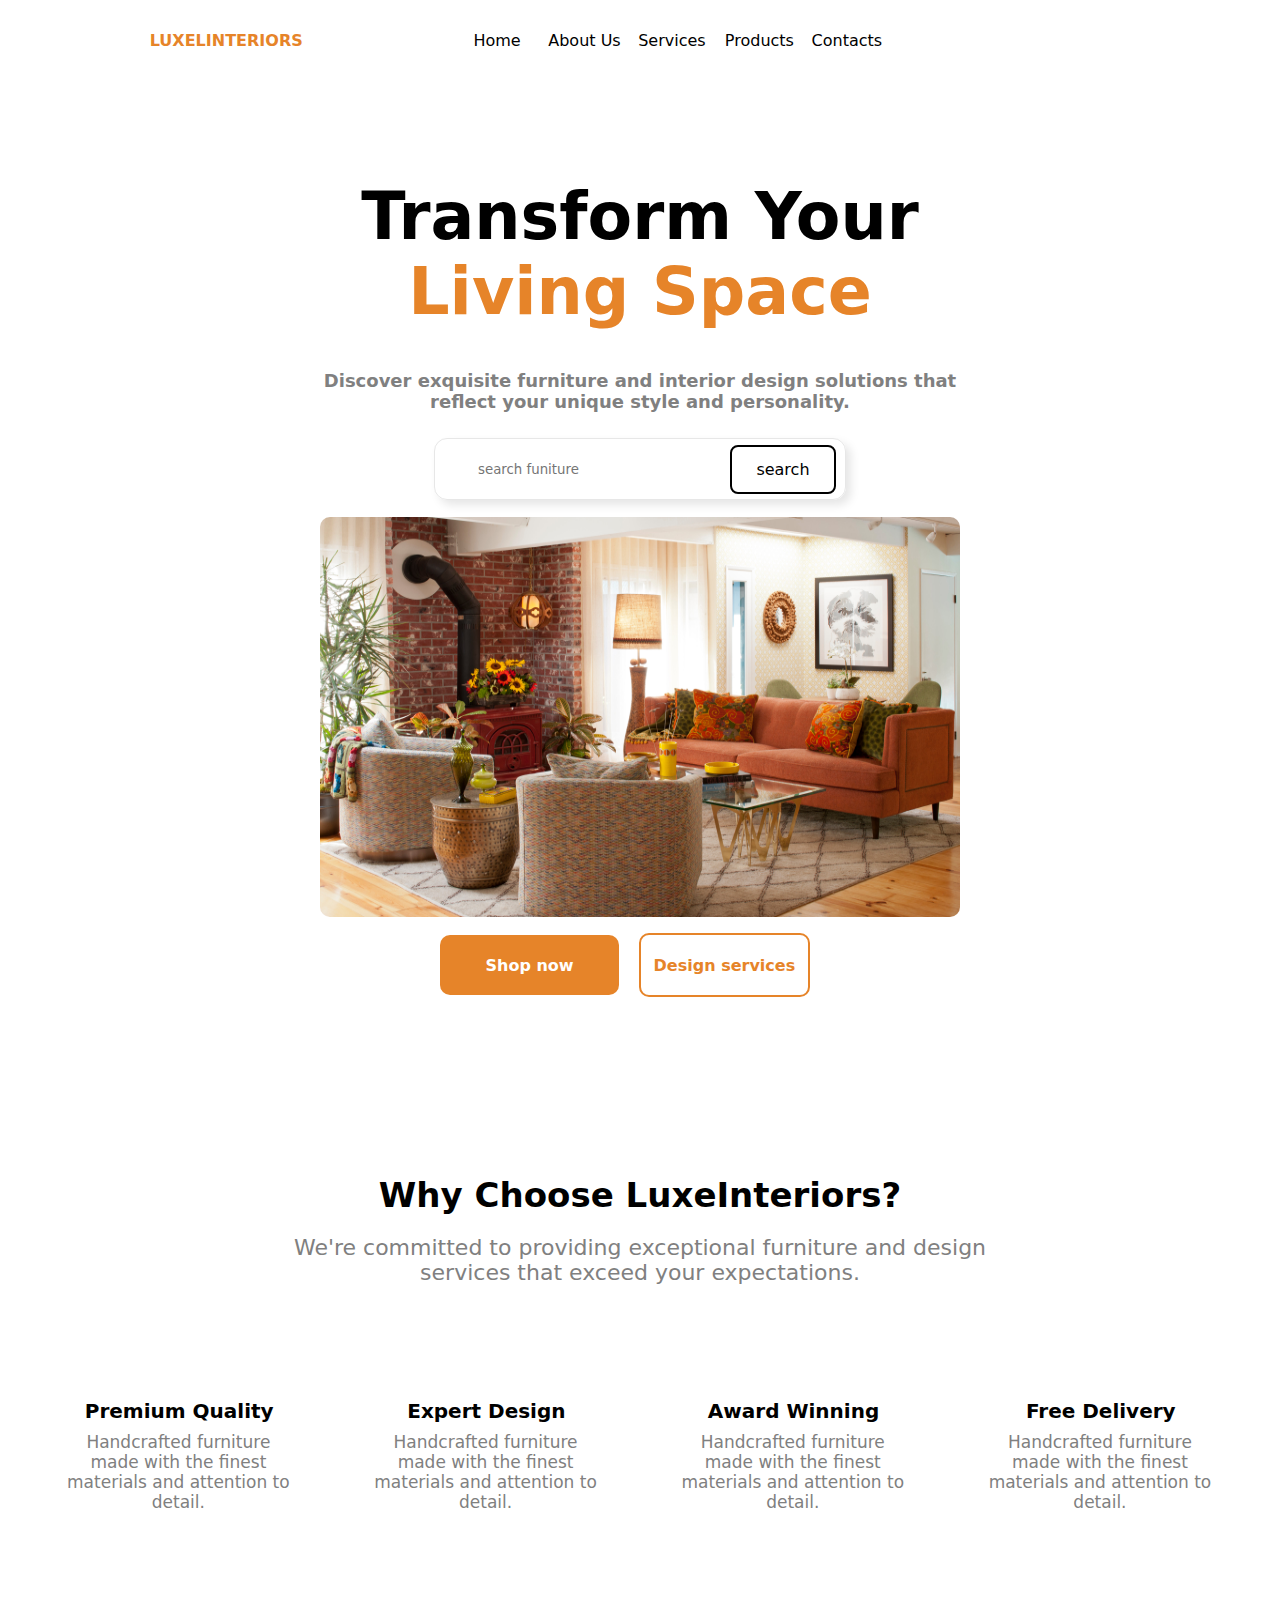
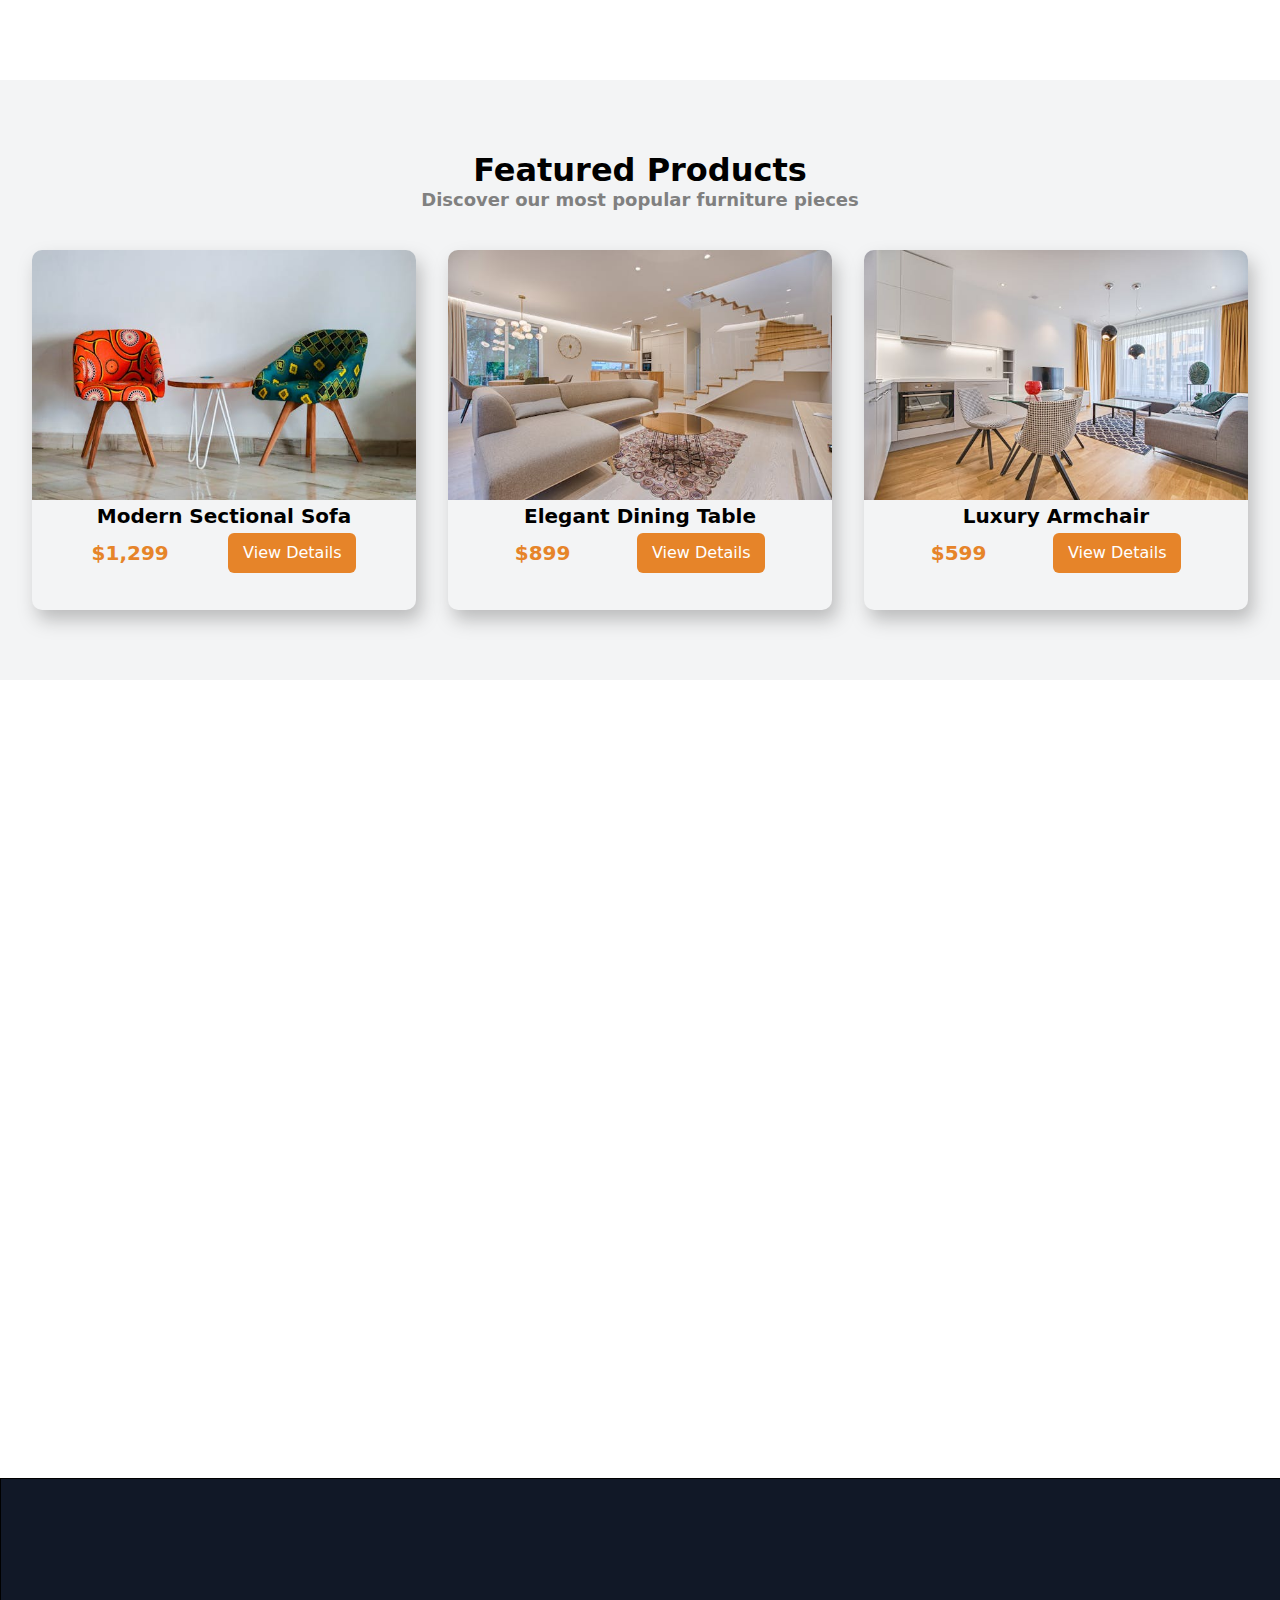
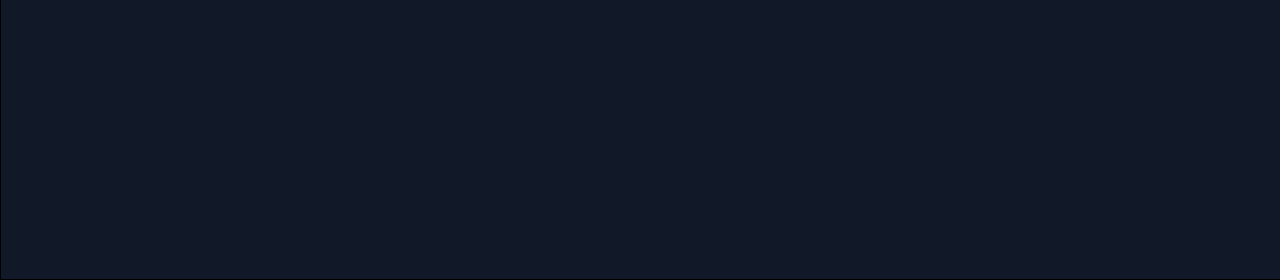
<file: index.html>
<!DOCTYPE html>
<html lang="en">
<head>
    <meta charset="UTF-8">
    <meta name="viewport" content="width=device-width, initial-scale=1.0">
    <title>LUXELINTERIORS</title>
    <link rel='stylesheet' href='https://cdn-uicons.flaticon.com/3.0.0/uicons-bold-rounded/css/uicons-bold-rounded.css'>
    <link rel='stylesheet' href='https://cdn-uicons.flaticon.com/3.0.0/uicons-solid-straight/css/uicons-solid-straight.css'>
    <link rel="stylesheet" href="index.css">
    <link rel='stylesheet' href='https://cdn-uicons.flaticon.com/3.0.0/uicons-regular-straight/css/uicons-regular-straight.css'>
    <link rel='stylesheet' href='https://cdn-uicons.flaticon.com/3.0.0/uicons-regular-rounded/css/uicons-regular-rounded.css'>
    <link rel='stylesheet' href='https://cdn-uicons.flaticon.com/3.0.0/uicons-thin-chubby/css/uicons-thin-chubby.css'>
</head>
<body>
    <!-- This is the header of the webpage, it contains the nav bar and the logo-->
    <header>
        <!-- This contains the navigation menu (the logo, the homepage link and the cart link)-->
        <nav>
            <!-- The logo-->
            <div class="logo">
                <i class="fi fi-ss-home"></i>
                <p>LUXELINTERIORS</p>
            </div>
            <!-- This contains the homepage, aboutus, services, products and contacts links-->
            <div class="nav_link1">
                <a href="index.html">Home</a>
                <a href="">About Us</a>
                <a href="">Services</a>
                <a href="">Products</a>
                <a href="">Contacts</a>
            </div>
            <div class="nav_link2">
                <a href="#" title="Cart"><i class="fi fi-br-shopping-cart"></i></a>
                <a href="" title="Sign up"><i class="fi fi-br-user"></i></a>
            </div>
        </nav>
    </header>
    <section>
        <div class="main_div">
            <div class="main_title">
                <p class="title_1">Transform Your</p>
                <p class="title_2">Living Space</p>
            </div>
            <p class="subtitle">Discover exquisite furniture and interior design solutions that reflect your unique style and personality.</p>
            <div class="main_search_bar">
                <div>
                    <div class="search_icon">
                        <i class="fi fi-tc-search"></i>
                    </div>
                    <input type="search" class="search_bar" placeholder="search funiture">
                    <a href="" class="search_btn">search</a>
                </div>
            </div>
            <img src="Images/home page main image.jpg" alt="" class="main_img">
            <div class="main_links">
                <a href="" class="shop_now">
                    Shop now
                    <span><i class="fi fi-rr-arrow-right"></i></span>
                </a>
                <a href="" class="design_services">Design services</a>
            </div>
        </div>
        <!-- Ths conains the why choose us reasons, and their respective information-->
        <div class="why_choose_us">
            <div class="why_choose_heading">
                <p class="choose_title1">Why Choose LuxeInteriors?</p>
                <p class="choose_title2">We're committed to providing exceptional furniture and design services that exceed your expectations.</p>
            </div>
            <div class="reasons_container">
                <div class="reasons_div">
                    <i class="fi fi-br-star"></i>
                    <div class="reasons_heading">Premium Quality</div>
                    <p class="reasons_info">Handcrafted furniture made with the finest materials and attention to detail.</p>
                </div>
                <div class="reasons_div">
                    <i class="fi fi-rr-users"></i>
                    <div class="reasons_heading">Expert Design</div>
                    <p class="reasons_info">Handcrafted furniture made with the finest materials and attention to detail.</p>
                </div>
                <div class="reasons_div">
                    <i class="fi fi-rr-badge"></i>
                    <div class="reasons_heading">Award Winning</div>
                    <p class="reasons_info">Handcrafted furniture made with the finest materials and attention to detail.</p>
                </div>
                <div class="reasons_div">
                    <i class="fi fi-rs-truck-side"></i>
                    <div class="reasons_heading">Free Delivery</div>
                    <p class="reasons_info">Handcrafted furniture made with the finest materials and attention to detail.</p>
                </div>
            </div>
        </div>
        <!-- This contains the featured products and the headings-->
        <div class="Featured_products">
            <div class="features_heading">
                <p class="features_title1">Featured Products</p>
                <p class="features_title2">Discover our most popular furniture pieces</p>
            </div>
            <div class="products_div">
                <div class="products">
                    <img src="Images/modern sectional sofa for home page.jpeg" alt="" class="product_img">
                    <p class="product_name">Modern Sectional Sofa</p>
                    <div>
                        <p class="price_tag">$1,299</p>
                        <a href="" class="view_details">View Details</a>
                    </div>
                </div>
                <div class="products">
                    <img src="Images/elegant palor table and chair for homepage.jpeg" alt="" class="product_img">
                    <p class="product_name">Elegant Dining Table</p>
                    <div>
                        <p class="price_tag">$899</p>
                        <a href="" class="view_details">View Details</a>
                    </div>
                </div>
                <div class="products">
                    <img src="Images/luxury arm page for homepage.jpeg" alt="" class="product_img">
                    <p class="product_name">Luxury Armchair</p>
                    <div>
                        <p class="price_tag">$599</p>
                        <a href="" class="view_details">View Details</a>
                    </div>
                </div>
            </div>
        </div>
    </section>
    <footer></footer>
</body>
</html>
</file>
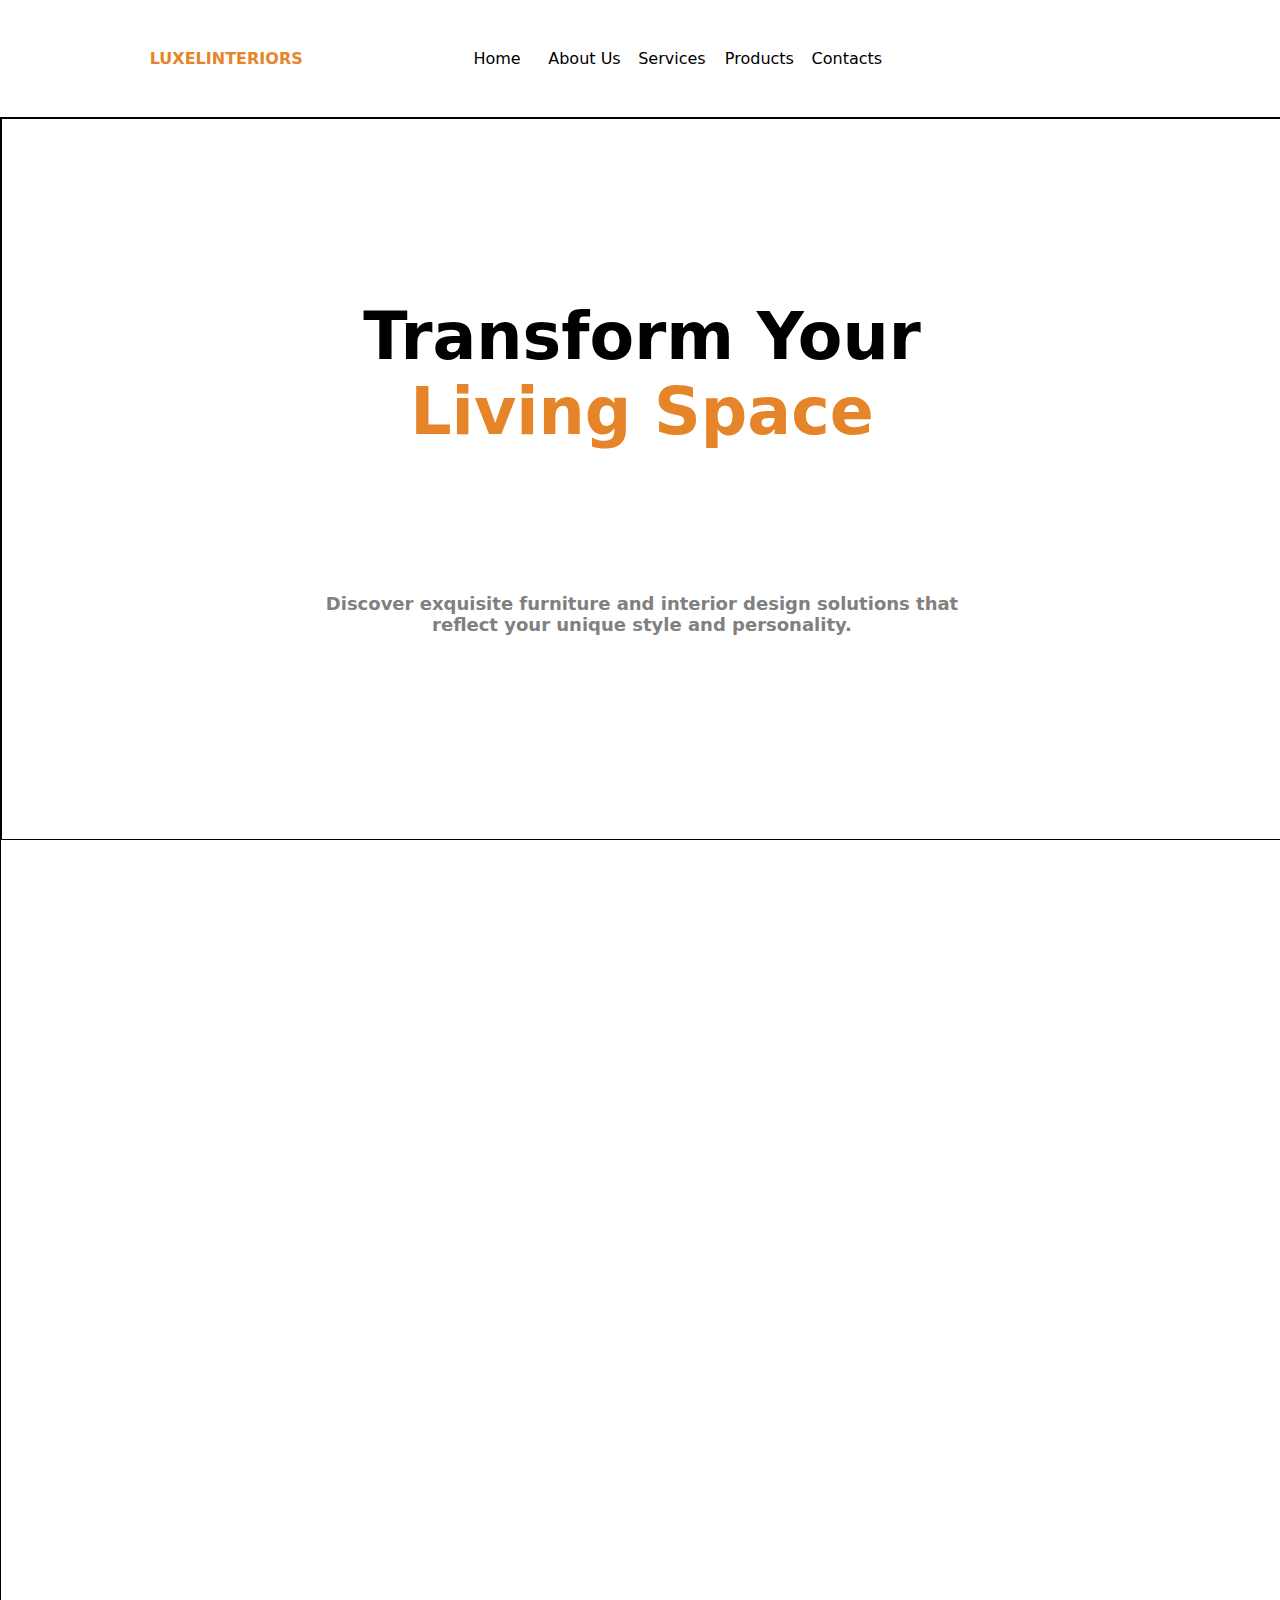
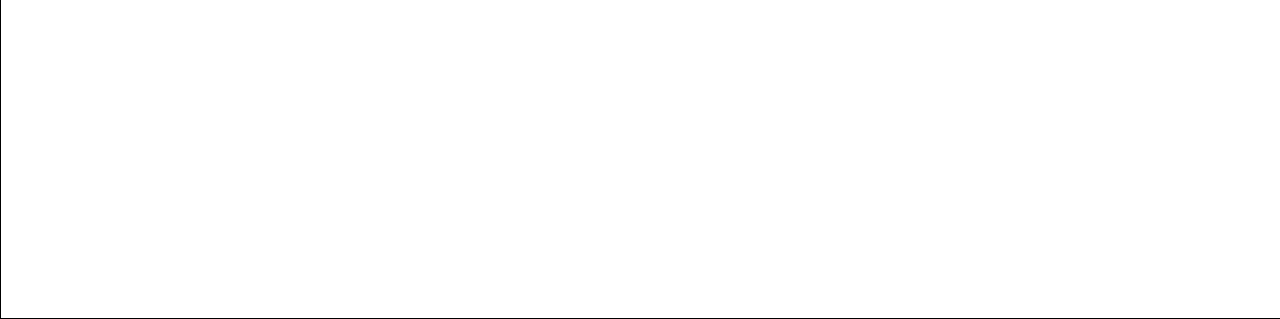
<file: Stylesheets/index.html>
<!DOCTYPE html>
<html lang="en">
<head>
    <meta charset="UTF-8">
    <meta name="viewport" content="width=device-width, initial-scale=1.0">
    <title>LUXELINTERIORS</title>
    <link rel='stylesheet' href='https://cdn-uicons.flaticon.com/3.0.0/uicons-bold-rounded/css/uicons-bold-rounded.css'>
    <link rel='stylesheet' href='https://cdn-uicons.flaticon.com/3.0.0/uicons-solid-straight/css/uicons-solid-straight.css'>
    <link rel="stylesheet" href="index.css">
</head>
<body>
    <!-- This is the header of the webpage, it contains the nav bar and the logo-->
    <header>
        <!-- This contains the navigation menu (the logo, the homepage link and the cart link)-->
        <nav>
            <!-- The logo-->
            <div class="logo">
                <i class="fi fi-ss-home"></i>
                <p>LUXELINTERIORS</p>
            </div>
            <!-- This contains the homepage, aboutus, services, products and contacts links-->
            <div class="nav_link1">
                <a href="index.html">Home</a>
                <a href="">About Us</a>
                <a href="">Services</a>
                <a href="">Products</a>
                <a href="">Contacts</a>
            </div>
            <div class="nav_link2">
                <a href="#" title="Cart"><i class="fi fi-br-shopping-cart"></i></a>
                <a href="" title="Sign up"><i class="fi fi-br-user"></i></a>
            </div>
        </nav>
    </header>
    <section>
        <div class="main_div">
            <div class="main_title">
                <p class="title_1">Transform Your</p>
                <p class="title_2">Living Space</p>
            </div>
            <p class="subtitle">Discover exquisite furniture and interior design solutions that reflect your unique style and personality.</p>
        </div>
    </section>
    <footer></footer>
</body>
</html>
</file>
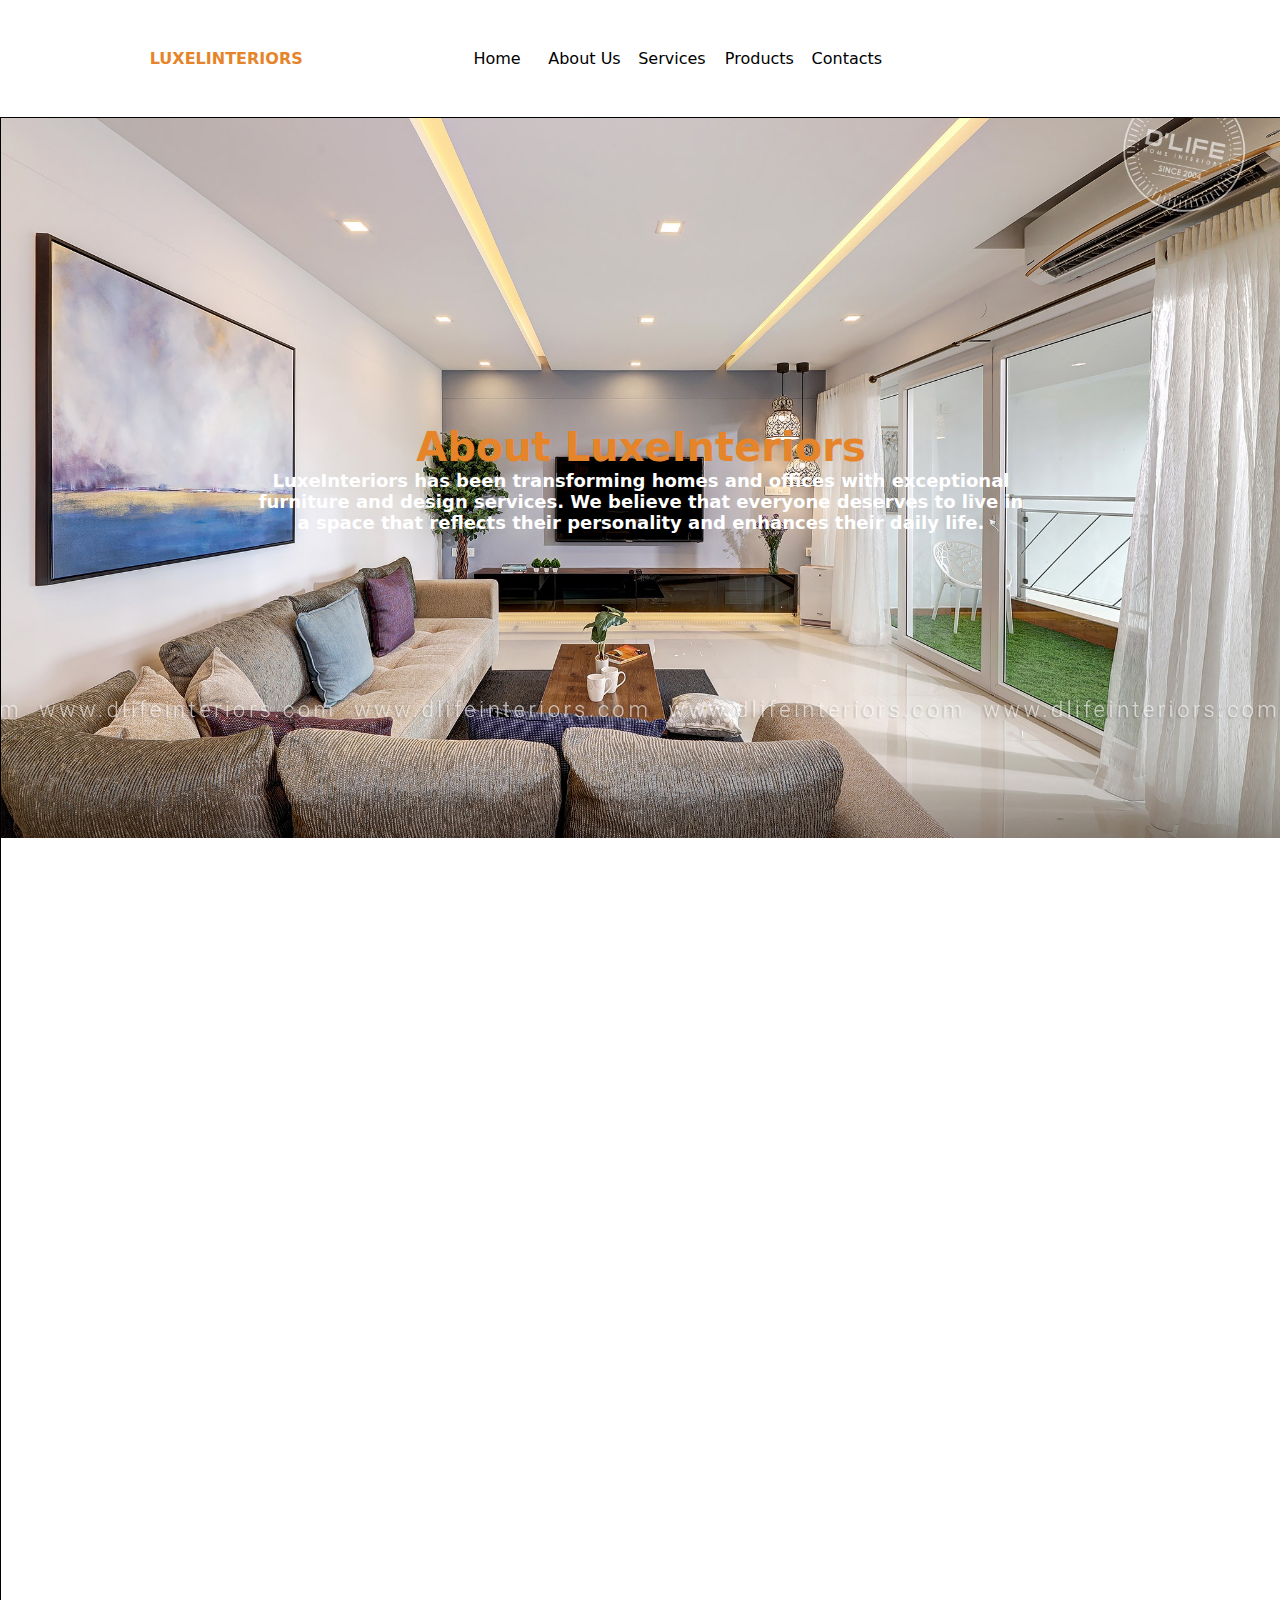
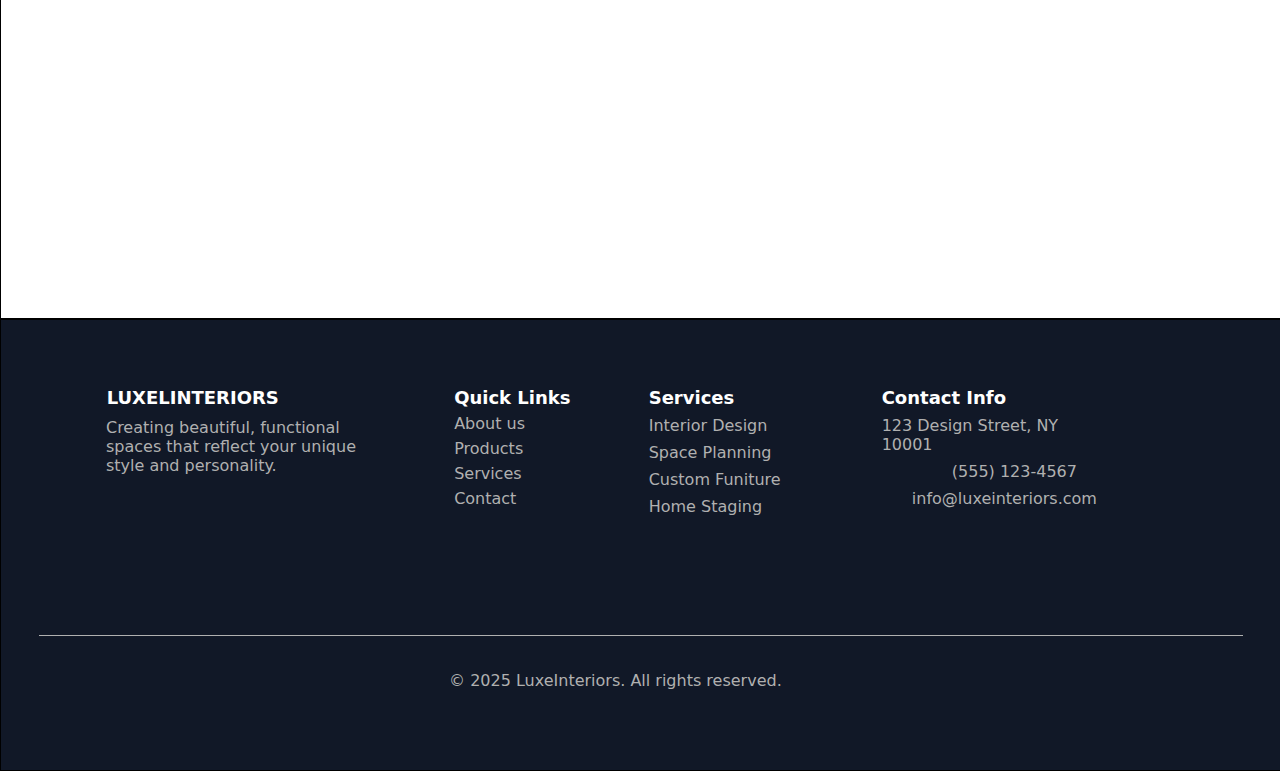
<file: About-us.html>
<!DOCTYPE html>
<html lang="en">
<head>
    <meta charset="UTF-8">
    <meta name="viewport" content="width=device-width, initial-scale=1.0">
    <title>LUXELINTERIORS</title>
    <link rel="stylesheet" href="About-us.css">
    <link rel='stylesheet' href='https://cdn-uicons.flaticon.com/3.0.0/uicons-bold-straight/css/uicons-bold-straight.css'>
    <link rel='stylesheet' href='https://cdn-uicons.flaticon.com/3.0.0/uicons-brands/css/uicons-brands.css'>
    <link rel='stylesheet' href='https://cdn-uicons.flaticon.com/3.0.0/uicons-bold-rounded/css/uicons-bold-rounded.css'>
    <link rel='stylesheet' href='https://cdn-uicons.flaticon.com/3.0.0/uicons-solid-straight/css/uicons-solid-straight.css'>
    <link rel='stylesheet' href='https://cdn-uicons.flaticon.com/3.0.0/uicons-regular-straight/css/uicons-regular-straight.css'>
    <link rel='stylesheet' href='https://cdn-uicons.flaticon.com/3.0.0/uicons-regular-rounded/css/uicons-regular-rounded.css'>
    <link rel='stylesheet' href='https://cdn-uicons.flaticon.com/3.0.0/uicons-thin-chubby/css/uicons-thin-chubby.css'>
</head>
<body>
    <!-- This is the header of the webpage, it contains the nav bar and the logo-->
    <header>
        <!-- This contains the navigation menu (the logo, the homepage link and the cart link)-->
        <nav>
            <!-- The logo-->
            <div class="logo">
                <i class="fi fi-ss-home"></i>
                <p>LUXELINTERIORS</p>
            </div>
            <!-- This contains the homepage, aboutus, services, products and contacts links-->
            <div class="nav_link1">
                <a href="index.html">Home</a>
                <a href="About-us.html">About Us</a>
                <a href="">Services</a>
                <a href="">Products</a>
                <a href="">Contacts</a>
            </div>
            <div class="nav_link2">
                <a href="#" title="Cart"><i class="fi fi-br-shopping-cart"></i></a>
                <a href="" title="Sign up"><i class="fi fi-br-user"></i></a>
            </div>
        </nav>
    </header>
    <section>
        <div class="main_div">
            <div class="main_title">About LuxeInteriors</div>
            <div class="main_summary"> LuxeInteriors has been transforming homes and offices with exceptional furniture and design services. We believe that everyone deserves to live in a space that reflects their personality and enhances their daily life.</div>
        </div>
    </section>
    <footer>
        <div class="footer_1">
            <div class="footer_logo_div">
                <div class="footer_logo">
                    <i class="fi fi-ss-home"></i>
                    <p>LUXELINTERIORS</p>
                </div>
                <div class="footer_info">Creating beautiful, functional spaces that reflect your unique style and personality.</div>
                <div class="footer_socials">
                    <a href="https://www.facebook.com"><i class="fi fi-brands-facebook"></i></a>
                    <a href="https://www.instagram.com/"><i class="fi fi-brands-instagram"></i></a>
                    <a href="https://www.x.com/"><i class="fi fi-brands-twitter-alt"></i></a>
                </div>
            </div>
            <div class="quick_links">
                <p>Quick Links</p>
                <div>
                    <a href="">About us</a>
                    <a href="">Products</a>
                    <a href="">Services</a>
                    <a href="">Contact</a>
                </div>
            </div>
            <div class="footer_services">
                <p>Services</p>
                <div>
                    <p>Interior Design</p>
                    <p>Space Planning</p>
                    <p>Custom Funiture</p>
                    <p>Home Staging</p>
                </div>
            </div>
            <div class="contact_info">
                <p>Contact Info</p>
                <div>
                    <p><i class="fi fi-bs-marker"></i>123 Design Street, NY 10001</p>
                    <p><i class="fi fi-rr-phone-flip"></i>(555) 123-4567</p>
                    <p><i class="fi fi-br-envelope"></i>info@luxeinteriors.com</p>
                </div>
            </div>
        </div>
        <div class="footer_2">
            <p>© 2025 LuxeInteriors. All rights reserved.</p>
        </div>
    </footer>
</body>
</html>
</file>
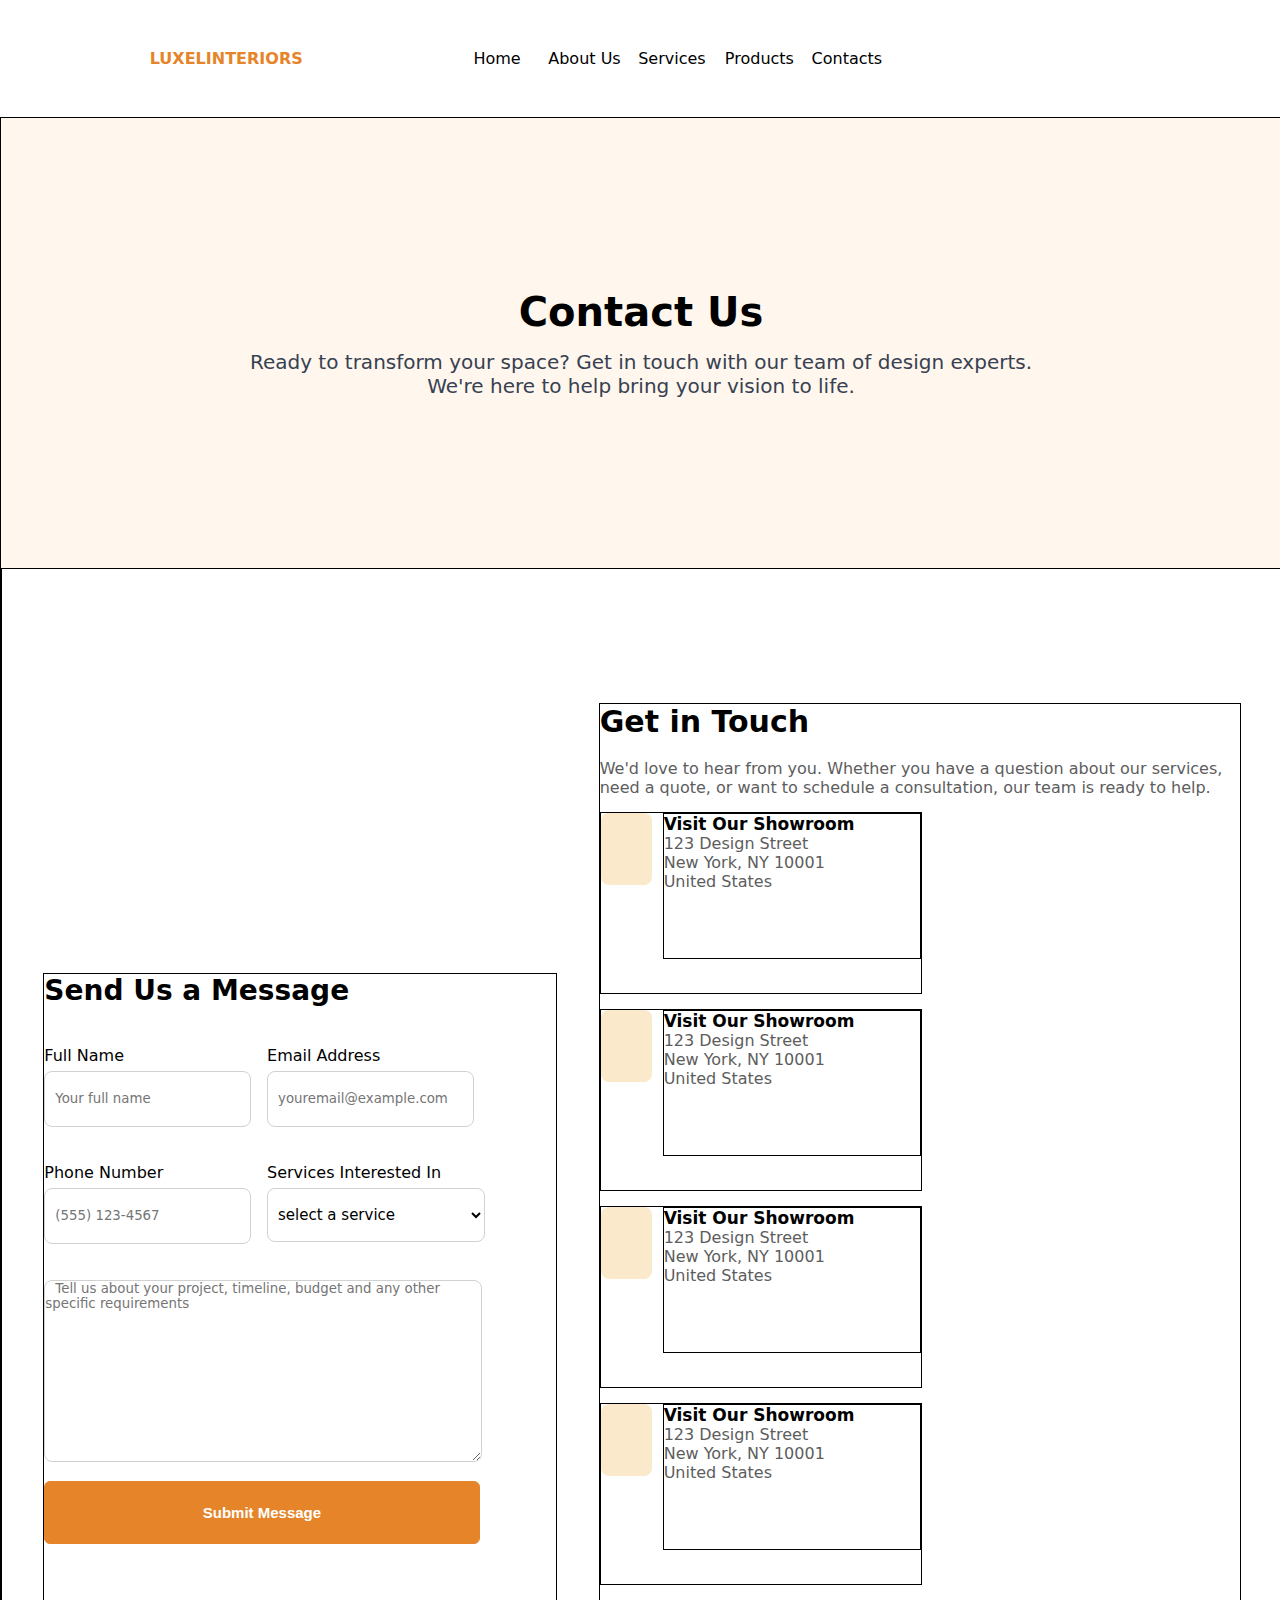
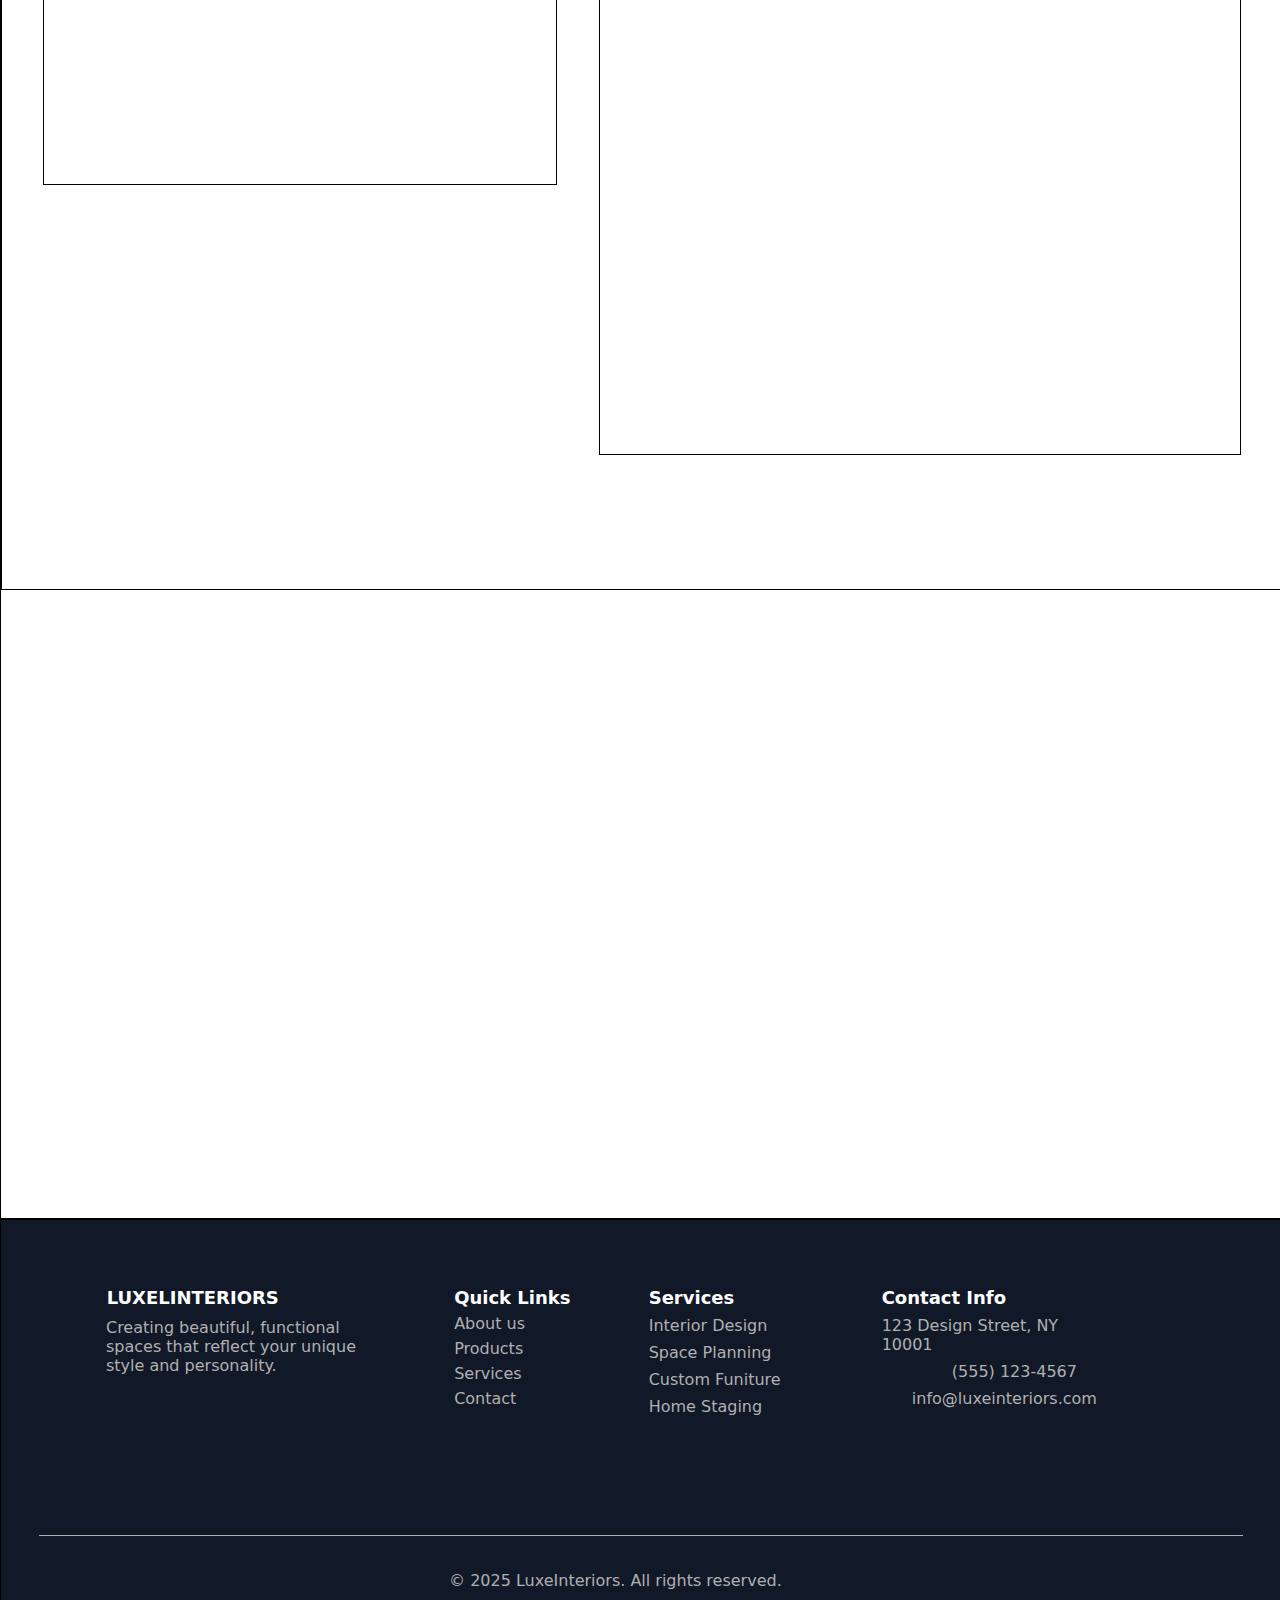
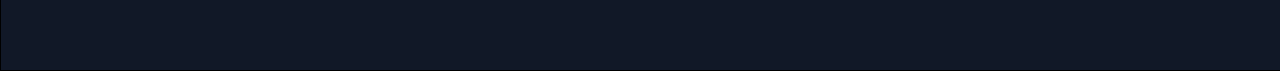
<file: contact.html>
<!DOCTYPE html>
<html lang="en">
<head>
    <meta charset="UTF-8">
    <meta name="viewport" content="width=device-width, initial-scale=1.0">
    <title>LUXELINTERIORS</title>
    <link rel="stylesheet" href="contact.css">
    <link rel='stylesheet' href='https://cdn-uicons.flaticon.com/3.0.0/uicons-bold-straight/css/uicons-bold-straight.css'>
    <link rel='stylesheet' href='https://cdn-uicons.flaticon.com/3.0.0/uicons-brands/css/uicons-brands.css'>
    <link rel='stylesheet' href='https://cdn-uicons.flaticon.com/3.0.0/uicons-bold-rounded/css/uicons-bold-rounded.css'>
    <link rel='stylesheet' href='https://cdn-uicons.flaticon.com/3.0.0/uicons-solid-straight/css/uicons-solid-straight.css'>
     <link rel='stylesheet' href='https://cdn-uicons.flaticon.com/3.0.0/uicons-regular-straight/css/uicons-regular-straight.css'>
    <link rel='stylesheet' href='https://cdn-uicons.flaticon.com/3.0.0/uicons-regular-rounded/css/uicons-regular-rounded.css'>
    <link rel='stylesheet' href='https://cdn-uicons.flaticon.com/3.0.0/uicons-thin-chubby/css/uicons-thin-chubby.css'>
</head>
<body>
    <!-- This is the header of the webpage, it contains the nav bar and the logo-->
    <header>
        <!-- This contains the navigation menu (the logo, the homepage link and the cart link)-->
        <nav>
            <!-- The logo-->
            <div class="logo">
                <i class="fi fi-ss-home"></i>
                <p>LUXELINTERIORS</p>
            </div>
            <!-- This contains the homepage, aboutus, services, products and contacts links-->
            <div class="nav_link1">
                <a href="index.html">Home</a>
                <a href="About-us.html">About Us</a>
                <a href="services.html">Services</a>
                <a href="products.html">Products</a>
                <a href="contact.html">Contacts</a>
            </div>
            <div class="nav_link2">
                <a href="#" title="Cart"><i class="fi fi-br-shopping-cart"></i></a>
                <a href="" title="Sign up"><i class="fi fi-br-user"></i></a>
            </div>
        </nav>
    </header>
    <section>
        <div class="main_div">
            <div>Contact Us</div>
            <p>Ready to transform your space? Get in touch with our team of design experts. We're here to help bring your vision to life.</p>
        </div>
        <div class="contact_div">
            <div class="send_us_message">
                <div class="send_message_heading">Send Us a Message</div>
                <form action="">
                    <label for="" class="fullname">
                        Full Name <br>
                        <input type="text" placeholder="Your full name" requiredd>
                    </label>
                    <label for="" class="email">
                        Email Address<br>
                        <input type="email" placeholder="youremail@example.com" required>
                    </label><br>
                    <label for="" class="phonenumber">
                        Phone Number<br>
                        <input type="tel" placeholder="(555) 123-4567" required>
                    </label>
                    <label for="" class="services_interested">
                        Services Interested In 
                        <select name="" id="" required>
                            <option value="">select a service</option>
                            <option value="">Design Consultation</option>
                            <option value="">Full Room Design</option>
                            <option value="">Space Planning</option>
                            <option value="">Custom Funiture</option>
                            <option value="">Other</option>
                        </select>
                    </label><br>
                    <textarea name="" id="" placeholder="Tell us about your project, timeline, budget and any other specific requirements" required></textarea><br>
                    <input type="submit" value="Submit Message" class="submit">
                </form>
            </div>
            <div class="get_in_touch">
                <div class="get_in_touch_heading">Get in Touch</div>
                <div class="get_in_touch_summary">We'd love to hear from you. Whether you have a question about our services, need a quote, or want to schedule a consultation, our team is ready to help.</div>
                <div class="showroom">
                    <div class="showroom_icon"><i class="fi fi-rs-marker"></i></div>
                    <div class="showroom_info">
                        <p class="showroom_heading">Visit Our Showroom</p>
                        <div class="showroom_address">
                            <p>123 Design Street</p>
                            <p>New York, NY 10001</p>
                            <p>United States</p>
                        </div>
                    </div>
                </div>
                <div class="showroom">
                    <div class="showroom_icon"><i class="fi fi-rs-marker"></i></div>
                    <div class="showroom_info">
                        <p class="showroom_heading">Visit Our Showroom</p>
                        <div class="showroom_address">
                            <p>123 Design Street</p>
                            <p>New York, NY 10001</p>
                            <p>United States</p>
                        </div>
                    </div>
                </div>
                <div class="showroom">
                    <div class="showroom_icon"><i class="fi fi-rs-marker"></i></div>
                    <div class="showroom_info">
                        <p class="showroom_heading">Visit Our Showroom</p>
                        <div class="showroom_address">
                            <p>123 Design Street</p>
                            <p>New York, NY 10001</p>
                            <p>United States</p>
                        </div>
                    </div>
                </div>
                <div class="showroom">
                    <div class="showroom_icon"><i class="fi fi-rs-marker"></i></div>
                    <div class="showroom_info">
                        <p class="showroom_heading">Visit Our Showroom</p>
                        <div class="showroom_address">
                            <p>123 Design Street</p>
                            <p>New York, NY 10001</p>
                            <p>United States</p>
                        </div>
                    </div>
                </div>
                <div class="show"></div>
            </div>
        </div>
    </section>
     <footer>
        <div class="footer_1">
            <div class="footer_logo_div">
                <div class="footer_logo">
                    <i class="fi fi-ss-home"></i>
                    <p>LUXELINTERIORS</p>
                </div>
                <div class="footer_info">Creating beautiful, functional spaces that reflect your unique style and personality.</div>
                <div class="footer_socials">
                    <a href="https://www.facebook.com" target="_blank"><i class="fi fi-brands-facebook"></i></a>
                    <a href="https://www.instagram.com/" target="_blank"><i class="fi fi-brands-instagram"></i></a>
                    <a href="https://www.x.com/" target="_blank"><i class="fi fi-brands-twitter-alt"></i></a>
                </div>
            </div>
            <div class="quick_links">
                <p>Quick Links</p>
                <div>
                    <a href="About-us.html">About us</a>
                    <a href="products.html">Products</a>
                    <a href="services.html">Services</a>
                    <a href="contact.html">Contact</a>
                </div>
            </div>
            <div class="footer_services">
                <p>Services</p>
                <div>
                    <p>Interior Design</p>
                    <p>Space Planning</p>
                    <p>Custom Funiture</p>
                    <p>Home Staging</p>
                </div>
            </div>
            <div class="contact_info">
                <p>Contact Info</p>
                <div>
                    <p><i class="fi fi-bs-marker"></i>123 Design Street, NY 10001</p>
                    <p><i class="fi fi-rr-phone-flip"></i>(555) 123-4567</p>
                    <p><i class="fi fi-br-envelope"></i>info@luxeinteriors.com</p>
                </div>
            </div>
        </div>
        <div class="footer_2">
            <p>© 2025 LuxeInteriors. All rights reserved.</p>
        </div>
    </footer>
</body>
</html>
</file>
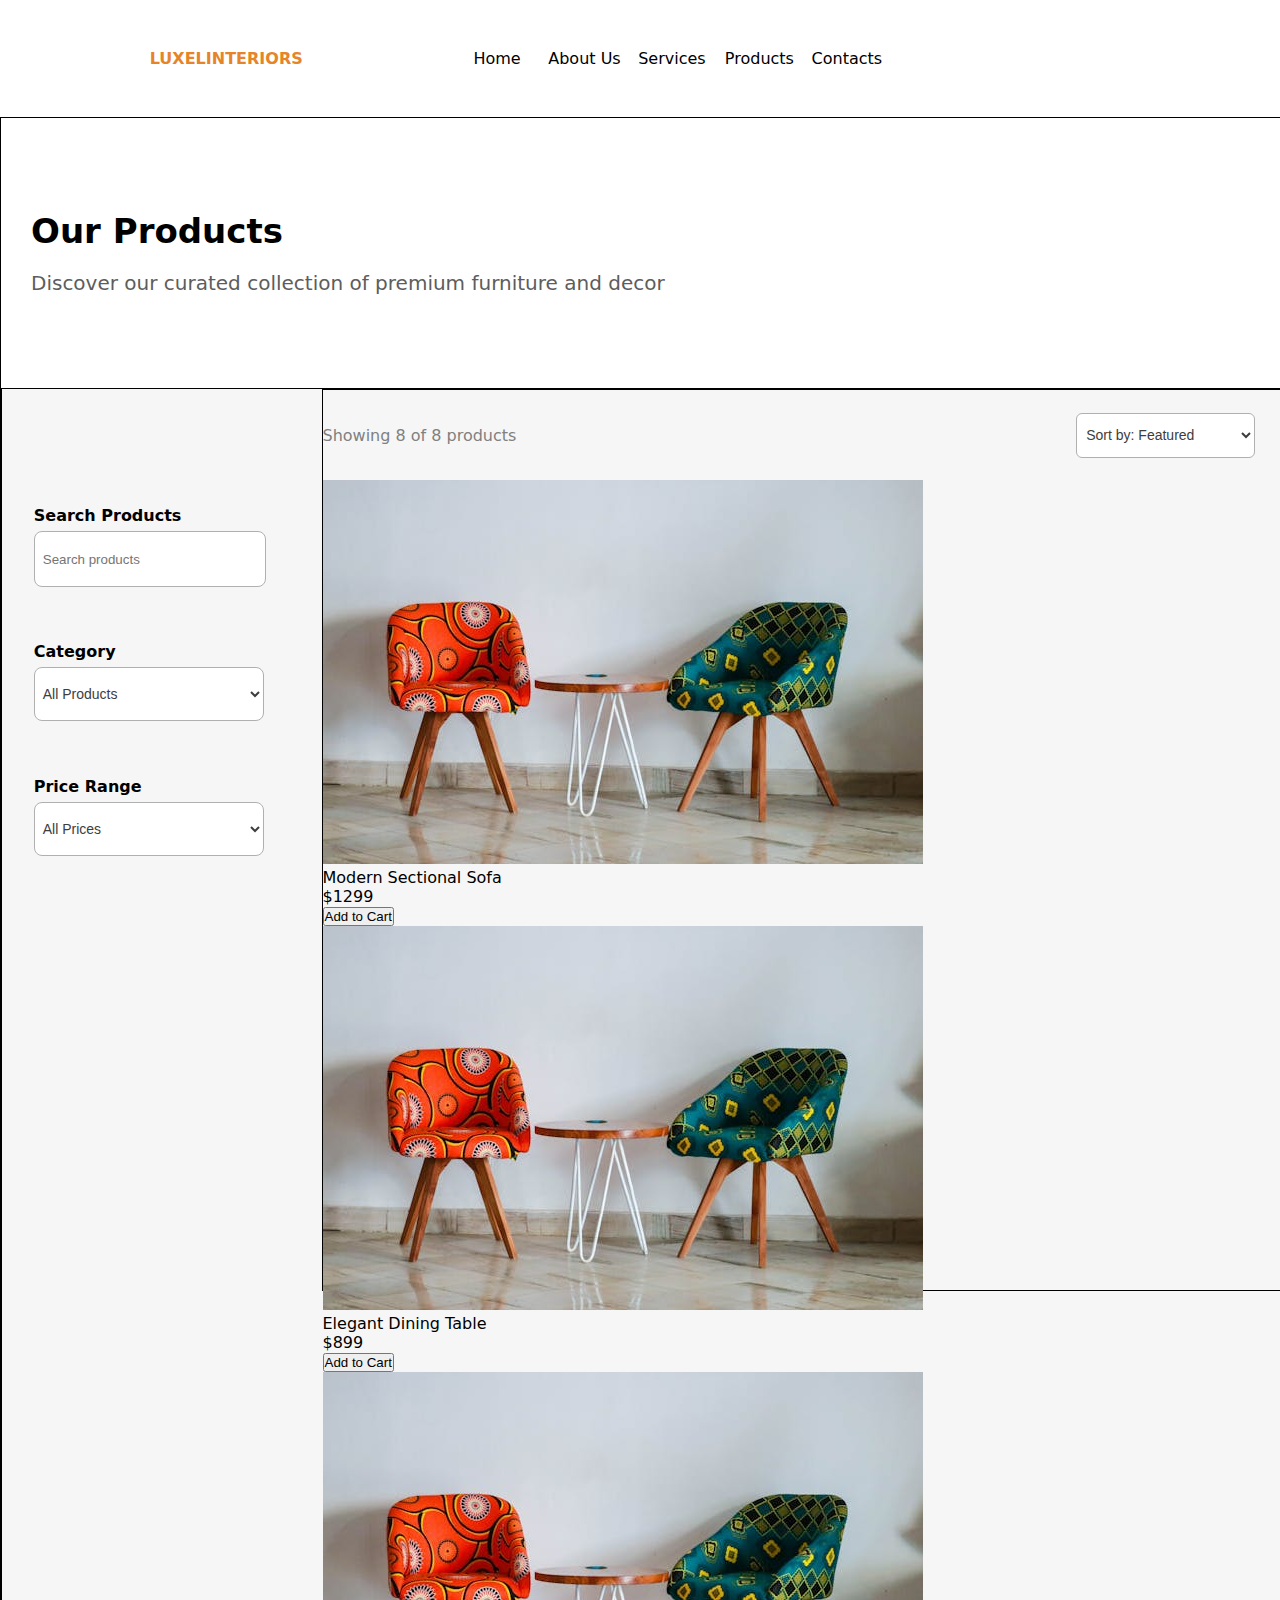
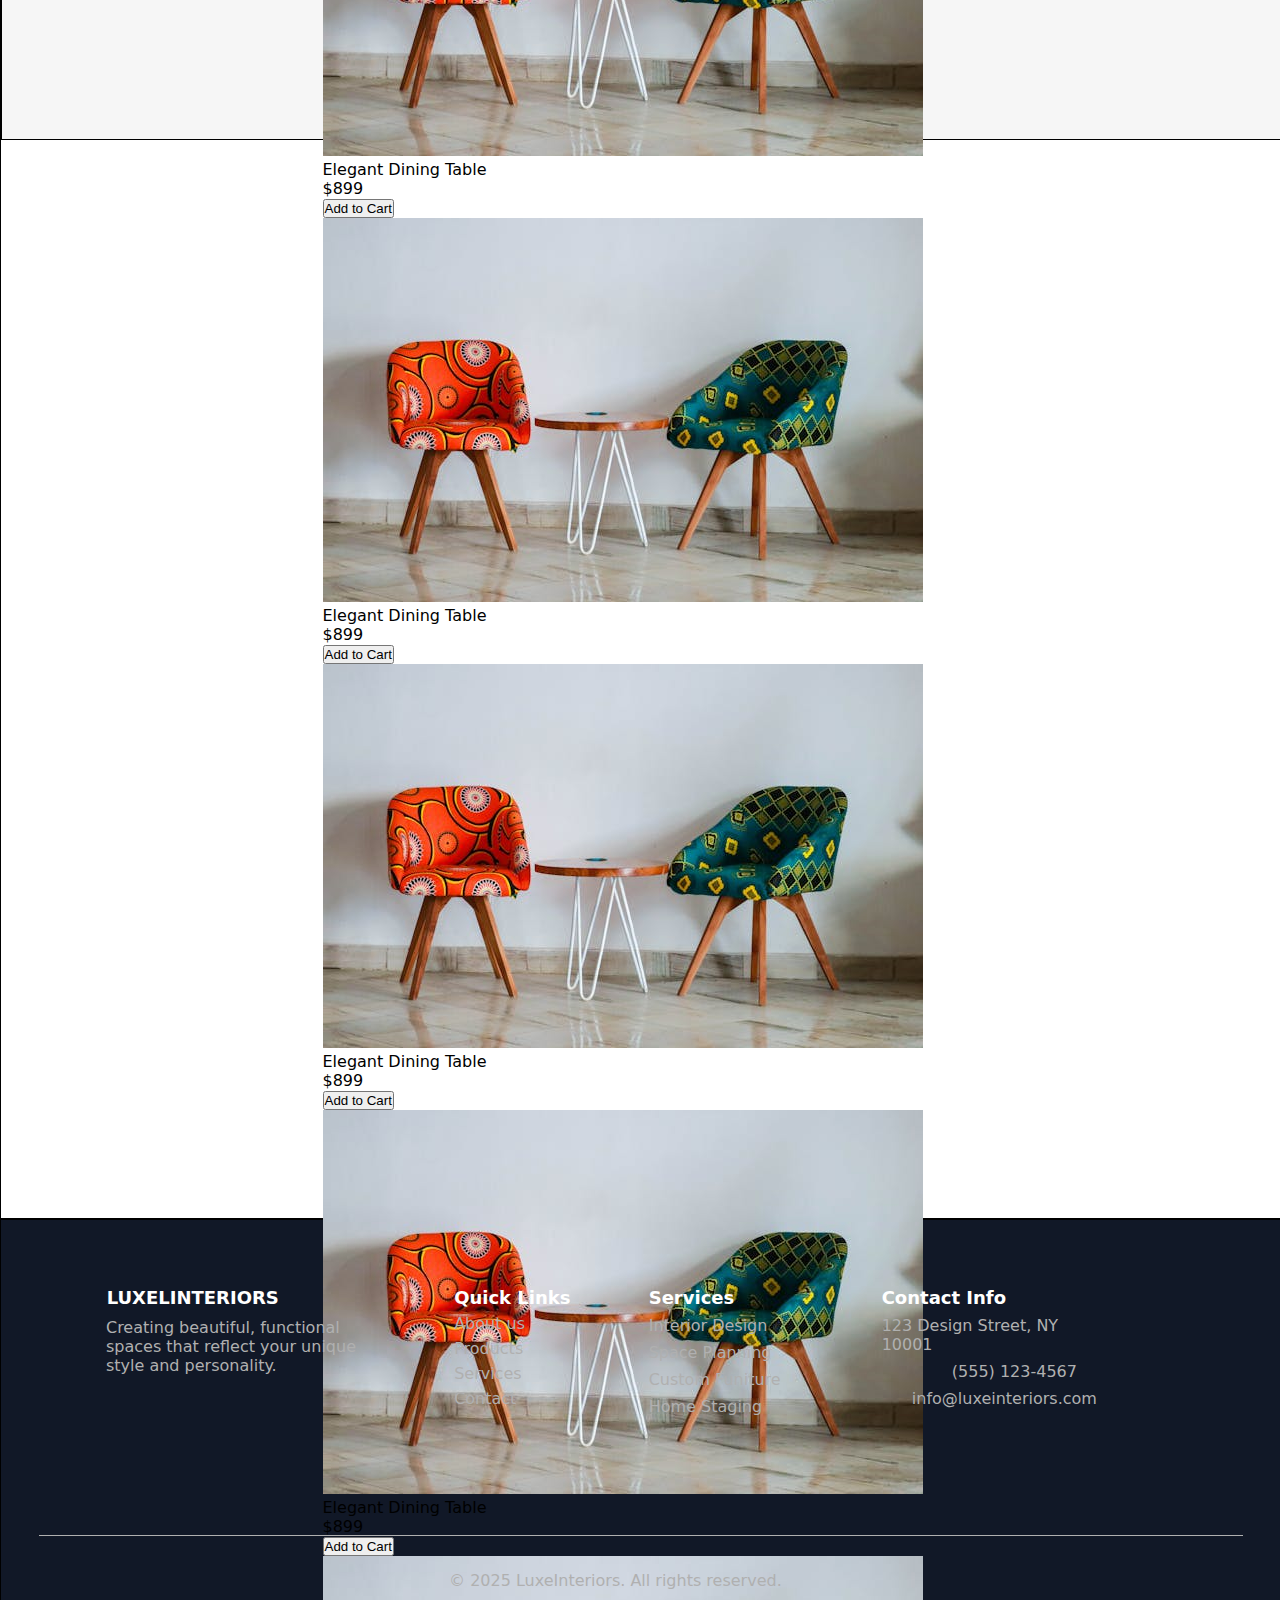
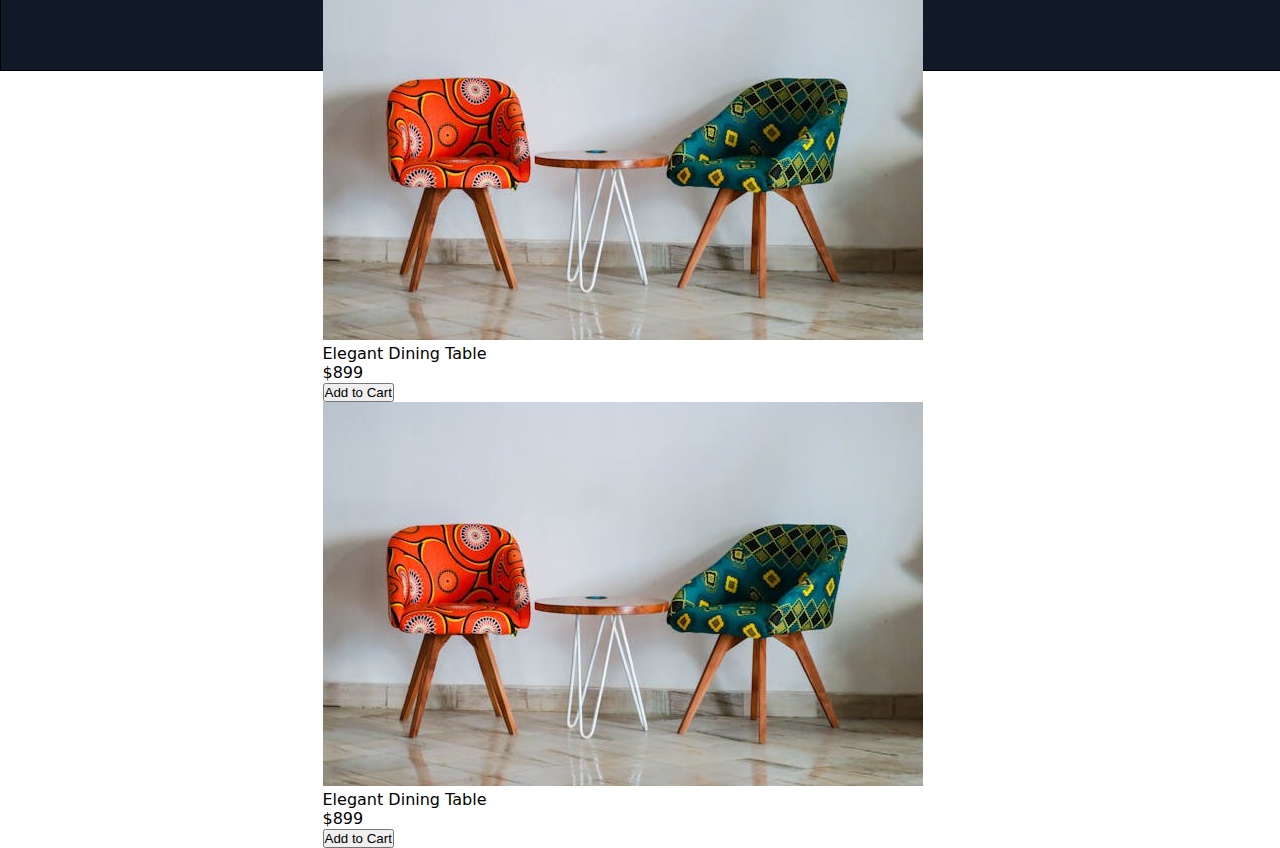
<file: products.html>
<!DOCTYPE html>
<html lang="en">
<head>
    <meta charset="UTF-8">
    <meta name="viewport" content="width=device-width, initial-scale=1.0">
    <title>LUXELINTERIORS</title>
    <link rel="stylesheet" href="products.css">
    <link rel='stylesheet' href='https://cdn-uicons.flaticon.com/3.0.0/uicons-thin-rounded/css/uicons-thin-rounded.css'>
    <link rel='stylesheet' href='https://cdn-uicons.flaticon.com/3.0.0/uicons-solid-rounded/css/uicons-solid-rounded.css'>
    <link rel='stylesheet' href='https://cdn-uicons.flaticon.com/3.0.0/uicons-bold-straight/css/uicons-bold-straight.css'>
    <link rel='stylesheet' href='https://cdn-uicons.flaticon.com/3.0.0/uicons-brands/css/uicons-brands.css'>
    <link rel='stylesheet' href='https://cdn-uicons.flaticon.com/3.0.0/uicons-bold-rounded/css/uicons-bold-rounded.css'>
    <link rel='stylesheet' href='https://cdn-uicons.flaticon.com/3.0.0/uicons-solid-straight/css/uicons-solid-straight.css'>
    <link rel='stylesheet' href='https://cdn-uicons.flaticon.com/3.0.0/uicons-regular-straight/css/uicons-regular-straight.css'>
    <link rel='stylesheet' href='https://cdn-uicons.flaticon.com/3.0.0/uicons-regular-rounded/css/uicons-regular-rounded.css'>
    <link rel='stylesheet' href='https://cdn-uicons.flaticon.com/3.0.0/uicons-thin-chubby/css/uicons-thin-chubby.css'>
</head>
<body>
    <!-- This is the header of the webpage, it contains the nav bar and the logo-->
    <header>
        <!-- This contains the navigation menu (the logo, the homepage link and the cart link)-->
        <nav>
            <!-- The logo-->
            <div class="logo">
                <i class="fi fi-ss-home"></i>
                <p>LUXELINTERIORS</p>
            </div>
            <!-- This contains the homepage, aboutus, services, products and contacts links-->
            <div class="nav_link1">
                <a href="index.html">Home</a>
                <a href="About-us.html">About Us</a>
                <a href="services.html">Services</a>
                <a href="products.html">Products</a>
                <a href="">Contacts</a>
            </div>
            <div class="nav_link2">
                <a href="#" title="Cart"><i class="fi fi-br-shopping-cart"></i></a>
                <a href="" title="Sign up"><i class="fi fi-br-user"></i></a>
            </div>
        </nav>
    </header>
    <section>
        <div class="products_heading">
            <div>Our Products</div>
            <p>Discover our curated collection of premium furniture and decor</p>
        </div>
        <div class="main_products">
            <div class="search_products_container">
                <label for="">
                    <p>Search Products</p>
                    <input type="text" class="search_products_bar" placeholder="Search products">
                </label>
                <label for="">
                    <p>Category</p>
                    <select name="" id="" class="products_category">
                        <option value="">All Products</option>
                        <option value="">Sofas and Sectionals</option>
                        <option value="">Chairs and Recliners</option>
                        <option value="">Tables</option>
                        <option value="">Storage</option>
                        <option value="">Decor</option>
                    </select>
                </label>
                <!-- This label contains the paragragh tag with text "Price range" and a select tag with different price options-->
                <label for="">
                    <p>Price Range</p>
                    <select name="" id="" class="price_range">
                        <option value="">All Prices</option>
                        <option value="">Under #500</option>
                        <option value="">#500 - #1,000</option>
                        <option value="">Over #1,000</option>
                    </select>
                </label>
            </div>
            <div class="showing_products_container">
                <div class="showing_products_heading">
                    <p>Showing 8 of 8 products</p>
                    <label for="">
                        <select name="" id="" class="sort_by_features">
                            <option value="">Sort by: Featured</option>
                            <option value="">Price: High to Low</option>
                            <option value="">Price: Low to High</option>
                            <option value="">Customer Ratings/Likes</option>
                        </select>
                    </label>
                </div>
                <div class="products_container">
                    <div id="ModernSectionalSofa">
                        <img src="Images/modern sectional sofa for home page.jpeg" alt="" class="products_img">
                        <p class="product_name">Modern Sectional Sofa</p>
                        <div class="price_tag">
                            <p>$1299</p>
                            <button>Add to Cart</button>
                        </div>
                    </div>
                    <div id="ElegantDiningTable">
                        <img src="Images/modern sectional sofa for home page.jpeg" alt="" class="products_img">
                        <p class="product_name">Elegant Dining Table</p>
                        <div class="price_tag">
                            <p>$899</p>
                            <button>Add to Cart</button>
                        </div>
                    </div>
                    <div id="">
                         <img src="Images/modern sectional sofa for home page.jpeg" alt="" class="products_img">
                        <p class="product_name">Elegant Dining Table</p>
                        <div class="price_tag">
                            <p>$899</p>
                            <button>Add to Cart</button>
                        </div>
                    </div>
                    <div id="">
                         <img src="Images/modern sectional sofa for home page.jpeg" alt="" class="products_img">
                        <p class="product_name">Elegant Dining Table</p>
                        <div class="price_tag">
                            <p>$899</p>
                            <button>Add to Cart</button>
                        </div>
                    </div>
                    <div id="">
                         <img src="Images/modern sectional sofa for home page.jpeg" alt="" class="products_img">
                        <p class="product_name">Elegant Dining Table</p>
                        <div class="price_tag">
                            <p>$899</p>
                            <button>Add to Cart</button>
                        </div>
                    </div>
                    <div>
                         <img src="Images/modern sectional sofa for home page.jpeg" alt="" class="products_img">
                        <p class="product_name">Elegant Dining Table</p>
                        <div class="price_tag">
                            <p>$899</p>
                            <button>Add to Cart</button>
                        </div>
                    </div>
                    <div>
                         <img src="Images/modern sectional sofa for home page.jpeg" alt="" class="products_img">
                        <p class="product_name">Elegant Dining Table</p>
                        <div class="price_tag">
                            <p>$899</p>
                            <button>Add to Cart</button>
                        </div>
                    </div>
                    <div>
                         <img src="Images/modern sectional sofa for home page.jpeg" alt="" class="products_img">
                        <p class="product_name">Elegant Dining Table</p>
                        <div class="price_tag">
                            <p>$899</p>
                            <button>Add to Cart</button>
                        </div>
                    </div>
                </div>
            </div>
        </div>
    </section>
    <footer>
        <div class="footer_1">
            <div class="footer_logo_div">
                <div class="footer_logo">
                    <i class="fi fi-ss-home"></i>
                    <p>LUXELINTERIORS</p>
                </div>
                <div class="footer_info">Creating beautiful, functional spaces that reflect your unique style and personality.</div>
                <div class="footer_socials">
                    <a href="https://www.facebook.com" target="_blank"><i class="fi fi-brands-facebook"></i></a>
                    <a href="https://www.instagram.com/" target="_blank"><i class="fi fi-brands-instagram"></i></a>
                    <a href="https://www.x.com/" target="_blank"><i class="fi fi-brands-twitter-alt"></i></a>
                </div>
            </div>
            <div class="quick_links">
                <p>Quick Links</p>
                <div>
                    <a href="About-us.html">About us</a>
                    <a href="products.html">Products</a>
                    <a href="services.html">Services</a>
                    <a href="">Contact</a>
                </div>
            </div>
            <div class="footer_services">
                <p>Services</p>
                <div>
                    <p>Interior Design</p>
                    <p>Space Planning</p>
                    <p>Custom Funiture</p>
                    <p>Home Staging</p>
                </div>
            </div>
            <div class="contact_info">
                <p>Contact Info</p>
                <div>
                    <p><i class="fi fi-bs-marker"></i>123 Design Street, NY 10001</p>
                    <p><i class="fi fi-rr-phone-flip"></i>(555) 123-4567</p>
                    <p><i class="fi fi-br-envelope"></i>info@luxeinteriors.com</p>
                </div>
            </div>
        </div>
        <div class="footer_2">
            <p>© 2025 LuxeInteriors. All rights reserved.</p>
        </div>
    </footer>
</body>
</html>
</file>
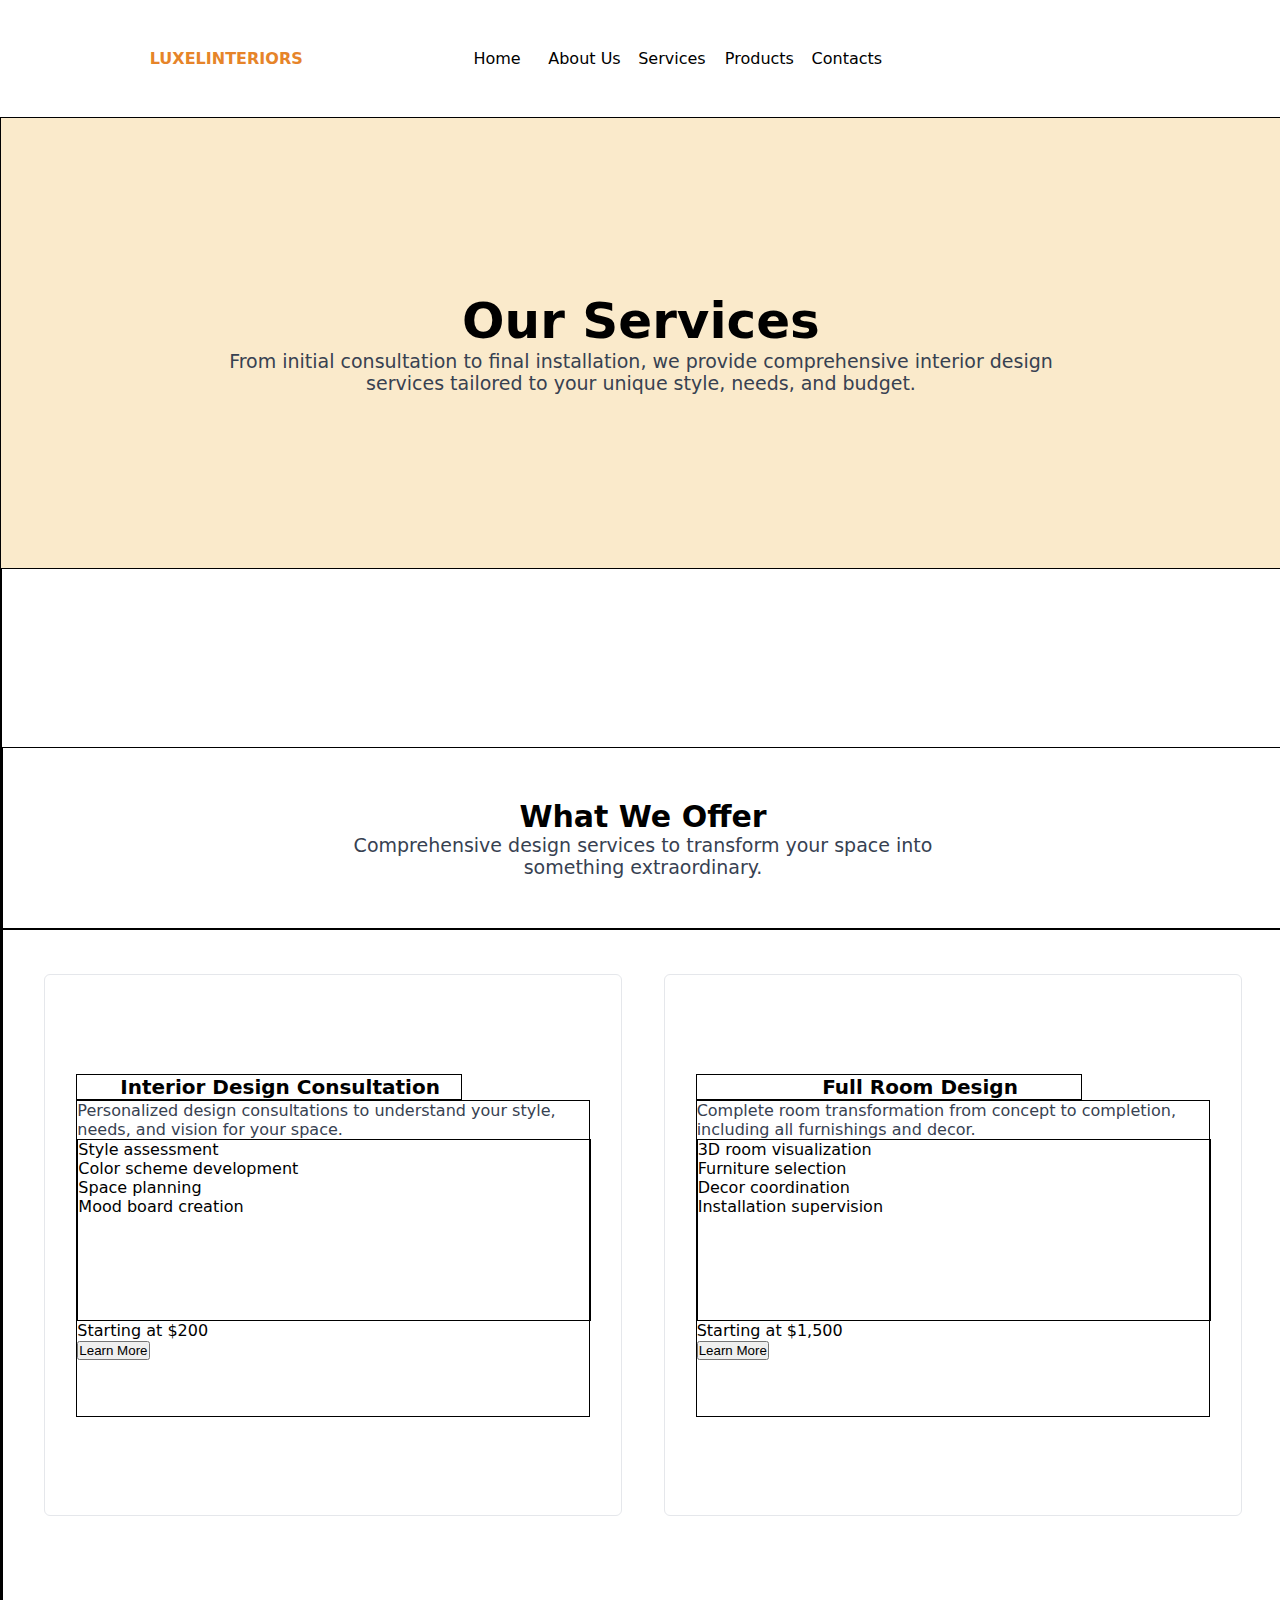
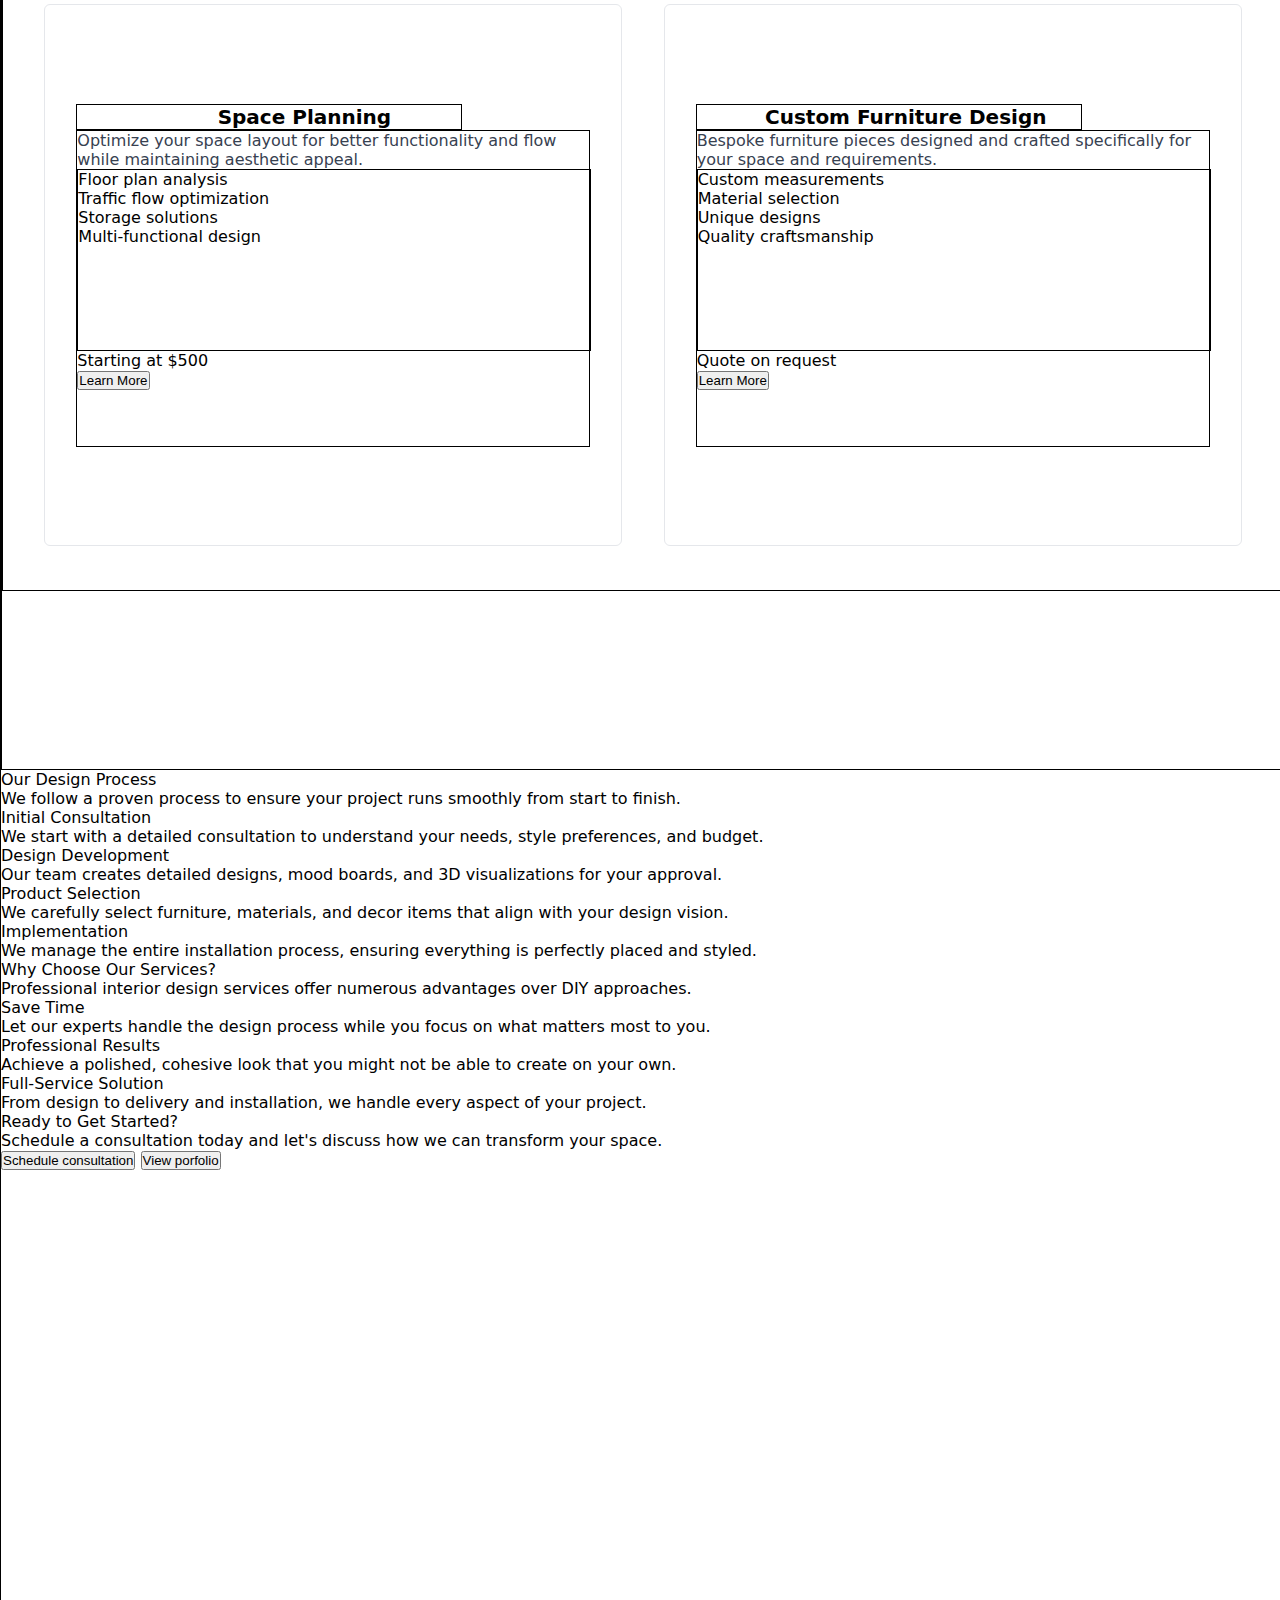
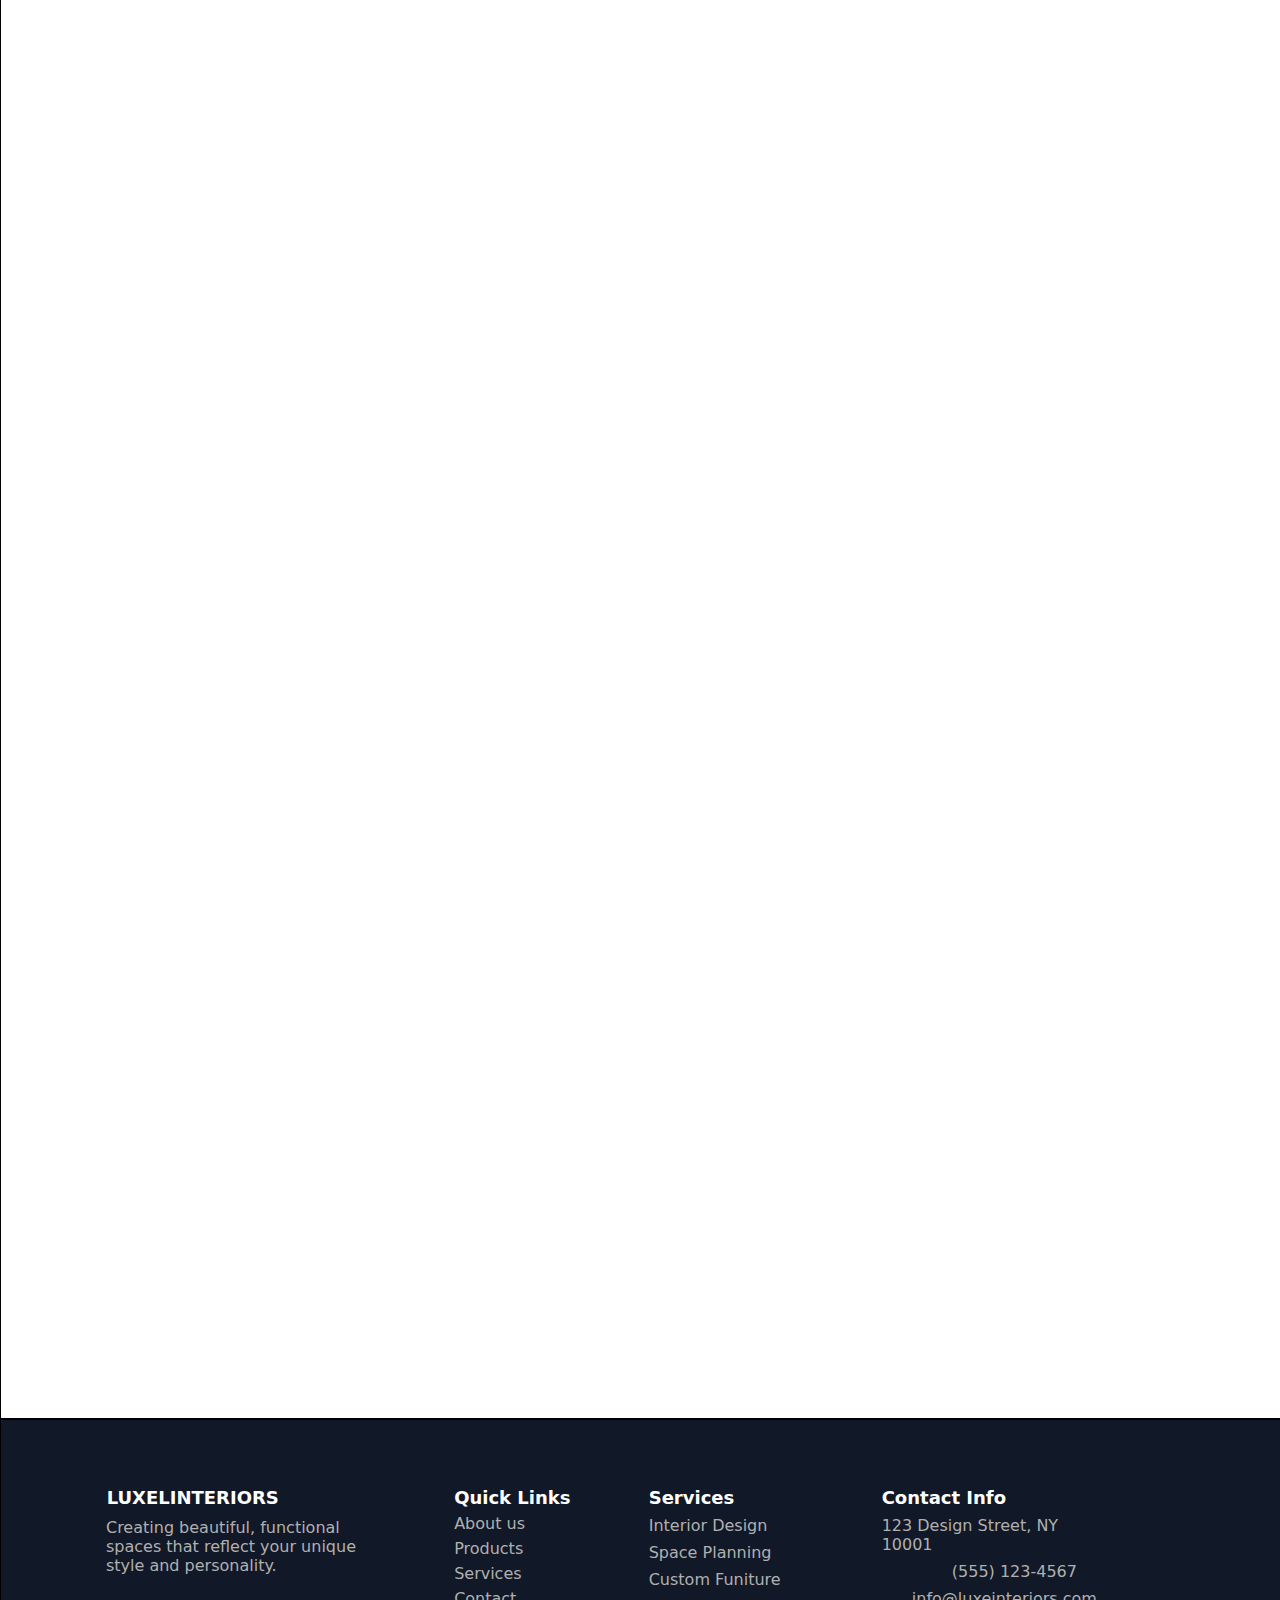
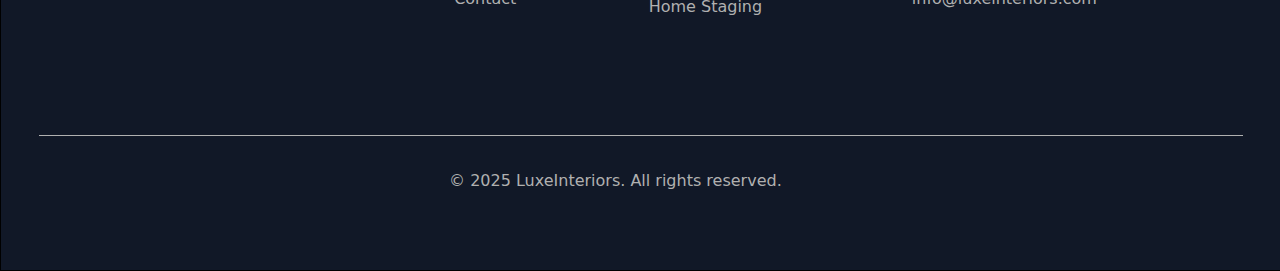
<file: services.html>
<!DOCTYPE html>
<html lang="en">
<head>
    <meta charset="UTF-8">
    <meta name="viewport" content="width=device-width, initial-scale=1.0">
    <title>LUXELINTERIORS</title>
    <link rel="stylesheet" href="services.css">
    <link rel='stylesheet' href='https://cdn-uicons.flaticon.com/3.0.0/uicons-thin-rounded/css/uicons-thin-rounded.css'>
    <link rel='stylesheet' href='https://cdn-uicons.flaticon.com/3.0.0/uicons-solid-rounded/css/uicons-solid-rounded.css'>
    <link rel='stylesheet' href='https://cdn-uicons.flaticon.com/3.0.0/uicons-bold-straight/css/uicons-bold-straight.css'>
    <link rel='stylesheet' href='https://cdn-uicons.flaticon.com/3.0.0/uicons-brands/css/uicons-brands.css'>
    <link rel='stylesheet' href='https://cdn-uicons.flaticon.com/3.0.0/uicons-bold-rounded/css/uicons-bold-rounded.css'>
    <link rel='stylesheet' href='https://cdn-uicons.flaticon.com/3.0.0/uicons-solid-straight/css/uicons-solid-straight.css'>
    <link rel='stylesheet' href='https://cdn-uicons.flaticon.com/3.0.0/uicons-regular-straight/css/uicons-regular-straight.css'>
    <link rel='stylesheet' href='https://cdn-uicons.flaticon.com/3.0.0/uicons-regular-rounded/css/uicons-regular-rounded.css'>
    <link rel='stylesheet' href='https://cdn-uicons.flaticon.com/3.0.0/uicons-thin-chubby/css/uicons-thin-chubby.css'>
</head>
<body>
    <!-- This is the header of the webpage, it contains the nav bar and the logo-->
    <header>
        <!-- This contains the navigation menu (the logo, the homepage link and the cart link)-->
        <nav>
            <!-- The logo-->
            <div class="logo">
                <i class="fi fi-ss-home"></i>
                <p>LUXELINTERIORS</p>
            </div>
            <!-- This contains the homepage, aboutus, services, products and contacts links-->
            <div class="nav_link1">
                <a href="index.html">Home</a>
                <a href="About-us.html">About Us</a>
                <a href="services.html">Services</a>
                <a href="">Products</a>
                <a href="">Contacts</a>
            </div>
            <div class="nav_link2">
                <a href="#" title="Cart"><i class="fi fi-br-shopping-cart"></i></a>
                <a href="" title="Sign up"><i class="fi fi-br-user"></i></a>
            </div>
        </nav>
    </header>
    <section>
        <div class="our_services">
            <div class="services_heading">Our Services</div>
            <div class="services_summary">From initial consultation to final installation, we provide comprehensive interior design services tailored to your unique style, needs, and budget.</div>
        </div>
        <div class="what_we_offer">
            <div class="offer_heading">
                <div>What We Offer</div>
                <p>Comprehensive design services to transform your space into something extraordinary.</p>
            </div>
            <div class="my_price_offers">
                <div>
                    <div class="offers_heading">
                        <i class="fi fi-sr-palette"></i>
                        <p>Interior Design Consultation</p>
                    </div>
                    <div class="offer_info">
                        <p class="offer_summary">Personalized design consultations to understand your style, needs, and vision for your space.</p>
                        <div class="offer_features">
                            <div>
                                <i class="fi fi-tr-thumbs-up-trust"></i>
                                <p>Style assessment</p>
                            </div>
                            <div>
                                <i class="fi fi-tr-thumbs-up-trust"></i>
                                <p>Color scheme development</p>
                            </div>
                            <div>
                                <i class="fi fi-tr-thumbs-up-trust"></i>
                                <p>Space planning</p>
                            </div>
                            <div>
                                <i class="fi fi-tr-thumbs-up-trust"></i>
                                <p>Mood board creation</p>
                            </div>
                        </div>
                        <div class="tag">
                            <p>Starting at $200</p>
                            <button>Learn More <i class="fi fi-rr-arrow-small-right"></i></button>
                        </div>
                    </div>
                </div>
                <div>
                     <div class="offers_heading">
                        <i class="fi fi-sr-house-chimney"></i>
                        <p>Full Room Design</p>
                    </div>
                    <div class="offer_info">
                        <p class="offer_summary">Complete room transformation from concept to completion, including all furnishings and decor.</p>
                        <div class="offer_features">
                            <div>
                                <i class="fi fi-tr-thumbs-up-trust"></i>
                                <p>3D room visualization</p>
                            </div>
                            <div>
                                <i class="fi fi-tr-thumbs-up-trust"></i>
                                <p>Furniture selection</p>
                            </div>
                            <div>
                                <i class="fi fi-tr-thumbs-up-trust"></i>
                                <p>Decor coordination</p>
                            </div>
                            <div>
                                <i class="fi fi-tr-thumbs-up-trust"></i>
                                <p>Installation supervision</p>
                            </div>
                        </div>
                        <div class="tag">
                            <p>Starting at $1,500</p>
                            <button>Learn More <i class="fi fi-rr-arrow-small-right"></i></button>
                        </div>
                    </div>
                </div>
                <div>
                     <div class="offers_heading">
                        <i class="fi fi-sr-ruler-vertical"></i>
                        <p>Space Planning</p>
                    </div>
                    <div class="offer_info">
                        <p class="offer_summary">Optimize your space layout for better functionality and flow while maintaining aesthetic appeal.</p>
                        <div class="offer_features">
                            <div>
                                <i class="fi fi-tr-thumbs-up-trust"></i>
                                <p>Floor plan analysis</p>
                            </div>
                            <div>
                                <i class="fi fi-tr-thumbs-up-trust"></i>
                                <p>Traffic flow optimization</p>
                            </div>
                            <div>
                                <i class="fi fi-tr-thumbs-up-trust"></i>
                                <p>Storage solutions</p>
                            </div>
                            <div>
                                <i class="fi fi-tr-thumbs-up-trust"></i>
                                <p>Multi-functional design</p>
                            </div>
                        </div>
                        <div class="tag">
                            <p>Starting at $500</p>
                            <button>Learn More <i class="fi fi-rr-arrow-small-right"></i></button>
                        </div>
                    </div>
                </div>
                <div>
                    <div class="offers_heading">
                        <i class="fi fi-sr-house-chimney"></i>
                        <p>Custom Furniture Design</p>
                    </div>
                    <div class="offer_info">
                        <p class="offer_summary">Bespoke furniture pieces designed and crafted specifically for your space and requirements.</p>
                        <div class="offer_features">
                            <div>
                                <i class="fi fi-tr-thumbs-up-trust"></i>
                                <p>Custom measurements</p>
                            </div>
                            <div>
                                <i class="fi fi-tr-thumbs-up-trust"></i>
                                <p>Material selection</p>
                            </div>
                            <div>
                                <i class="fi fi-tr-thumbs-up-trust"></i>
                                <p>Unique designs</p>
                            </div>
                            <div>
                                <i class="fi fi-tr-thumbs-up-trust"></i>
                                <p>Quality craftsmanship</p>
                            </div>
                        </div>
                        <div class="tag">
                            <p>Quote on request</p>
                            <button>Learn More <i class="fi fi-rr-arrow-small-right"></i></button>
                        </div>
                    </div>
                </div>
            </div>
        </div>
        <div class="design_process">
            <div class="design_heading">
                <div>Our Design Process</div>
                <p>We follow a proven process to ensure your project runs smoothly from start to finish.</p>
            </div>
            <div class="design_process_container">
                <div>
                    <div class="process_steps">
                        <i class="fi fi-ss-circle-1"></i>
                    </div>
                    <div class="process_heading">Initial Consultation</div>
                    <div class="process_info">We start with a detailed consultation to understand your needs, style preferences, and budget.</div>
                </div>
                <div>
                    <div class="process_steps">
                        <i class="fi fi-sr-circle-2"></i>
                    </div>
                    <div class="process_heading">Design Development</div>
                    <div class="process_info">Our team creates detailed designs, mood boards, and 3D visualizations for your approval.</div>
                </div><div>
                    <div class="process_steps">
                        <i class="fi fi-sr-circle-3"></i>
                    </div>
                    <div class="process_heading">Product Selection</div>
                    <div class="process_info">We carefully select furniture, materials, and decor items that align with your design vision.</div>
                </div><div>
                    <div class="process_steps">
                        <i class="fi fi-sr-circle-4"></i>
                    </div>
                    <div class="process_heading">Implementation</div>
                    <div class="process_info">We manage the entire installation process, ensuring everything is perfectly placed and styled.</div>
                </div>
            </div>
        </div>
        <div class="why_choose_services">
            <div class="why_choose_heading">
                <div>Why Choose Our Services?</div>
                <p>Professional interior design services offer numerous advantages over DIY approaches.</p>
            </div>
            <div class="choose_services">
                <div>
                    <div class="service_icon"><i class="fi fi-rr-clock-three"></i></div>
                    <div class="service_heading">Save Time</div>
                    <div class="service_info">Let our experts handle the design process while you focus on what matters most to you.</div>
                </div>
                <div>
                    <div class="service_icon"><i class="fi fi-rs-shield"></i></div>
                    <div class="service_heading">Professional Results</div>
                    <div class="service_info">Achieve a polished, cohesive look that you might not be able to create on your own.</div>
                </div>
                <div>
                    <div class="service_icon"><i class="fi fi-rs-truck-moving"></i></div>
                    <div class="service_heading">Full-Service Solution</div>
                    <div class="service_info">From design to delivery and installation, we handle every aspect of your project.</div>
                </div>
            </div>
        </div>
        <div class="Ready_to_get_started">
            <div class="started_heading">Ready to Get Started?</div>
            <p class="started_title">Schedule a consultation today and let's discuss how we can transform your space.</p>
            <div class="started_btn">
                <button class="consultation">Schedule consultation</button>
                <button class="view_porfolio">View porfolio</button>
            </div>
        </div>
    </section>
      <footer>
        <div class="footer_1">
            <div class="footer_logo_div">
                <div class="footer_logo">
                    <i class="fi fi-ss-home"></i>
                    <p>LUXELINTERIORS</p>
                </div>
                <div class="footer_info">Creating beautiful, functional spaces that reflect your unique style and personality.</div>
                <div class="footer_socials">
                    <a href="https://www.facebook.com" target="_blank"><i class="fi fi-brands-facebook"></i></a>
                    <a href="https://www.instagram.com/" target="_blank"><i class="fi fi-brands-instagram"></i></a>
                    <a href="https://www.x.com/" target="_blank"><i class="fi fi-brands-twitter-alt"></i></a>
                </div>
            </div>
            <div class="quick_links">
                <p>Quick Links</p>
                <div>
                    <a href="About-us.html">About us</a>
                    <a href="">Products</a>
                    <a href="services.html">Services</a>
                    <a href="">Contact</a>
                </div>
            </div>
            <div class="footer_services">
                <p>Services</p>
                <div>
                    <p>Interior Design</p>
                    <p>Space Planning</p>
                    <p>Custom Funiture</p>
                    <p>Home Staging</p>
                </div>
            </div>
            <div class="contact_info">
                <p>Contact Info</p>
                <div>
                    <p><i class="fi fi-bs-marker"></i>123 Design Street, NY 10001</p>
                    <p><i class="fi fi-rr-phone-flip"></i>(555) 123-4567</p>
                    <p><i class="fi fi-br-envelope"></i>info@luxeinteriors.com</p>
                </div>
            </div>
        </div>
        <div class="footer_2">
            <p>© 2025 LuxeInteriors. All rights reserved.</p>
        </div>
    </footer>
</body>
</html>
</file>
<file: index.css>
*{
    padding: 0;
    margin: 0;
}
body{
    background-color: white;
    overflow-x: hidden;
    font-family: system-ui, -apple-system, BlinkMacSystemFont, 'Segoe UI', Roboto, Oxygen, Ubuntu, Cantarell, 'Open Sans', 'Helvetica Neue', sans-serif;
}

@media screen and (min-width:310px) and (max-width:360px) and (orientation: portrait){
    header{
        height: 10vh;
        width: 100%;
    }
    nav{
        height: 10vh;
        width: 100%;
        border: none;
        display: flex;
        justify-content: space-evenly;
        align-items: center;
        position: fixed;
        z-index: 1;
        background-color: white;
    }
    /* The side navigation menu */
    .sidenav {
        height: 100%; /* 100% Full-height */
        width: 0; /* 0 width - change this with JavaScript */
        position: fixed; /* Stay in place */
        z-index: 1; /* Stay on top */
        top: 0; /* Stay at the top */
        left: 0;
        background-color: #111; /* Black*/
        overflow-x: hidden; /* Disable horizontal scroll */
        padding-top: 60px; /* Place content 60px from the top */
        transition: 0.5s; /* 0.5 second transition effect to slide in the sidenav */
    }

    /* The navigation menu links */
    .sidenav a {
        padding: 8px 8px 8px 32px;
        text-decoration: none;
        font-size: 25px;
        color: #818181;
        display: block;
        transition: 0.3s;
    }

    /* When you mouse over the navigation links, change their color */
    .sidenav a:hover {
        color: #e68429;
        transition-duration: 0.5s;
    }

    /* Position and style the close button (top right corner) */
    .sidenav .closebtn {
        position: absolute;
        top: 0;
        right: 25px;
        font-size: 36px;
        margin-left: 50px;
    }
    .sidemenu{
        cursor: pointer;
    }
    .sidemenu:hover{
        color: #e68429;
        transition-duration: 0.5s;
    }
    /* This styles the logo */
    .logo{
        height: 8vh;
        width: 30vw;
        display: flex;
        justify-content: space-evenly;
        align-items: center;
    }
    .logo>i,.logo>p{
        color: #e68429;
    }
    .logo>i{
        font-size: 14px;
    }
    .logo>p{
        font-weight: 700;
        font-size: 12px;
    }
    /* This styles the div that has the the index, about us, services, products and contact page links */ 
    .nav_link1{
        height: 8vh;
        width: 15vw;
        display: flex;
        justify-content: space-evenly;
        align-items: center;
    }
    .nav_link1>a{
        display: none;
    }
    .nav_link1>a:hover{
        color: #e68429;
    }
    /* This styles the div that has the cart and profile links */
    .nav_link2{
        height: 6vh;
        width: 8vw;
        display: flex;
        justify-content: space-evenly;
        align-items: center;
    }
    .nav_link2>a{
        text-decoration: none;
        color: black;
    }
    .nav_link2>:hover{
        color: #e68429;
    }
    .cart-content{
        height: 15vh;
        width: 38vw;
        display: none;
        background-color: #e7e7e7;
        border-radius: 10px 10px 10px 10px;
        position: fixed;
        z-index: 1;
        font-size: 14px;
        text-align: center;
        align-content: center;
        margin-left: 180px;
        margin-top: 170px;
        color: #818181;
        transition: 2s;
    }
    .show{
        display: block;
    }
    section{
        height: 531vh;
        width: 100%;
    }
    .main_div{
        height: 100vh;
        width: 100%;
        display: grid;
        place-content: center;
        gap: 10px;
    }
    .main_title{
        height: 20vh;
        width: 80vw;
        text-align: center;
        align-content: center;
        font-size: 35px;
        font-weight: 800;
    }
    .title_1{
        color: black;
    }
    .title_2{
        color: #e68429;
    }
    .subtitle{
        height: 10vh;
        width: 80vw;
        text-align: center;
        color: gray;
        font-weight: 600;
        font-size: 14px;
        align-content: center;
    }
    .main_search_bar{
        height: 10vh;
        display: flex;
        justify-content: center;
        align-items: center;
    }
    .main_search_bar>div{
        height: 6vh;
        width: 70vw;
        border: 1px solid #e7e7e7;
        border-radius: 13px 13px 13px 13px;
        display: flex;
        align-items: center;
        justify-content: space-evenly;
        box-shadow: 5px 5px 10px rgba(0, 0, 0, 0.103);
    }
    .search_icon{
        height: 100%;
        width: 2vw;
        align-content: center;
        text-align: center;
    }
    .search_icon>i{
        color: gray;
        font-size: 18px;
    }
    .search_bar{
        height: 100%;
        width: 35vw;
        border: none;
        font-family: system-ui, -apple-system, BlinkMacSystemFont, 'Segoe UI', Roboto, Oxygen, Ubuntu, Cantarell, 'Open Sans', 'Helvetica Neue', sans-serif;
    }
    .search_bar:focus{
        outline: none;
    }
    .search_bar::placeholder{
        font-family: system-ui, -apple-system, BlinkMacSystemFont, 'Segoe UI', Roboto, Oxygen, Ubuntu, Cantarell, 'Open Sans', 'Helvetica Neue', sans-serif;
    }
    .search_btn{
        height: 5vh;
        width: 16vw;
        color: black;
        text-decoration: none;
        display: inline-block;
        border: 2px solid black;
        text-align: center;
        align-content: center;
        border-radius: 8px 8px 8px 8px;
        background-color: white;
    }
    .search_btn:hover{
        background-color: black;
        color: white;
        transition-duration: 300ms;
    }
    .main_img{
        height: 30vh;
        width: 80vw;
        border-radius: 10px 10px 10px 10px;
    }
    .main_links{
        height: 12vh;
        width: 80vw;
        display: flex;
        justify-content: space-evenly;
        align-items: center;
    }
    .shop_now{
        text-decoration: none;
        color: white;
        background-color: #e68429;
        display: inline-block;
        width: 23vw;
        height: 6vh;
        text-align: center;
        align-content: center;
        font-weight: 600;
        border-radius: 10px 10px 10px 10px;
        font-size: 12px;
    }
    .shop_now:hover{
        background-color: #a83f15;
        transform: scale(1.1,1.1);
        transition-duration: 300ms;
        transition-property: all;
        transition-timing-function: cubic-bezier(0.4, 0, 0.2, 1);
    }
    .design_services{
        color: #e68429;
        text-decoration: none;
        font-weight: 600;
        width: 25vw;
        height: 6vh;
        border: 2px solid #e68429;
        text-align: center;
        align-content: center;
        border-radius: 10px 10px 10px 10px;
        font-size: 12px;
    }
    .design_services:hover{
        background-color: #e68429;
        color: white;
        transition-duration: 300ms;
    }
    .why_choose_us{
        height: 76vh;
        width: 100%;
    }
    .why_choose_heading{
        height: 20vh;
        width: 100%;
        display: grid;
        place-content: center;
        gap: 20px;
    }
    .choose_title1{
        width: 80vw;
        font-size: 23px;
        text-align: center;
        font-weight: 700;
    }
    .choose_title2{
        width: 80vw;
        text-align: center;
        font-weight: 500;
        color: gray;
        font-size: 14px;
    }
    .reasons_container{
        height: 50vh;
        width: 100%;
        display: flex;
        justify-content: space-evenly;
        align-items: center;
        flex-wrap: wrap;
    }
    .reasons_div{
        height: 20vh;
        width: 43vw;
        text-align: center;
        align-content: center;
        border-radius: 10px 10px 10px 10px;
    }
    .reasons_div:hover{
        box-shadow: 5px 10px 10px  rgba(0, 0, 0, 0.103);
        transition-duration: 300ms;
    }
    .reasons_div>i{
        color: #e68429;
        font-size: 20px;
    }
    .reasons_heading{
        text-align: center;
        font-weight: 700;
        font-size: 14px;
    }
    .reasons_info{
        height: 8vh;
        color: gray;
        font-weight: 400;
        font-size: 12px;
        align-content: center;
    }
    .Featured_products{
        height: 140vh;
        width: 100%;
        background-color: #e5e7eb7a;
        align-content: center;
    }
    .features_heading{
        height: 14vh;
        width: 100%;
        text-align: center;
        align-content: center;
    }
    .features_title1{
        font-size: 25px;
        font-weight: 700;
    }
    .features_title2{
        font-size: 16px;
        color: gray;
        font-weight: 600;
        align-content: center;
    }
    .products_div{
        height: 120vh;
        width: 100%;
        display: grid;
        place-content: center;
        gap: 20px;
    }
    .products{
        height: 33vh;
        width: 60vw;
        box-shadow: 5px 10px 18px #8080807a;
        border-radius: 10px 10px 10px 10px;
    }
    .product_img{
        height: 20vh;
        width: 100%;
        border-top-left-radius: 10px;
        border-top-right-radius: 10px;
    }
    .product_name{
        text-align: center;
        font-size: 14px;
        font-weight: 600;
    }
    .products>div{
        height: 7vh;
        width: 100%;
        display: flex;
        align-items: center;
        justify-content: space-evenly;
    }
    .price_tag{
        color: #e68429;
        font-weight: 700;
        font-size: 16px;
    }
    .view_details{
        text-decoration: none;
        color: white;
        background-color: #e68429;
        display: inline-block;
        width: 22vw;
        height: 4vh;
        text-align: center;
        align-content: center;
        border-radius: 6px 6px 6px 6px;
        font-size: 12px;
    }
    .view_details:hover{
        background-color: #a83f15;
        transition-duration: 300ms;
    }
    .feedback{
        height: 180vh;
        width: 100%;
        align-content: center;
    }
    .feedback_heading{
        height: 10vh;
        font-size: 26px;
        font-weight: 600;
        text-align: center;
        align-content: center;
    }
    .feedback_div{
        height: 160vh;
        width: 100%;
        display: grid;
        place-content: center;
        gap: 15px;
    }
    .feedback_div1,.feedback_div2,.feedback_div3{
        height: 50vh;
        width: 80vw;
        border-radius: 8px 8px 8px 8px;
        box-shadow: 0px 5px 5px grey;
        display: grid;
        place-content: center;
    }
    .feedback_div1{
        background-image: url("Images/feedback\ first\ image.jpg");
        background-position: center;
        background-repeat: no-repeat;
        background-size: cover;
    }
    .feedback_div2{
        background-position: center;
        background-repeat: no-repeat;
        background-size: cover;
        background-image: url("Images/second\ feedback\ background\ image.jpg");
    }
    .feedback_div3{
        background-position: center;
        background-repeat: no-repeat;
        background-size: cover;
        background-image: url("Images/third\ feedback\ background\ image.jpg");
    }
    .feedback_info{
        height: 30vh;
        width: 60vw;
        border: 1px solid grey;
        background-color: #8080805c;
        border-radius: 8px 8px 8px 8px;
        backdrop-filter: blur(5px);
        position: static;
        align-content: center;
    }
    .feedback_img{
        text-align: center;
    }
    .feedback_img>img{
        height: 4vh;
        width: 8vw;
        border-radius: 20px 20px 20px 20px;
    }
    .reviewer_name{
        font-weight: 600;
        font-size: 13px;
        text-align: center;
    }
    .review{
        text-align: center;
        font-size: 12px;
        display: grid;
        place-content: center;
    }
    .review>p{
        width: 30vw;
        color: #e68429;
        font-weight: 600;
    }
    .Transform{
        height: 35vh;
        width: 100%;
        background-color: #e68429;
        align-content: center;
    }
    .Transform_title{
        color: white;
        font-weight: 700;
        font-size: 24px;
        text-align: center;
    }
    .Transform_summary{
        color: #faeacb;
        font-weight: 600;
        text-align: center;
        font-size: 13px;
        margin-top: 10px;
    }
    .get_started_btn{
        text-align: center;
        margin-top: 20px;
    }
    .get_started_btn>a{
        height: 6vh;
        width: 38vw;
        display: inline-block;
        text-decoration: none;
        color: #e68429;
        background-color: white;
        align-content: center;
        text-align: center;
        font-weight: 600;
        border-radius: 10px 10px 10px 10px;
        font-size: 12px;
    }
    .get_started_btn>a:hover{
        transition-duration: 300ms;
        background-color: #e7e7e7;
    }
    .get_started_btn>a>i{
        margin-left: 15px;
    }
    footer{
        height: 65vh;
        width: 100%;
        border: 1px solid;
        background-color: rgb(17 24 39);
        display: grid;
        place-content: center;
    }
    .footer_1{
        height: 45vh;
        width: 94vw;
        border: 1px solid #b0b0b0;
        border-top: none;
        border-left: none;
        border-right: none;
        display: flex;
        justify-content: space-evenly;
        align-items: center;
        flex-wrap: wrap;
    }
    .footer_logo_div{
        height: 17vh;
        width: 30vw;
    }
    .footer_logo{
        display: flex;
        font-weight: 700;
        font-size: 14px;
        width: 13.5vw;
        justify-content: space-between;
    }
    .footer_logo>i{
        color: #e68429;
        font-size: 12px;
    }
    .footer_logo>p{
        color: white;
        font-size: 12px;
    }
    .footer_info{
        color: #b0b0b0;
        margin-top: 10px;
        font-size: 12px;
    }
    .footer_socials{
        width: 15vw;
        display: flex;
        justify-content: space-evenly;
        margin-top: 10px;
    }
    .footer_socials>a{
        color: #b0b0b0;
        text-decoration: none;
        font-size: 14px;
    }
    .footer_socials>a:hover{
        color: #e68429;
    }
    .quick_links{
        height: 17vh;
        width: 25vw;
    }
    .quick_links>p{
        font-size: 14px;
        font-weight: 600;
        color: white;
    }
    .quick_links>div{
        height: 20vh;
        width: 15vw;
    }
    .quick_links>div>a{
        display: inline-block;
        margin-top: 6px;
        color: #b0b0b0;
        text-decoration: none;
        font-size: 12px;
    }
    .quick_links>div>a:hover{
        color: #e68429;
    }
    .footer_services{
        height: 18vh;
        width: 25vw;
    }
    .footer_services>p{
        font-size: 14px;
        font-weight: 600;
        color: white;
    }
    .footer_services>div{
        color: #b0b0b0;
    }
    .footer_services>div>p{
        margin-top: 8px;
        font-size: 12px;
    }
    .contact_info{
        height: 18vh;
        width: 40vw;
    }
    .contact_info>p{
        font-size: 13px;
        font-weight: 600;
        color: white;
    }
    .contact_info>div>p>i{
        color: #e68429;
    }
    .contact_info>div>p{
        width: 25vw;
        color: #b0b0b0;
        display: flex;
        justify-content: space-evenly;
        margin-top: 8px;
        font-size: 12px;
    }
    .footer_2{
        height: 6vh;
        width: 90vw;
        text-align: center;
        color: #b0b0b0;
        align-content: center;
        font-size: 14px;
    }    
}
@media screen and (min-width:361px) and (max-width:411px) and (orientation: portrait){
    header{
        height: 10vh;
        width: 100%;
    }
    nav{
        height: 10vh;
        width: 100%;
        border: none;
        display: flex;
        justify-content: space-evenly;
        align-items: center;
        position: fixed;
        z-index: 1;
        background-color: white;
    }
    /* The side navigation menu */
    .sidenav {
        height: 100%; /* 100% Full-height */
        width: 0; /* 0 width - change this with JavaScript */
        position: fixed; /* Stay in place */
        z-index: 1; /* Stay on top */
        top: 0; /* Stay at the top */
        left: 0;
        background-color: #111; /* Black*/
        overflow-x: hidden; /* Disable horizontal scroll */
        padding-top: 60px; /* Place content 60px from the top */
        transition: 0.5s; /* 0.5 second transition effect to slide in the sidenav */
    }

    /* The navigation menu links */
    .sidenav a {
        padding: 8px 8px 8px 32px;
        text-decoration: none;
        font-size: 25px;
        color: #818181;
        display: block;
        transition: 0.3s;
    }

    /* When you mouse over the navigation links, change their color */
    .sidenav a:hover {
        color: #e68429;
        transition-duration: 0.5s;
    }

    /* Position and style the close button (top right corner) */
    .sidenav .closebtn {
        position: absolute;
        top: 0;
        right: 25px;
        font-size: 36px;
        margin-left: 50px;
    }
    .sidemenu{
        cursor: pointer;
    }
    .sidemenu:hover{
        color: #e68429;
        transition-duration: 0.5s;
    }
    /* This styles the logo */
    .logo{
        height: 8vh;
        width: 30vw;
        display: flex;
        justify-content: space-evenly;
        align-items: center;
    }
    .logo>i,.logo>p{
        color: #e68429;
    }
    .logo>i{
        font-size: 14px;
    }
    .logo>p{
        font-weight: 700;
        font-size: 12px;
    }
    /* This styles the div that has the the index, aboutu, services, products and contact page links */ 
    .nav_link1{
        height: 8vh;
        width: 15vw;
        display: flex;
        justify-content: space-evenly;
        align-items: center;
    }
    .nav_link1>a{
        display: none;
    }
    .nav_link1>a:hover{
        color: #e68429;
    }
    /* This styles the div that has the cart and profile links */
    .nav_link2{
        height: 6vh;
        width: 8vw;
        display: flex;
        justify-content: space-evenly;
        align-items: center;
    }
    .nav_link2>a{
        text-decoration: none;
        color: black;
    }
    .nav_link2>:hover{
        color: #e68429;
    }
    .cart-content{
        height: 15vh;
        width: 38vw;
        display: none;
        background-color: #e7e7e7;
        border-radius: 10px 10px 10px 10px;
        position: fixed;
        z-index: 1;
        font-size: 14px;
        text-align: center;
        align-content: center;
        margin-left: 180px;
        margin-top: 170px;
        color: #818181;
        transition: 2s;
    }
    .show{
        display: block;
    }
    section{
        height: 531vh;
        width: 100%;
    }
    .main_div{
        height: 100vh;
        width: 100%;
        display: grid;
        place-content: center;
        gap: 10px;
    }
    .main_title{
        height: 20vh;
        width: 80vw;
        text-align: center;
        align-content: center;
        font-size: 35px;
        font-weight: 800;
    }
    .title_1{
        color: black;
    }
    .title_2{
        color: #e68429;
    }
    .subtitle{
        height: 10vh;
        width: 80vw;
        text-align: center;
        color: gray;
        font-weight: 600;
        font-size: 14px;
        align-content: center;
    }
    .main_search_bar{
        height: 10vh;
        display: flex;
        justify-content: center;
        align-items: center;
    }
    .main_search_bar>div{
        height: 6vh;
        width: 70vw;
        border: 1px solid #e7e7e7;
        border-radius: 13px 13px 13px 13px;
        display: flex;
        align-items: center;
        justify-content: space-evenly;
        box-shadow: 5px 5px 10px rgba(0, 0, 0, 0.103);
    }
    .search_icon{
        height: 100%;
        width: 2vw;
        align-content: center;
        text-align: center;
    }
    .search_icon>i{
        color: gray;
        font-size: 18px;
    }
    .search_bar{
        height: 100%;
        width: 35vw;
        border: none;
        font-family: system-ui, -apple-system, BlinkMacSystemFont, 'Segoe UI', Roboto, Oxygen, Ubuntu, Cantarell, 'Open Sans', 'Helvetica Neue', sans-serif;
    }
    .search_bar:focus{
        outline: none;
    }
    .search_bar::placeholder{
        font-family: system-ui, -apple-system, BlinkMacSystemFont, 'Segoe UI', Roboto, Oxygen, Ubuntu, Cantarell, 'Open Sans', 'Helvetica Neue', sans-serif;
    }
    .search_btn{
        height: 5vh;
        width: 16vw;
        color: black;
        text-decoration: none;
        display: inline-block;
        border: 2px solid black;
        text-align: center;
        align-content: center;
        border-radius: 8px 8px 8px 8px;
        background-color: white;
    }
    .search_btn:hover{
        background-color: black;
        color: white;
        transition-duration: 300ms;
    }
    .main_img{
        height: 30vh;
        width: 80vw;
        border-radius: 10px 10px 10px 10px;
    }
    .main_links{
        height: 12vh;
        width: 80vw;
        display: flex;
        justify-content: space-evenly;
        align-items: center;
    }
    .shop_now{
        text-decoration: none;
        color: white;
        background-color: #e68429;
        display: inline-block;
        width: 23vw;
        height: 6vh;
        text-align: center;
        align-content: center;
        font-weight: 600;
        border-radius: 10px 10px 10px 10px;
        font-size: 12px;
    }
    .shop_now:hover{
        background-color: #a83f15;
        transform: scale(1.1,1.1);
        transition-duration: 300ms;
        transition-property: all;
        transition-timing-function: cubic-bezier(0.4, 0, 0.2, 1);
    }
    .design_services{
        color: #e68429;
        text-decoration: none;
        font-weight: 600;
        width: 25vw;
        height: 6vh;
        border: 2px solid #e68429;
        text-align: center;
        align-content: center;
        border-radius: 10px 10px 10px 10px;
        font-size: 12px;
    }
    .design_services:hover{
        background-color: #e68429;
        color: white;
        transition-duration: 300ms;
    }
    .why_choose_us{
        height: 76vh;
        width: 100%;
    }
    .why_choose_heading{
        height: 20vh;
        width: 100%;
        display: grid;
        place-content: center;
        gap: 20px;
    }
    .choose_title1{
        width: 80vw;
        font-size: 23px;
        text-align: center;
        font-weight: 700;
    }
    .choose_title2{
        width: 80vw;
        text-align: center;
        font-weight: 500;
        color: gray;
        font-size: 14px;
    }
    .reasons_container{
        height: 50vh;
        width: 100%;
        display: flex;
        justify-content: space-evenly;
        align-items: center;
        flex-wrap: wrap;
    }
    .reasons_div{
        height: 20vh;
        width: 43vw;
        text-align: center;
        align-content: center;
        border-radius: 10px 10px 10px 10px;
    }
    .reasons_div:hover{
        box-shadow: 5px 10px 10px  rgba(0, 0, 0, 0.103);
        transition-duration: 300ms;
    }
    .reasons_div>i{
        color: #e68429;
        font-size: 20px;
    }
    .reasons_heading{
        text-align: center;
        font-weight: 700;
        font-size: 14px;
    }
    .reasons_info{
        height: 8vh;
        color: gray;
        font-weight: 400;
        font-size: 12px;
        align-content: center;
    }
    .Featured_products{
        height: 140vh;
        width: 100%;
        background-color: #e5e7eb7a;
        align-content: center;
    }
    .features_heading{
        height: 14vh;
        width: 100%;
        text-align: center;
        align-content: center;
    }
    .features_title1{
        font-size: 25px;
        font-weight: 700;
    }
    .features_title2{
        font-size: 16px;
        color: gray;
        font-weight: 600;
        align-content: center;
    }
    .products_div{
        height: 120vh;
        width: 100%;
        display: grid;
        place-content: center;
        gap: 20px;
    }
    .products{
        height: 33vh;
        width: 60vw;
        box-shadow: 5px 10px 18px #8080807a;
        border-radius: 10px 10px 10px 10px;
    }
    .product_img{
        height: 20vh;
        width: 100%;
        border-top-left-radius: 10px;
        border-top-right-radius: 10px;
    }
    .product_name{
        text-align: center;
        font-size: 14px;
        font-weight: 600;
    }
    .products>div{
        height: 7vh;
        width: 100%;
        display: flex;
        align-items: center;
        justify-content: space-evenly;
    }
    .price_tag{
        color: #e68429;
        font-weight: 700;
        font-size: 16px;
    }
    .view_details{
        text-decoration: none;
        color: white;
        background-color: #e68429;
        display: inline-block;
        width: 22vw;
        height: 4vh;
        text-align: center;
        align-content: center;
        border-radius: 6px 6px 6px 6px;
        font-size: 12px;
    }
    .view_details:hover{
        background-color: #a83f15;
        transition-duration: 300ms;
    }
    .feedback{
        height: 180vh;
        width: 100%;
        align-content: center;
    }
    .feedback_heading{
        height: 10vh;
        font-size: 26px;
        font-weight: 600;
        text-align: center;
        align-content: center;
    }
    .feedback_div{
        height: 160vh;
        width: 100%;
        display: grid;
        place-content: center;
        gap: 15px;
    }
    .feedback_div1,.feedback_div2,.feedback_div3{
        height: 50vh;
        width: 80vw;
        border-radius: 8px 8px 8px 8px;
        box-shadow: 0px 5px 5px grey;
        display: grid;
        place-content: center;
    }
    .feedback_div1{
        background-image: url("Images/feedback\ first\ image.jpg");
        background-position: center;
        background-repeat: no-repeat;
        background-size: cover;
    }
    .feedback_div2{
        background-position: center;
        background-repeat: no-repeat;
        background-size: cover;
        background-image: url("Images/second\ feedback\ background\ image.jpg");
    }
    .feedback_div3{
        background-position: center;
        background-repeat: no-repeat;
        background-size: cover;
        background-image: url("Images/third\ feedback\ background\ image.jpg");
    }
    .feedback_info{
        height: 30vh;
        width: 60vw;
        border: 1px solid grey;
        background-color: #8080805c;
        border-radius: 8px 8px 8px 8px;
        backdrop-filter: blur(5px);
        position: static;
        align-content: center;
    }
    .feedback_img{
        text-align: center;
    }
    .feedback_img>img{
        height: 4vh;
        width: 8vw;
        border-radius: 20px 20px 20px 20px;
    }
    .reviewer_name{
        font-weight: 600;
        font-size: 13px;
        text-align: center;
    }
    .review{
        text-align: center;
        font-size: 12px;
        display: grid;
        place-content: center;
    }
    .review>p{
        width: 30vw;
        color: #e68429;
        font-weight: 600;
    }
    .Transform{
        height: 35vh;
        width: 100%;
        background-color: #e68429;
        align-content: center;
    }
    .Transform_title{
        color: white;
        font-weight: 700;
        font-size: 24px;
        text-align: center;
    }
    .Transform_summary{
        color: #faeacb;
        font-weight: 600;
        text-align: center;
        font-size: 13px;
        margin-top: 10px;
    }
    .get_started_btn{
        text-align: center;
        margin-top: 20px;
    }
    .get_started_btn>a{
        height: 6vh;
        width: 38vw;
        display: inline-block;
        text-decoration: none;
        color: #e68429;
        background-color: white;
        align-content: center;
        text-align: center;
        font-weight: 600;
        border-radius: 10px 10px 10px 10px;
        font-size: 12px;
    }
    .get_started_btn>a:hover{
        transition-duration: 300ms;
        background-color: #e7e7e7;
    }
    .get_started_btn>a>i{
        margin-left: 15px;
    }
    footer{
        height: 65vh;
        width: 100%;
        border: 1px solid;
        background-color: rgb(17 24 39);
        display: grid;
        place-content: center;
    }
    .footer_1{
        height: 45vh;
        width: 94vw;
        border: 1px solid #b0b0b0;
        border-top: none;
        border-left: none;
        border-right: none;
        display: flex;
        justify-content: space-evenly;
        align-items: center;
        flex-wrap: wrap;
    }
    .footer_logo_div{
        height: 17vh;
        width: 30vw;
    }
    .footer_logo{
        display: flex;
        font-weight: 700;
        font-size: 14px;
        width: 13.5vw;
        justify-content: space-between;
    }
    .footer_logo>i{
        color: #e68429;
        font-size: 12px;
    }
    .footer_logo>p{
        color: white;
        font-size: 12px;
    }
    .footer_info{
        color: #b0b0b0;
        margin-top: 10px;
        font-size: 12px;
    }
    .footer_socials{
        width: 15vw;
        display: flex;
        justify-content: space-evenly;
        margin-top: 10px;
    }
    .footer_socials>a{
        color: #b0b0b0;
        text-decoration: none;
        font-size: 14px;
    }
    .footer_socials>a:hover{
        color: #e68429;
    }
    .quick_links{
        height: 17vh;
        width: 25vw;
    }
    .quick_links>p{
        font-size: 14px;
        font-weight: 600;
        color: white;
    }
    .quick_links>div{
        height: 20vh;
        width: 15vw;
    }
    .quick_links>div>a{
        display: inline-block;
        margin-top: 6px;
        color: #b0b0b0;
        text-decoration: none;
        font-size: 12px;
    }
    .quick_links>div>a:hover{
        color: #e68429;
    }
    .footer_services{
        height: 18vh;
        width: 25vw;
    }
    .footer_services>p{
        font-size: 14px;
        font-weight: 600;
        color: white;
    }
    .footer_services>div{
        color: #b0b0b0;
    }
    .footer_services>div>p{
        margin-top: 8px;
        font-size: 12px;
    }
    .contact_info{
        height: 18vh;
        width: 40vw;
    }
    .contact_info>p{
        font-size: 13px;
        font-weight: 600;
        color: white;
    }
    .contact_info>div>p>i{
        color: #e68429;
    }
    .contact_info>div>p{
        width: 25vw;
        color: #b0b0b0;
        display: flex;
        justify-content: space-evenly;
        margin-top: 8px;
        font-size: 12px;
    }
    .footer_2{
        height: 6vh;
        width: 90vw;
        text-align: center;
        color: #b0b0b0;
        align-content: center;
        font-size: 14px;
    }    
}
@media screen and (min-width:412px) and (max-width:465px) and (orientation: portrait){
    header{
        height: 10vh;
        width: 100%;
    }
    nav{
        height: 10vh;
        width: 100%;
        border: none;
        display: flex;
        justify-content: space-evenly;
        align-items: center;
        position: fixed;
        z-index: 1;
        background-color: white;
    }
    /* The side navigation menu */
    .sidenav {
        height: 100%; /* 100% Full-height */
        width: 0; /* 0 width - change this with JavaScript */
        position: fixed; /* Stay in place */
        z-index: 1; /* Stay on top */
        top: 0; /* Stay at the top */
        left: 0;
        background-color: #111; /* Black*/
        overflow-x: hidden; /* Disable horizontal scroll */
        padding-top: 60px; /* Place content 60px from the top */
        transition: 0.5s; /* 0.5 second transition effect to slide in the sidenav */
    }

    /* The navigation menu links */
    .sidenav a {
        padding: 8px 8px 8px 32px;
        text-decoration: none;
        font-size: 25px;
        color: #818181;
        display: block;
        transition: 0.3s;
    }

    /* When you mouse over the navigation links, change their color */
    .sidenav a:hover {
        color: #e68429;
        transition-duration: 0.5s;
    }

    /* Position and style the close button (top right corner) */
    .sidenav .closebtn {
        position: absolute;
        top: 0;
        right: 25px;
        font-size: 36px;
        margin-left: 50px;
    }
    .sidemenu{
        cursor: pointer;
    }
    .sidemenu:hover{
        color: #e68429;
        transition-duration: 0.5s;
    }
    /* This styles the logo */
    .logo{
        height: 8vh;
        width: 20vw;
        display: flex;
        justify-content: space-evenly;
        align-items: center;
    }
    .logo>i,.logo>p{
        color: #e68429;
    }
    .logo>i{
        font-size: 14px;
    }
    .logo>p{
        font-weight: 700;
        font-size: 12px;
    }
    /* This styles the div that has the the index, aboutu, services, products and contact page links */ 
    .nav_link1{
        height: 8vh;
        width: 15vw;
        display: flex;
        justify-content: space-evenly;
        align-items: center;
    }
    .nav_link1>a{
        display: none;
    }
    .nav_link1>a:hover{
        color: #e68429;
    }
    /* This styles the div that has the cart and profile links */
    .nav_link2{
        height: 6vh;
        width: 8vw;
        display: flex;
        justify-content: space-evenly;
        align-items: center;
    }
    .nav_link2>a{
        text-decoration: none;
        color: black;
    }
    .nav_link2>:hover{
        color: #e68429;
    }
    .cart-content{
        height: 15vh;
        width: 38vw;
        display: none;
        background-color: #e7e7e7;
        border-radius: 10px 10px 10px 10px;
        position: fixed;
        z-index: 1;
        font-size: 14px;
        text-align: center;
        align-content: center;
        margin-left: 180px;
        margin-top: 170px;
        color: #818181;
        transition: 2s;
    }
    .show{
        display: block;
    }
    section{
        height: 531vh;
        width: 100%;
    }
    .main_div{
        height: 100vh;
        width: 100%;
        display: grid;
        place-content: center;
        gap: 10px;
    }
    .main_title{
        height: 20vh;
        width: 80vw;
        text-align: center;
        align-content: center;
        font-size: 35px;
        font-weight: 800;
    }
    .title_1{
        color: black;
    }
    .title_2{
        color: #e68429;
    }
    .subtitle{
        height: 10vh;
        width: 80vw;
        text-align: center;
        color: gray;
        font-weight: 600;
        font-size: 14px;
        align-content: center;
    }
    .main_search_bar{
        height: 10vh;
        display: flex;
        justify-content: center;
        align-items: center;
    }
    .main_search_bar>div{
        height: 6vh;
        width: 70vw;
        border: 1px solid #e7e7e7;
        border-radius: 13px 13px 13px 13px;
        display: flex;
        align-items: center;
        justify-content: space-evenly;
        box-shadow: 5px 5px 10px rgba(0, 0, 0, 0.103);
    }
    .search_icon{
        height: 100%;
        width: 2vw;
        align-content: center;
        text-align: center;
    }
    .search_icon>i{
        color: gray;
        font-size: 18px;
    }
    .search_bar{
        height: 100%;
        width: 35vw;
        border: none;
        font-family: system-ui, -apple-system, BlinkMacSystemFont, 'Segoe UI', Roboto, Oxygen, Ubuntu, Cantarell, 'Open Sans', 'Helvetica Neue', sans-serif;
    }
    .search_bar:focus{
        outline: none;
    }
    .search_bar::placeholder{
        font-family: system-ui, -apple-system, BlinkMacSystemFont, 'Segoe UI', Roboto, Oxygen, Ubuntu, Cantarell, 'Open Sans', 'Helvetica Neue', sans-serif;
    }
    .search_btn{
        height: 5vh;
        width: 16vw;
        color: black;
        text-decoration: none;
        display: inline-block;
        border: 2px solid black;
        text-align: center;
        align-content: center;
        border-radius: 8px 8px 8px 8px;
        background-color: white;
    }
    .search_btn:hover{
        background-color: black;
        color: white;
        transition-duration: 300ms;
    }
    .main_img{
        height: 30vh;
        width: 80vw;
        border-radius: 10px 10px 10px 10px;
    }
    .main_links{
        height: 12vh;
        width: 80vw;
        display: flex;
        justify-content: space-evenly;
        align-items: center;
    }
    .shop_now{
        text-decoration: none;
        color: white;
        background-color: #e68429;
        display: inline-block;
        width: 23vw;
        height: 6vh;
        text-align: center;
        align-content: center;
        font-weight: 600;
        border-radius: 10px 10px 10px 10px;
        font-size: 12px;
    }
    .shop_now:hover{
        background-color: #a83f15;
        transform: scale(1.1,1.1);
        transition-duration: 300ms;
        transition-property: all;
        transition-timing-function: cubic-bezier(0.4, 0, 0.2, 1);
    }
    .design_services{
        color: #e68429;
        text-decoration: none;
        font-weight: 600;
        width: 25vw;
        height: 6vh;
        border: 2px solid #e68429;
        text-align: center;
        align-content: center;
        border-radius: 10px 10px 10px 10px;
        font-size: 12px;
    }
    .design_services:hover{
        background-color: #e68429;
        color: white;
        transition-duration: 300ms;
    }
    .why_choose_us{
        height: 76vh;
        width: 100%;
    }
    .why_choose_heading{
        height: 20vh;
        width: 100%;
        display: grid;
        place-content: center;
        gap: 20px;
    }
    .choose_title1{
        width: 80vw;
        font-size: 23px;
        text-align: center;
        font-weight: 700;
    }
    .choose_title2{
        width: 80vw;
        text-align: center;
        font-weight: 500;
        color: gray;
        font-size: 14px;
    }
    .reasons_container{
        height: 50vh;
        width: 100%;
        display: flex;
        justify-content: space-evenly;
        align-items: center;
        flex-wrap: wrap;
    }
    .reasons_div{
        height: 20vh;
        width: 43vw;
        text-align: center;
        align-content: center;
        border-radius: 10px 10px 10px 10px;
    }
    .reasons_div:hover{
        box-shadow: 5px 10px 10px  rgba(0, 0, 0, 0.103);
        transition-duration: 300ms;
    }
    .reasons_div>i{
        color: #e68429;
        font-size: 20px;
    }
    .reasons_heading{
        text-align: center;
        font-weight: 700;
        font-size: 14px;
    }
    .reasons_info{
        height: 8vh;
        color: gray;
        font-weight: 400;
        font-size: 13px;
        align-content: center;
    }
    .Featured_products{
        height: 140vh;
        width: 100%;
        background-color: #e5e7eb7a;
        align-content: center;
    }
    .features_heading{
        height: 14vh;
        width: 100%;
        text-align: center;
        align-content: center;
    }
    .features_title1{
        font-size: 25px;
        font-weight: 700;
    }
    .features_title2{
        font-size: 16px;
        color: gray;
        font-weight: 600;
        align-content: center;
    }
    .products_div{
        height: 120vh;
        width: 100%;
        display: grid;
        place-content: center;
        gap: 20px;
    }
    .products{
        height: 33vh;
        width: 60vw;
        box-shadow: 5px 10px 18px #8080807a;
        border-radius: 10px 10px 10px 10px;
    }
    .product_img{
        height: 20vh;
        width: 100%;
        border-top-left-radius: 10px;
        border-top-right-radius: 10px;
    }
    .product_name{
        text-align: center;
        font-size: 14px;
        font-weight: 600;
    }
    .products>div{
        height: 7vh;
        width: 100%;
        display: flex;
        align-items: center;
        justify-content: space-evenly;
    }
    .price_tag{
        color: #e68429;
        font-weight: 700;
        font-size: 16px;
    }
    .view_details{
        text-decoration: none;
        color: white;
        background-color: #e68429;
        display: inline-block;
        width: 22vw;
        height: 4vh;
        text-align: center;
        align-content: center;
        border-radius: 6px 6px 6px 6px;
        font-size: 13px;
    }
    .view_details:hover{
        background-color: #a83f15;
        transition-duration: 300ms;
    }
    .feedback{
        height: 180vh;
        width: 100%;
        align-content: center;
    }
    .feedback_heading{
        height: 10vh;
        font-size: 26px;
        font-weight: 600;
        text-align: center;
        align-content: center;
    }
    .feedback_div{
        height: 160vh;
        width: 100%;
        display: grid;
        place-content: center;
        gap: 15px;
    }
    .feedback_div1,.feedback_div2,.feedback_div3{
        height: 50vh;
        width: 80vw;
        border-radius: 8px 8px 8px 8px;
        box-shadow: 0px 5px 5px grey;
        display: grid;
        place-content: center;
    }
    .feedback_div1{
        background-image: url("Images/feedback\ first\ image.jpg");
        background-position: center;
        background-repeat: no-repeat;
        background-size: cover;
    }
    .feedback_div2{
        background-position: center;
        background-repeat: no-repeat;
        background-size: cover;
        background-image: url("Images/second\ feedback\ background\ image.jpg");
    }
    .feedback_div3{
        background-position: center;
        background-repeat: no-repeat;
        background-size: cover;
        background-image: url("Images/third\ feedback\ background\ image.jpg");
    }
    .feedback_info{
        height: 30vh;
        width: 60vw;
        border: 1px solid grey;
        background-color: #8080805c;
        border-radius: 8px 8px 8px 8px;
        backdrop-filter: blur(5px);
        position: static;
        align-content: center;
    }
    .feedback_img{
        text-align: center;
    }
    .feedback_img>img{
        height: 4vh;
        width: 8vw;
        border-radius: 20px 20px 20px 20px;
    }
    .reviewer_name{
        font-weight: 600;
        font-size: 13px;
        text-align: center;
    }
    .review{
        text-align: center;
        font-size: 12px;
        display: grid;
        place-content: center;
    }
    .review>p{
        width: 30vw;
        color: #e68429;
        font-weight: 600;
    }
    .Transform{
        height: 35vh;
        width: 100%;
        background-color: #e68429;
        align-content: center;
    }
    .Transform_title{
        color: white;
        font-weight: 700;
        font-size: 24px;
        text-align: center;
    }
    .Transform_summary{
        color: #faeacb;
        font-weight: 600;
        text-align: center;
        font-size: 13px;
        margin-top: 10px;
    }
    .get_started_btn{
        text-align: center;
        margin-top: 20px;
    }
    .get_started_btn>a{
        height: 6vh;
        width: 38vw;
        display: inline-block;
        text-decoration: none;
        color: #e68429;
        background-color: white;
        align-content: center;
        text-align: center;
        font-weight: 600;
        border-radius: 10px 10px 10px 10px;
        font-size: 12px;
    }
    .get_started_btn>a:hover{
        transition-duration: 300ms;
        background-color: #e7e7e7;
    }
    .get_started_btn>a>i{
        margin-left: 15px;
    }
    footer{
        height: 65vh;
        width: 100%;
        border: 1px solid;
        background-color: rgb(17 24 39);
        display: grid;
        place-content: center;
    }
    .footer_1{
        height: 45vh;
        width: 94vw;
        border: 1px solid #b0b0b0;
        border-top: none;
        border-left: none;
        border-right: none;
        display: flex;
        justify-content: space-evenly;
        align-items: center;
        flex-wrap: wrap;
    }
    .footer_logo_div{
        height: 17vh;
        width: 30vw;
    }
    .footer_logo{
        display: flex;
        font-weight: 700;
        font-size: 14px;
        width: 13.5vw;
        justify-content: space-between;
    }
    .footer_logo>i{
        color: #e68429;
        font-size: 12px;
    }
    .footer_logo>p{
        color: white;
        font-size: 12px;
    }
    .footer_info{
        color: #b0b0b0;
        margin-top: 10px;
        font-size: 12px;
    }
    .footer_socials{
        width: 15vw;
        display: flex;
        justify-content: space-evenly;
        margin-top: 10px;
    }
    .footer_socials>a{
        color: #b0b0b0;
        text-decoration: none;
        font-size: 14px;
    }
    .footer_socials>a:hover{
        color: #e68429;
    }
    .quick_links{
        height: 17vh;
        width: 25vw;
    }
    .quick_links>p{
        font-size: 14px;
        font-weight: 600;
        color: white;
    }
    .quick_links>div{
        height: 20vh;
        width: 15vw;
    }
    .quick_links>div>a{
        display: inline-block;
        margin-top: 6px;
        color: #b0b0b0;
        text-decoration: none;
        font-size: 12px;
    }
    .quick_links>div>a:hover{
        color: #e68429;
    }
    .footer_services{
        height: 18vh;
        width: 25vw;
    }
    .footer_services>p{
        font-size: 14px;
        font-weight: 600;
        color: white;
    }
    .footer_services>div{
        color: #b0b0b0;
    }
    .footer_services>div>p{
        margin-top: 8px;
        font-size: 12px;
    }
    .contact_info{
        height: 18vh;
        width: 40vw;
    }
    .contact_info>p{
        font-size: 13px;
        font-weight: 600;
        color: white;
    }
    .contact_info>div>p>i{
        color: #e68429;
    }
    .contact_info>div>p{
        width: 25vw;
        color: #b0b0b0;
        display: flex;
        justify-content: space-evenly;
        margin-top: 8px;
        font-size: 12px;
    }
    .footer_2{
        height: 6vh;
        width: 90vw;
        text-align: center;
        color: #b0b0b0;
        align-content: center;
        font-size: 14px;
    }    
}
@media screen and (min-width:466px) and (max-width:516px){
    header{
        height: 13vh;
        width: 100%;
    }
    nav{
        height: 13vh;
        width: 100%;
        border: none;
        display: flex;
        justify-content: space-evenly;
        align-items: center;
        position: fixed;
        z-index: 1;
        background-color: white;
    }
    /* The side navigation menu */
    .sidenav {
        height: 100%; /* 100% Full-height */
        width: 0; /* 0 width - change this with JavaScript */
        position: fixed; /* Stay in place */
        z-index: 1; /* Stay on top */
        top: 0; /* Stay at the top */
        left: 0;
        background-color: #111; /* Black*/
        overflow-x: hidden; /* Disable horizontal scroll */
        padding-top: 60px; /* Place content 60px from the top */
        transition: 0.5s; /* 0.5 second transition effect to slide in the sidenav */
    }

    /* The navigation menu links */
    .sidenav a {
        padding: 8px 8px 8px 32px;
        text-decoration: none;
        font-size: 25px;
        color: #818181;
        display: block;
        transition: 0.3s;
    }

    /* When you mouse over the navigation links, change their color */
    .sidenav a:hover {
        color: #e68429;
        transition-duration: 0.5s;
    }

    /* Position and style the close button (top right corner) */
    .sidenav .closebtn {
        position: absolute;
        top: 0;
        right: 25px;
        font-size: 36px;
        margin-left: 50px;
    }
    .sidemenu{
        cursor: pointer;
    }
    .sidemenu:hover{
        color: #e68429;
        transition-duration: 0.5s;
    }
    /* This styles the logo */
    .logo{
        height: 8vh;
        width: 20vw;
        display: flex;
        justify-content: space-evenly;
        align-items: center;
    }
    .logo>i,.logo>p{
        color: #e68429;
    }
    .logo>i{
        font-size: 14px;
    }
    .logo>p{
        font-weight: 700;
        font-size: 12px;
    }
    /* This styles the div that has the the index, aboutu, services, products and contact page links */ 
    .nav_link1{
        height: 8vh;
        width: 15vw;
        display: flex;
        justify-content: space-evenly;
        align-items: center;
    }
    .nav_link1>a{
        display: none;
    }
    .nav_link1>a:hover{
        color: #e68429;
    }
    /* This styles the div that has the cart and profile links */
    .nav_link2{
        height: 6vh;
        width: 8vw;
        display: flex;
        justify-content: space-evenly;
        align-items: center;
    }
    .nav_link2>a{
        text-decoration: none;
        color: black;
    }
    .nav_link2>:hover{
        color: #e68429;
    }
    .cart-content{
        height: 15vh;
        width: 30vw;
        display: none;
        background-color: #e7e7e7;
        border-radius: 10px 10px 10px 10px;
        position: fixed;
        z-index: 1;
        font-size: 14px;
        text-align: center;
        align-content: center;
        right: 0;
        margin-top: 150px;
        color: #818181;
        transition-duration: 0.5s;
    }
    .show{
        display: block;
    }
    section{
        height: 690vh;
        width: 100%;
    }
    .main_div{
        height: 140vh;
        width: 100%;
        display: grid;
        place-content: center;
        gap: 10px;
    }
    .main_title{
        height: 30vh;
        width: 60vw;
        text-align: center;
        align-content: center;
        font-size: 40px;
        font-weight: 800;
    }
    .title_1{
        color: black;
    }
    .title_2{
        color: #e68429;
    }
    .subtitle{
        height: 10vh;
        width: 60vw;
        text-align: center;
        color: gray;
        font-weight: 600;
        font-size: 14px;
        align-content: center;
    }
    .main_search_bar{
        height: 14vh;
        display: flex;
        justify-content: center;
        align-items: center;
    }
    .main_search_bar>div{
        height: 9vh;
        width: 50vw;
        border: 1px solid #e7e7e7;
        border-radius: 13px 13px 13px 13px;
        display: flex;
        align-items: center;
        justify-content: space-evenly;
        box-shadow: 5px 5px 10px rgba(0, 0, 0, 0.103);
    }
    .search_icon{
        height: 100%;
        width: 2vw;
        align-content: center;
        text-align: center;
    }
    .search_icon>i{
        color: gray;
        font-size: 18px;
    }
    .search_bar{
        height: 100%;
        width: 20vw;
        border: none;
    }
    .search_bar:focus{
        outline: none;
    }
    .search_bar::placeholder{
        font-family: system-ui, -apple-system, BlinkMacSystemFont, 'Segoe UI', Roboto, Oxygen, Ubuntu, Cantarell, 'Open Sans', 'Helvetica Neue', sans-serif;
    }
    .search_btn{
        height: 7vh;
        width: 14vw;
        color: black;
        text-decoration: none;
        display: inline-block;
        border: 2px solid black;
        text-align: center;
        align-content: center;
        border-radius: 8px 8px 8px 8px;
        background-color: white;
    }
    .search_btn:hover{
        background-color: black;
        color: white;
        transition-duration: 300ms;
    }
    .main_img{
        height: 50vh;
        width: 60vw;
        border-radius: 10px 10px 10px 10px;
    }
    .main_links{
        height: 16vh;
        width: 60vw;
        display: flex;
        justify-content: space-evenly;
        align-items: center;
    }
    .shop_now{
        text-decoration: none;
        color: white;
        background-color: #e68429;
        display: inline-block;
        width: 18vw;
        height: 8vh;
        text-align: center;
        align-content: center;
        font-weight: 600;
        border-radius: 10px 10px 10px 10px;
        font-size: 12px;
    }
    .shop_now:hover{
        background-color: #a83f15;
        transform: scale(1.1,1.1);
        transition-duration: 300ms;
        transition-property: all;
        transition-timing-function: cubic-bezier(0.4, 0, 0.2, 1);
    }
    .design_services{
        color: #e68429;
        text-decoration: none;
        font-weight: 600;
        width: 18vw;
        height: 7.5vh;
        border: 2px solid #e68429;
        text-align: center;
        align-content: center;
        border-radius: 10px 10px 10px 10px;
        font-size: 12px;
    }
    .design_services:hover{
        background-color: #e68429;
        color: white;
        transition-duration: 300ms;
    }
    .why_choose_us{
        height: 120vh;
        width: 100%;
    }
    .why_choose_heading{
        height: 25vh;
        display: grid;
        place-content: center;
        gap: 20px;
    }
    .choose_title1{
        font-size: 25px;
        text-align: center;
        font-weight: 700;
    }
    .choose_title2{
        width: 58vw;
        text-align: center;
        font-weight: 500;
        color: gray;
        font-size: 16px;
    }
    .reasons_container{
        height: 85vh;
        width: 100%;
        display: flex;
        justify-content: space-evenly;
        align-items: center;
        flex-wrap: wrap;
    }
    .reasons_div{
        height: 35vh;
        width: 43vw;
        text-align: center;
        align-content: center;
        border-radius: 10px 10px 10px 10px;
    }
    .reasons_div:hover{
        box-shadow: 5px 10px 10px  rgba(0, 0, 0, 0.103);
        transition-duration: 300ms;
    }
    .reasons_div>i{
        color: #e68429;
        font-size: 24px;
    }
    .reasons_heading{
        text-align: center;
        font-weight: 700;
        font-size: 14px;
    }
    .reasons_info{
        height: 13vh;
        color: gray;
        font-weight: 400;
        font-size: 13px;
        align-content: center;
    }
    .Featured_products{
        height: 200vh;
        width: 100%;
        background-color: #e5e7eb7a;
        align-content: center;
    }
    .features_heading{
        height: 14vh;
        width: 100%;
        text-align: center;
        align-content: center;
    }
    .features_title1{
        font-size: 25px;
        font-weight: 700;
    }
    .features_title2{
        font-size: 16px;
        color: gray;
        font-weight: 600;
        align-content: center;
    }
    .products_div{
        height: 170vh;
        width: 100%;
        display: grid;
        place-content: center;
        gap: 20px;
    }
    .products{
        height: 50vh;
        width: 60vw;
        box-shadow: 5px 10px 18px #8080807a;
        border-radius: 10px 10px 10px 10px;
    }
    .product_img{
        height: 30vh;
        width: 100%;
        border-top-left-radius: 10px;
        border-top-right-radius: 10px;
    }
    .product_name{
        text-align: center;
        font-size: 16px;
        font-weight: 600;
    }
    .products>div{
        height: 10vh;
        width: 100%;
        display: flex;
        align-items: center;
        justify-content: space-evenly;
    }
    .price_tag{
        color: #e68429;
        font-weight: 700;
        font-size: 18px;
    }
    .view_details{
        text-decoration: none;
        color: white;
        background-color: #e68429;
        display: inline-block;
        width: 16vw;
        height: 6vh;
        text-align: center;
        align-content: center;
        border-radius: 6px 6px 6px 6px;
        font-size: 12px;
    }
    .view_details:hover{
        background-color: #a83f15;
        transition-duration: 300ms;
    }
    .feedback{
        height: 180vh;
        width: 100%;
        align-content: center;
    }
    .feedback_heading{
        height: 10vh;
        font-size: 26px;
        font-weight: 600;
        text-align: center;
        align-content: center;
    }
    .feedback_div{
        height: 160vh;
        width: 100%;
        display: grid;
        place-content: center;
        gap: 15px;
    }
    .feedback_div1,.feedback_div2,.feedback_div3{
        height: 50vh;
        width: 40vw;
        border-radius: 8px 8px 8px 8px;
        box-shadow: 0px 5px 5px grey;
        display: grid;
        place-content: center;
    }
    .feedback_div1{
        background-image: url("Images/feedback\ first\ image.jpg");
        background-position: center;
        background-repeat: no-repeat;
        background-size: cover;
    }
    .feedback_div2{
        background-position: center;
        background-repeat: no-repeat;
        background-size: cover;
        background-image: url("Images/second\ feedback\ background\ image.jpg");
    }
    .feedback_div3{
        background-position: center;
        background-repeat: no-repeat;
        background-size: cover;
        background-image: url("Images/third\ feedback\ background\ image.jpg");
    }
    .feedback_info{
        height: 30vh;
        width: 30vw;
        border: 1px solid grey;
        background-color: #8080805c;
        border-radius: 8px 8px 8px 8px;
        backdrop-filter: blur(5px);
        position: static;
        align-content: center;
    }
    .feedback_img{
        text-align: center;
    }
    .feedback_img>img{
        height: 6vh;
        width: 6vw;
        border-radius: 20px 20px 20px 20px;
    }
    .reviewer_name{
        font-weight: 600;
        font-size: 13px;
        text-align: center;
    }
    .review{
        text-align: center;
        font-size: 12px;
        display: grid;
        place-content: center;
    }
    .review>p{
        width: 15vw;
        color: #e68429;
        font-weight: 600;
    }
    .Transform{
        height: 50vh;
        width: 100%;
        background-color: #e68429;
        align-content: center;
    }
    .Transform_title{
        color: white;
        font-weight: 700;
        font-size: 26px;
        text-align: center;
    }
    .Transform_summary{
        color: #faeacb;
        font-weight: 600;
        text-align: center;
        font-size: 14px;
        margin-top: 10px;
    }
    .get_started_btn{
        text-align: center;
        margin-top: 20px;
    }
    .get_started_btn>a{
        height: 8vh;
        width: 30vw;
        display: inline-block;
        text-decoration: none;
        color: #e68429;
        background-color: white;
        align-content: center;
        text-align: center;
        font-weight: 600;
        border-radius: 10px 10px 10px 10px;
        font-size: 12px;
    }
    .get_started_btn>a:hover{
        transition-duration: 300ms;
        background-color: #e7e7e7;
    }
    .get_started_btn>a>i{
        margin-left: 15px;
    }
    footer{
        height: 80vh;
        width: 100%;
        border: 1px solid;
        background-color: rgb(17 24 39);
        display: grid;
        place-content: center;
    }
    .footer_1{
        height: 50vh;
        width: 94vw;
        border: 1px solid #b0b0b0;
        border-top: none;
        border-left: none;
        border-right: none;
        display: flex;
        justify-content: space-evenly;
        align-items: center;
        flex-wrap: wrap;
    }
    .footer_logo_div{
        height: 25vh;
        width: 22vw;
    }
    .footer_logo{
        display: flex;
        font-weight: 700;
        font-size: 14px;
        width: 13.5vw;
        justify-content: space-between;
    }
    .footer_logo>i{
        color: #e68429;
        font-size: 12px;
    }
    .footer_logo>p{
        color: white;
        font-size: 12px;
    }
    .footer_info{
        color: #b0b0b0;
        margin-top: 10px;
        font-size: 12px;
    }
    .footer_socials{
        width: 10vw;
        display: flex;
        justify-content: space-evenly;
        margin-top: 10px;
    }
    .footer_socials>a{
        color: #b0b0b0;
        text-decoration: none;
        font-size: 14px;
    }
    .footer_socials>a:hover{
        color: #e68429;
    }
    .quick_links{
        height: 25vh;
        width: 15vw;
    }
    .quick_links>p{
        font-size: 14px;
        font-weight: 600;
        color: white;
    }
    .quick_links>div{
        height: 20vh;
        width: 10vw;
    }
    .quick_links>div>a{
        display: inline-block;
        margin-top: 6px;
        color: #b0b0b0;
        text-decoration: none;
        font-size: 12px;
    }
    .quick_links>div>a:hover{
        color: #e68429;
    }
    .footer_services{
        height: 25vh;
        width: 20vw;
    }
    .footer_services>p{
        font-size: 14px;
        font-weight: 600;
        color: white;
    }
    .footer_services>div{
        color: #b0b0b0;
    }
    .footer_services>div>p{
        margin-top: 8px;
        font-size: 12px;
    }
    .contact_info{
        height: 25vh;
        width: 23vw;
    }
    .contact_info>p{
        font-size: 13px;
        font-weight: 600;
        color: white;
    }
    .contact_info>div>p>i{
        color: #e68429;
    }
    .contact_info>div>p{
        width: 20vw;
        color: #b0b0b0;
        display: flex;
        justify-content: space-evenly;
        margin-top: 8px;
        font-size: 12px;
    }
    .footer_2{
        height: 10vh;
        width: 90vw;
        text-align: center;
        color: #b0b0b0;
        align-content: center;
        font-size: 14px;
    }    
}
@media screen and (min-width:517px) and (max-width:567px){
    header{
        height: 13vh;
        width: 100%;
    }
    nav{
        height: 13vh;
        width: 100%;
        border: none;
        display: flex;
        justify-content: space-evenly;
        align-items: center;
        position: fixed;
        z-index: 1;
        background-color: white;
    }
    /* The side navigation menu */
    .sidenav {
        height: 100%; /* 100% Full-height */
        width: 0; /* 0 width - change this with JavaScript */
        position: fixed; /* Stay in place */
        z-index: 1; /* Stay on top */
        top: 0; /* Stay at the top */
        left: 0;
        background-color: #111; /* Black*/
        overflow-x: hidden; /* Disable horizontal scroll */
        padding-top: 60px; /* Place content 60px from the top */
        transition: 0.5s; /* 0.5 second transition effect to slide in the sidenav */
    }

    /* The navigation menu links */
    .sidenav a {
        padding: 8px 8px 8px 32px;
        text-decoration: none;
        font-size: 25px;
        color: #818181;
        display: block;
        transition: 0.3s;
    }

    /* When you mouse over the navigation links, change their color */
    .sidenav a:hover {
        color: #e68429;
        transition-duration: 0.5s;
    }

    /* Position and style the close button (top right corner) */
    .sidenav .closebtn {
        position: absolute;
        top: 0;
        right: 25px;
        font-size: 36px;
        margin-left: 50px;
    }
    .sidemenu{
        cursor: pointer;
    }
    .sidemenu:hover{
        color: #e68429;
        transition-duration: 0.5s;
    }
    /* This styles the logo */
    .logo{
        height: 8vh;
        width: 20vw;
        display: flex;
        justify-content: space-evenly;
        align-items: center;
    }
    .logo>i,.logo>p{
        color: #e68429;
    }
    .logo>i{
        font-size: 14px;
    }
    .logo>p{
        font-weight: 700;
        font-size: 12px;
    }
    /* This styles the div that has the the index, aboutu, services, products and contact page links */ 
    .nav_link1{
        height: 8vh;
        width: 15vw;
        display: flex;
        justify-content: space-evenly;
        align-items: center;
    }
    .nav_link1>a{
        display: none;
    }
    .nav_link1>a:hover{
        color: #e68429;
    }
    /* This styles the div that has the cart and profile links */
    .nav_link2{
        height: 6vh;
        width: 8vw;
        display: flex;
        justify-content: space-evenly;
        align-items: center;
    }
    .nav_link2>a{
        text-decoration: none;
        color: black;
    }
    .nav_link2>:hover{
        color: #e68429;
    }
    .cart-content{
        height: 15vh;
        width: 30vw;
        display: none;
        background-color: #e7e7e7;
        border-radius: 10px 10px 10px 10px;
        position: fixed;
        z-index: 1;
        font-size: 14px;
        text-align: center;
        align-content: center;
        right: 0;
        margin-top: 150px;
        color: #818181;
        transition-duration: 0.5s;
    }
    .show{
        display: block;
    }
    section{
        height: 690vh;
        width: 100%;
    }
    .main_div{
        height: 140vh;
        width: 100%;
        display: grid;
        place-content: center;
        gap: 10px;
    }
    .main_title{
        height: 30vh;
        width: 60vw;
        text-align: center;
        align-content: center;
        font-size: 40px;
        font-weight: 800;
    }
    .title_1{
        color: black;
    }
    .title_2{
        color: #e68429;
    }
    .subtitle{
        height: 10vh;
        width: 60vw;
        text-align: center;
        color: gray;
        font-weight: 600;
        font-size: 14px;
        align-content: center;
    }
    .main_search_bar{
        height: 14vh;
        display: flex;
        justify-content: center;
        align-items: center;
    }
    .main_search_bar>div{
        height: 9vh;
        width: 50vw;
        border: 1px solid #e7e7e7;
        border-radius: 13px 13px 13px 13px;
        display: flex;
        align-items: center;
        justify-content: space-evenly;
        box-shadow: 5px 5px 10px rgba(0, 0, 0, 0.103);
    }
    .search_icon{
        height: 100%;
        width: 2vw;
        align-content: center;
        text-align: center;
    }
    .search_icon>i{
        color: gray;
        font-size: 18px;
    }
    .search_bar{
        height: 100%;
        width: 20vw;
        border: none;
    }
    .search_bar:focus{
        outline: none;
    }
    .search_bar::placeholder{
        font-family: system-ui, -apple-system, BlinkMacSystemFont, 'Segoe UI', Roboto, Oxygen, Ubuntu, Cantarell, 'Open Sans', 'Helvetica Neue', sans-serif;
    }
    .search_btn{
        height: 7vh;
        width: 14vw;
        color: black;
        text-decoration: none;
        display: inline-block;
        border: 2px solid black;
        text-align: center;
        align-content: center;
        border-radius: 8px 8px 8px 8px;
        background-color: white;
    }
    .search_btn:hover{
        background-color: black;
        color: white;
        transition-duration: 300ms;
    }
    .main_img{
        height: 50vh;
        width: 60vw;
        border-radius: 10px 10px 10px 10px;
    }
    .main_links{
        height: 16vh;
        width: 60vw;
        display: flex;
        justify-content: space-evenly;
        align-items: center;
    }
    .shop_now{
        text-decoration: none;
        color: white;
        background-color: #e68429;
        display: inline-block;
        width: 18vw;
        height: 8vh;
        text-align: center;
        align-content: center;
        font-weight: 600;
        border-radius: 10px 10px 10px 10px;
        font-size: 12px;
    }
    .shop_now:hover{
        background-color: #a83f15;
        transform: scale(1.1,1.1);
        transition-duration: 300ms;
        transition-property: all;
        transition-timing-function: cubic-bezier(0.4, 0, 0.2, 1);
    }
    .design_services{
        color: #e68429;
        text-decoration: none;
        font-weight: 600;
        width: 18vw;
        height: 7.5vh;
        border: 2px solid #e68429;
        text-align: center;
        align-content: center;
        border-radius: 10px 10px 10px 10px;
        font-size: 12px;
    }
    .design_services:hover{
        background-color: #e68429;
        color: white;
        transition-duration: 300ms;
    }
    .why_choose_us{
        height: 120vh;
        width: 100%;
    }
    .why_choose_heading{
        height: 25vh;
        display: grid;
        place-content: center;
        gap: 20px;
    }
    .choose_title1{
        font-size: 25px;
        text-align: center;
        font-weight: 700;
    }
    .choose_title2{
        width: 58vw;
        text-align: center;
        font-weight: 500;
        color: gray;
        font-size: 16px;
    }
    .reasons_container{
        height: 85vh;
        width: 100%;
        display: flex;
        justify-content: space-evenly;
        align-items: center;
        flex-wrap: wrap;
    }
    .reasons_div{
        height: 35vh;
        width: 43vw;
        text-align: center;
        align-content: center;
        border-radius: 10px 10px 10px 10px;
    }
    .reasons_div:hover{
        box-shadow: 5px 10px 10px  rgba(0, 0, 0, 0.103);
        transition-duration: 300ms;
    }
    .reasons_div>i{
        color: #e68429;
        font-size: 24px;
    }
    .reasons_heading{
        text-align: center;
        font-weight: 700;
        font-size: 14px;
    }
    .reasons_info{
        height: 13vh;
        color: gray;
        font-weight: 400;
        font-size: 13px;
        align-content: center;
    }
    .Featured_products{
        height: 200vh;
        width: 100%;
        background-color: #e5e7eb7a;
        align-content: center;
    }
    .features_heading{
        height: 14vh;
        width: 100%;
        text-align: center;
        align-content: center;
    }
    .features_title1{
        font-size: 25px;
        font-weight: 700;
    }
    .features_title2{
        font-size: 16px;
        color: gray;
        font-weight: 600;
        align-content: center;
    }
    .products_div{
        height: 170vh;
        width: 100%;
        display: grid;
        place-content: center;
        gap: 20px;
    }
    .products{
        height: 50vh;
        width: 60vw;
        box-shadow: 5px 10px 18px #8080807a;
        border-radius: 10px 10px 10px 10px;
    }
    .product_img{
        height: 30vh;
        width: 100%;
        border-top-left-radius: 10px;
        border-top-right-radius: 10px;
    }
    .product_name{
        text-align: center;
        font-size: 16px;
        font-weight: 600;
    }
    .products>div{
        height: 10vh;
        width: 100%;
        display: flex;
        align-items: center;
        justify-content: space-evenly;
    }
    .price_tag{
        color: #e68429;
        font-weight: 700;
        font-size: 18px;
    }
    .view_details{
        text-decoration: none;
        color: white;
        background-color: #e68429;
        display: inline-block;
        width: 16vw;
        height: 6vh;
        text-align: center;
        align-content: center;
        border-radius: 6px 6px 6px 6px;
        font-size: 13px;
    }
    .view_details:hover{
        background-color: #a83f15;
        transition-duration: 300ms;
    }
    .feedback{
        height: 180vh;
        width: 100%;
        align-content: center;
    }
    .feedback_heading{
        height: 10vh;
        font-size: 26px;
        font-weight: 600;
        text-align: center;
        align-content: center;
    }
    .feedback_div{
        height: 160vh;
        width: 100%;
        display: grid;
        place-content: center;
        gap: 15px;
    }
    .feedback_div1,.feedback_div2,.feedback_div3{
        height: 50vh;
        width: 40vw;
        border-radius: 8px 8px 8px 8px;
        box-shadow: 0px 5px 5px grey;
        display: grid;
        place-content: center;
    }
    .feedback_div1{
        background-image: url("Images/feedback\ first\ image.jpg");
        background-position: center;
        background-repeat: no-repeat;
        background-size: cover;
    }
    .feedback_div2{
        background-position: center;
        background-repeat: no-repeat;
        background-size: cover;
        background-image: url("Images/second\ feedback\ background\ image.jpg");
    }
    .feedback_div3{
        background-position: center;
        background-repeat: no-repeat;
        background-size: cover;
        background-image: url("Images/third\ feedback\ background\ image.jpg");
    }
    .feedback_info{
        height: 30vh;
        width: 30vw;
        border: 1px solid grey;
        background-color: #8080805c;
        border-radius: 8px 8px 8px 8px;
        backdrop-filter: blur(5px);
        position: static;
        align-content: center;
    }
    .feedback_img{
        text-align: center;
    }
    .feedback_img>img{
        height: 6vh;
        width: 6vw;
        border-radius: 20px 20px 20px 20px;
    }
    .reviewer_name{
        font-weight: 600;
        font-size: 13px;
        text-align: center;
    }
    .review{
        text-align: center;
        font-size: 12px;
        display: grid;
        place-content: center;
    }
    .review>p{
        width: 15vw;
        color: #e68429;
        font-weight: 600;
    }
    .Transform{
        height: 50vh;
        width: 100%;
        background-color: #e68429;
        align-content: center;
    }
    .Transform_title{
        color: white;
        font-weight: 700;
        font-size: 26px;
        text-align: center;
    }
    .Transform_summary{
        color: #faeacb;
        font-weight: 600;
        text-align: center;
        font-size: 14px;
        margin-top: 10px;
    }
    .get_started_btn{
        text-align: center;
        margin-top: 20px;
    }
    .get_started_btn>a{
        height: 8vh;
        width: 30vw;
        display: inline-block;
        text-decoration: none;
        color: #e68429;
        background-color: white;
        align-content: center;
        text-align: center;
        font-weight: 600;
        border-radius: 10px 10px 10px 10px;
        font-size: 12px;
    }
    .get_started_btn>a:hover{
        transition-duration: 300ms;
        background-color: #e7e7e7;
    }
    .get_started_btn>a>i{
        margin-left: 15px;
    }
    footer{
        height: 80vh;
        width: 100%;
        border: 1px solid;
        background-color: rgb(17 24 39);
        display: grid;
        place-content: center;
    }
    .footer_1{
        height: 50vh;
        width: 94vw;
        border: 1px solid #b0b0b0;
        border-top: none;
        border-left: none;
        border-right: none;
        display: flex;
        justify-content: space-evenly;
        align-items: center;
        flex-wrap: wrap;
    }
    .footer_logo_div{
        height: 25vh;
        width: 22vw;
    }
    .footer_logo{
        display: flex;
        font-weight: 700;
        font-size: 14px;
        width: 13.5vw;
        justify-content: space-between;
    }
    .footer_logo>i{
        color: #e68429;
        font-size: 12px;
    }
    .footer_logo>p{
        color: white;
        font-size: 12px;
    }
    .footer_info{
        color: #b0b0b0;
        margin-top: 10px;
        font-size: 12px;
    }
    .footer_socials{
        width: 10vw;
        display: flex;
        justify-content: space-evenly;
        margin-top: 10px;
    }
    .footer_socials>a{
        color: #b0b0b0;
        text-decoration: none;
        font-size: 14px;
    }
    .footer_socials>a:hover{
        color: #e68429;
    }
    .quick_links{
        height: 25vh;
        width: 15vw;
    }
    .quick_links>p{
        font-size: 14px;
        font-weight: 600;
        color: white;
    }
    .quick_links>div{
        height: 20vh;
        width: 10vw;
    }
    .quick_links>div>a{
        display: inline-block;
        margin-top: 6px;
        color: #b0b0b0;
        text-decoration: none;
        font-size: 12px;
    }
    .quick_links>div>a:hover{
        color: #e68429;
    }
    .footer_services{
        height: 25vh;
        width: 20vw;
    }
    .footer_services>p{
        font-size: 14px;
        font-weight: 600;
        color: white;
    }
    .footer_services>div{
        color: #b0b0b0;
    }
    .footer_services>div>p{
        margin-top: 8px;
        font-size: 12px;
    }
    .contact_info{
        height: 25vh;
        width: 23vw;
    }
    .contact_info>p{
        font-size: 13px;
        font-weight: 600;
        color: white;
    }
    .contact_info>div>p>i{
        color: #e68429;
    }
    .contact_info>div>p{
        width: 20vw;
        color: #b0b0b0;
        display: flex;
        justify-content: space-evenly;
        margin-top: 8px;
        font-size: 12px;
    }
    .footer_2{
        height: 10vh;
        width: 90vw;
        text-align: center;
        color: #b0b0b0;
        align-content: center;
        font-size: 14px;
    }    
}
@media screen and (min-width:568px) and (max-width:638px){
    header{
        height: 13vh;
        width: 100%;
    }
    nav{
        height: 13vh;
        width: 100%;
        border: none;
        display: flex;
        justify-content: space-evenly;
        align-items: center;
        position: fixed;
        z-index: 1;
        background-color: white;
    }
    /* The side navigation menu */
    .sidenav {
        height: 100%; /* 100% Full-height */
        width: 0; /* 0 width - change this with JavaScript */
        position: fixed; /* Stay in place */
        z-index: 1; /* Stay on top */
        top: 0; /* Stay at the top */
        left: 0;
        background-color: #111; /* Black*/
        overflow-x: hidden; /* Disable horizontal scroll */
        padding-top: 60px; /* Place content 60px from the top */
        transition: 0.5s; /* 0.5 second transition effect to slide in the sidenav */
    }

    /* The navigation menu links */
    .sidenav a {
        padding: 8px 8px 8px 32px;
        text-decoration: none;
        font-size: 25px;
        color: #818181;
        display: block;
        transition: 0.3s;
    }

    /* When you mouse over the navigation links, change their color */
    .sidenav a:hover {
        color: #e68429;
        transition-duration: 0.5s;
    }

    /* Position and style the close button (top right corner) */
    .sidenav .closebtn {
        position: absolute;
        top: 0;
        right: 25px;
        font-size: 36px;
        margin-left: 50px;
    }
    .sidemenu{
        cursor: pointer;
    }
    .sidemenu:hover{
        color: #e68429;
        transition-duration: 0.5s;
    }
    /* This styles the logo */
    .logo{
        height: 8vh;
        width: 20vw;
        display: flex;
        justify-content: space-evenly;
        align-items: center;
    }
    .logo>i,.logo>p{
        color: #e68429;
    }
    .logo>i{
        font-size: 14px;
    }
    .logo>p{
        font-weight: 700;
        font-size: 12px;
    }
    /* This styles the div that has the the index, aboutu, services, products and contact page links */ 
    .nav_link1{
        height: 8vh;
        width: 15vw;
        display: flex;
        justify-content: space-evenly;
        align-items: center;
    }
    .nav_link1>a{
        display: none;
    }
    .nav_link1>a:hover{
        color: #e68429;
    }
    /* This styles the div that has the cart and profile links */
    .nav_link2{
        height: 6vh;
        width: 8vw;
        display: flex;
        justify-content: space-evenly;
        align-items: center;
    }
    .nav_link2>a{
        text-decoration: none;
        color: black;
    }
    .nav_link2>:hover{
        color: #e68429;
    }
    .cart-content{
        height: 15vh;
        width: 30vw;
        display: none;
        background-color: #e7e7e7;
        border-radius: 10px 10px 10px 10px;
        position: fixed;
        z-index: 1;
        font-size: 14px;
        text-align: center;
        align-content: center;
        right: 0;
        margin-top: 150px;
        color: #818181;
        transition-duration: 0.5s;
    }
    .show{
        display: block;
    }
    section{
        height: 690vh;
        width: 100%;
    }
    .main_div{
        height: 140vh;
        width: 100%;
        display: grid;
        place-content: center;
        gap: 10px;
    }
    .main_title{
        height: 30vh;
        width: 60vw;
        text-align: center;
        align-content: center;
        font-size: 40px;
        font-weight: 800;
    }
    .title_1{
        color: black;
    }
    .title_2{
        color: #e68429;
    }
    .subtitle{
        height: 10vh;
        width: 60vw;
        text-align: center;
        color: gray;
        font-weight: 600;
        font-size: 14px;
        align-content: center;
    }
    .main_search_bar{
        height: 14vh;
        display: flex;
        justify-content: center;
        align-items: center;
    }
    .main_search_bar>div{
        height: 9vh;
        width: 50vw;
        border: 1px solid #e7e7e7;
        border-radius: 13px 13px 13px 13px;
        display: flex;
        align-items: center;
        justify-content: space-evenly;
        box-shadow: 5px 5px 10px rgba(0, 0, 0, 0.103);
    }
    .search_icon{
        height: 100%;
        width: 2vw;
        align-content: center;
        text-align: center;
    }
    .search_icon>i{
        color: gray;
        font-size: 18px;
    }
    .search_bar{
        height: 100%;
        width: 20vw;
        border: none;
    }
    .search_bar:focus{
        outline: none;
    }
    .search_bar::placeholder{
        font-family: system-ui, -apple-system, BlinkMacSystemFont, 'Segoe UI', Roboto, Oxygen, Ubuntu, Cantarell, 'Open Sans', 'Helvetica Neue', sans-serif;
    }
    .search_btn{
        height: 7vh;
        width: 14vw;
        color: black;
        text-decoration: none;
        display: inline-block;
        border: 2px solid black;
        text-align: center;
        align-content: center;
        border-radius: 8px 8px 8px 8px;
        background-color: white;
    }
    .search_btn:hover{
        background-color: black;
        color: white;
        transition-duration: 300ms;
    }
    .main_img{
        height: 50vh;
        width: 60vw;
        border-radius: 10px 10px 10px 10px;
    }
    .main_links{
        height: 16vh;
        width: 60vw;
        display: flex;
        justify-content: space-evenly;
        align-items: center;
    }
    .shop_now{
        text-decoration: none;
        color: white;
        background-color: #e68429;
        display: inline-block;
        width: 18vw;
        height: 8vh;
        text-align: center;
        align-content: center;
        font-weight: 600;
        border-radius: 10px 10px 10px 10px;
        font-size: 12px;
    }
    .shop_now:hover{
        background-color: #a83f15;
        transform: scale(1.1,1.1);
        transition-duration: 300ms;
        transition-property: all;
        transition-timing-function: cubic-bezier(0.4, 0, 0.2, 1);
    }
    .design_services{
        color: #e68429;
        text-decoration: none;
        font-weight: 600;
        width: 18vw;
        height: 7.5vh;
        border: 2px solid #e68429;
        text-align: center;
        align-content: center;
        border-radius: 10px 10px 10px 10px;
        font-size: 12px;
    }
    .design_services:hover{
        background-color: #e68429;
        color: white;
        transition-duration: 300ms;
    }
    .why_choose_us{
        height: 120vh;
        width: 100%;
    }
    .why_choose_heading{
        height: 25vh;
        display: grid;
        place-content: center;
        gap: 20px;
    }
    .choose_title1{
        font-size: 25px;
        text-align: center;
        font-weight: 700;
    }
    .choose_title2{
        width: 58vw;
        text-align: center;
        font-weight: 500;
        color: gray;
        font-size: 16px;
    }
    .reasons_container{
        height: 85vh;
        width: 100%;
        display: flex;
        justify-content: space-evenly;
        align-items: center;
        flex-wrap: wrap;
    }
    .reasons_div{
        height: 35vh;
        width: 43vw;
        text-align: center;
        align-content: center;
        border-radius: 10px 10px 10px 10px;
    }
    .reasons_div:hover{
        box-shadow: 5px 10px 10px  rgba(0, 0, 0, 0.103);
        transition-duration: 300ms;
    }
    .reasons_div>i{
        color: #e68429;
        font-size: 24px;
    }
    .reasons_heading{
        text-align: center;
        font-weight: 700;
        font-size: 14px;
    }
    .reasons_info{
        height: 13vh;
        color: gray;
        font-weight: 400;
        font-size: 13px;
        align-content: center;
    }
    .Featured_products{
        height: 200vh;
        width: 100%;
        background-color: #e5e7eb7a;
        align-content: center;
    }
    .features_heading{
        height: 14vh;
        width: 100%;
        text-align: center;
        align-content: center;
    }
    .features_title1{
        font-size: 25px;
        font-weight: 700;
    }
    .features_title2{
        font-size: 16px;
        color: gray;
        font-weight: 600;
        align-content: center;
    }
    .products_div{
        height: 170vh;
        width: 100%;
        display: grid;
        place-content: center;
        gap: 20px;
    }
    .products{
        height: 50vh;
        width: 60vw;
        box-shadow: 5px 10px 18px #8080807a;
        border-radius: 10px 10px 10px 10px;
    }
    .product_img{
        height: 30vh;
        width: 100%;
        border-top-left-radius: 10px;
        border-top-right-radius: 10px;
    }
    .product_name{
        text-align: center;
        font-size: 16px;
        font-weight: 600;
    }
    .products>div{
        height: 10vh;
        width: 100%;
        display: flex;
        align-items: center;
        justify-content: space-evenly;
    }
    .price_tag{
        color: #e68429;
        font-weight: 700;
        font-size: 18px;
    }
    .view_details{
        text-decoration: none;
        color: white;
        background-color: #e68429;
        display: inline-block;
        width: 16vw;
        height: 6vh;
        text-align: center;
        align-content: center;
        border-radius: 6px 6px 6px 6px;
        font-size: 13px;
    }
    .view_details:hover{
        background-color: #a83f15;
        transition-duration: 300ms;
    }
    .feedback{
        height: 180vh;
        width: 100%;
        align-content: center;
    }
    .feedback_heading{
        height: 10vh;
        font-size: 26px;
        font-weight: 600;
        text-align: center;
        align-content: center;
    }
    .feedback_div{
        height: 160vh;
        width: 100%;
        display: grid;
        place-content: center;
        gap: 15px;
    }
    .feedback_div1,.feedback_div2,.feedback_div3{
        height: 50vh;
        width: 40vw;
        border-radius: 8px 8px 8px 8px;
        box-shadow: 0px 5px 5px grey;
        display: grid;
        place-content: center;
    }
    .feedback_div1{
        background-image: url("Images/feedback\ first\ image.jpg");
        background-position: center;
        background-repeat: no-repeat;
        background-size: cover;
    }
    .feedback_div2{
        background-position: center;
        background-repeat: no-repeat;
        background-size: cover;
        background-image: url("Images/second\ feedback\ background\ image.jpg");
    }
    .feedback_div3{
        background-position: center;
        background-repeat: no-repeat;
        background-size: cover;
        background-image: url("Images/third\ feedback\ background\ image.jpg");
    }
    .feedback_info{
        height: 30vh;
        width: 30vw;
        border: 1px solid grey;
        background-color: #8080805c;
        border-radius: 8px 8px 8px 8px;
        backdrop-filter: blur(5px);
        position: static;
        align-content: center;
    }
    .feedback_img{
        text-align: center;
    }
    .feedback_img>img{
        height: 6vh;
        width: 6vw;
        border-radius: 20px 20px 20px 20px;
    }
    .reviewer_name{
        font-weight: 600;
        font-size: 13px;
        text-align: center;
    }
    .review{
        text-align: center;
        font-size: 12px;
        display: grid;
        place-content: center;
    }
    .review>p{
        width: 15vw;
        color: #e68429;
        font-weight: 600;
    }
    .Transform{
        height: 50vh;
        width: 100%;
        background-color: #e68429;
        align-content: center;
    }
    .Transform_title{
        color: white;
        font-weight: 700;
        font-size: 26px;
        text-align: center;
    }
    .Transform_summary{
        color: #faeacb;
        font-weight: 600;
        text-align: center;
        font-size: 14px;
        margin-top: 10px;
    }
    .get_started_btn{
        text-align: center;
        margin-top: 20px;
    }
    .get_started_btn>a{
        height: 8vh;
        width: 25vw;
        display: inline-block;
        text-decoration: none;
        color: #e68429;
        background-color: white;
        align-content: center;
        text-align: center;
        font-weight: 600;
        border-radius: 10px 10px 10px 10px;
        font-size: 13px;
    }
    .get_started_btn>a:hover{
        transition-duration: 300ms;
        background-color: #e7e7e7;
    }
    .get_started_btn>a>i{
        margin-left: 15px;
    }
    footer{
        height: 80vh;
        width: 100%;
        border: 1px solid;
        background-color: rgb(17 24 39);
        display: grid;
        place-content: center;
    }
    .footer_1{
        height: 50vh;
        width: 94vw;
        border: 1px solid #b0b0b0;
        border-top: none;
        border-left: none;
        border-right: none;
        display: flex;
        justify-content: space-evenly;
        align-items: center;
        flex-wrap: wrap;
    }
    .footer_logo_div{
        height: 25vh;
        width: 22vw;
    }
    .footer_logo{
        display: flex;
        font-weight: 700;
        font-size: 14px;
        width: 13.5vw;
        justify-content: space-between;
    }
    .footer_logo>i{
        color: #e68429;
    }
    .footer_logo>p{
        color: white;
    }
    .footer_info{
        color: #b0b0b0;
        margin-top: 10px;
        font-size: 13px;
    }
    .footer_socials{
        width: 10vw;
        display: flex;
        justify-content: space-evenly;
        margin-top: 10px;
    }
    .footer_socials>a{
        color: #b0b0b0;
        text-decoration: none;
        font-size: 14px;
    }
    .footer_socials>a:hover{
        color: #e68429;
    }
    .quick_links{
        height: 25vh;
        width: 15vw;
    }
    .quick_links>p{
        font-size: 14px;
        font-weight: 600;
        color: white;
    }
    .quick_links>div{
        height: 20vh;
        width: 10vw;
    }
    .quick_links>div>a{
        display: inline-block;
        margin-top: 6px;
        color: #b0b0b0;
        text-decoration: none;
        font-size: 12px;
    }
    .quick_links>div>a:hover{
        color: #e68429;
    }
    .footer_services{
        height: 25vh;
        width: 20vw;
    }
    .footer_services>p{
        font-size: 14px;
        font-weight: 600;
        color: white;
    }
    .footer_services>div{
        color: #b0b0b0;
    }
    .footer_services>div>p{
        margin-top: 8px;
        font-size: 12px;
    }
    .contact_info{
        height: 25vh;
        width: 23vw;
    }
    .contact_info>p{
        font-size: 13px;
        font-weight: 600;
        color: white;
    }
    .contact_info>div>p>i{
        color: #e68429;
    }
    .contact_info>div>p{
        width: 20vw;
        color: #b0b0b0;
        display: flex;
        justify-content: space-evenly;
        margin-top: 8px;
        font-size: 12px;
    }
    .footer_2{
        height: 10vh;
        width: 90vw;
        text-align: center;
        color: #b0b0b0;
        align-content: center;
        font-size: 14px;
    }    
}
@media screen and (min-width:639px) and (max-width:689px){
    header{
        height: 13vh;
        width: 100%;
    }
    nav{
        height: 13vh;
        width: 100%;
        border: none;
        display: flex;
        justify-content: space-evenly;
        align-items: center;
        position: fixed;
        z-index: 1;
        background-color: white;
    }
    /* The side navigation menu */
    .sidenav {
        height: 100%; /* 100% Full-height */
        width: 0; /* 0 width - change this with JavaScript */
        position: fixed; /* Stay in place */
        z-index: 1; /* Stay on top */
        top: 0; /* Stay at the top */
        left: 0;
        background-color: #111; /* Black*/
        overflow-x: hidden; /* Disable horizontal scroll */
        padding-top: 60px; /* Place content 60px from the top */
        transition: 0.5s; /* 0.5 second transition effect to slide in the sidenav */
    }

    /* The navigation menu links */
    .sidenav a {
        padding: 8px 8px 8px 32px;
        text-decoration: none;
        font-size: 25px;
        color: #818181;
        display: block;
        transition: 0.3s;
    }

    /* When you mouse over the navigation links, change their color */
    .sidenav a:hover {
        color: #e68429;
        transition-duration: 0.5s;
    }

    /* Position and style the close button (top right corner) */
    .sidenav .closebtn {
        position: absolute;
        top: 0;
        right: 25px;
        font-size: 36px;
        margin-left: 50px;
    }
    .sidemenu{
        cursor: pointer;
    }
    .sidemenu:hover{
        color: #e68429;
        transition-duration: 0.5s;
    }
    /* This styles the logo */
    .logo{
        height: 8vh;
        width: 18vw;
        display: flex;
        justify-content: space-evenly;
        align-items: center;
    }
    .logo>i,.logo>p{
        color: #e68429;
    }
    .logo>i{
        font-size: 15px;
    }
    .logo>p{
        font-weight: 700;
        font-size: 13px;
    }
    /* This styles the div that has the the index, aboutu, services, products and contact page links */ 
    .nav_link1{
        height: 8vh;
        width: 15vw;
        display: flex;
        justify-content: space-evenly;
        align-items: center;
    }
    .nav_link1>a{
        display: none;
    }
    .nav_link1>a:hover{
        color: #e68429;
    }
    /* This styles the div that has the cart and profile links */
    .nav_link2{
        height: 6vh;
        width: 8vw;
        display: flex;
        justify-content: space-evenly;
        align-items: center;
    }
    .nav_link2>a{
        text-decoration: none;
        color: black;
    }
    .nav_link2>:hover{
        color: #e68429;
    }
    .cart-content{
        height: 15vh;
        width: 30vw;
        display: none;
        background-color: #e7e7e7;
        border-radius: 10px 10px 10px 10px;
        position: fixed;
        z-index: 1;
        font-size: 14px;
        text-align: center;
        align-content: center;
        right: 0;
        margin-top: 150px;
        color: #818181;
        transition-duration: 0.5s;
    }
    .show{
        display: block;
    }
    section{
        height: 480vh;
        width: 100%;
    }
    .main_div{
        height: 140vh;
        width: 100%;
        display: grid;
        place-content: center;
    }
    .main_title{
        height: 30vh;
        width: 60vw;
        text-align: center;
        align-content: center;
        font-size: 40px;
        font-weight: 800;
    }
    .title_1{
        color: black;
    }
    .title_2{
        color: #e68429;
    }
    .subtitle{
        height: 10vh;
        width: 60vw;
        text-align: center;
        color: gray;
        font-weight: 600;
        font-size: 14px;
        align-content: center;
    }
    .main_search_bar{
        height: 14vh;
        display: flex;
        justify-content: center;
        align-items: center;
    }
    .main_search_bar>div{
        height: 9vh;
        width: 38vw;
        border: 1px solid #e7e7e7;
        border-radius: 13px 13px 13px 13px;
        display: flex;
        align-items: center;
        justify-content: space-evenly;
        box-shadow: 5px 5px 10px rgba(0, 0, 0, 0.103);
    }
    .search_icon{
        height: 100%;
        width: 2vw;
        align-content: center;
        text-align: center;
    }
    .search_icon>i{
        color: gray;
        font-size: 18px;
    }
    .search_bar{
        height: 100%;
        width: 19vw;
        border: none;
    }
    .search_bar:focus{
        outline: none;
    }
    .search_bar::placeholder{
        font-family: system-ui, -apple-system, BlinkMacSystemFont, 'Segoe UI', Roboto, Oxygen, Ubuntu, Cantarell, 'Open Sans', 'Helvetica Neue', sans-serif;
    }
    .search_btn{
        height: 6vh;
        width: 10vw;
        color: black;
        text-decoration: none;
        display: inline-block;
        border: 2px solid black;
        text-align: center;
        align-content: center;
        border-radius: 8px 8px 8px 8px;
        background-color: white;
    }
    .search_btn:hover{
        background-color: black;
        color: white;
        transition-duration: 300ms;
    }
    .main_img{
        height: 50vh;
        width: 60vw;
        border-radius: 10px 10px 10px 10px;
    }
    .main_links{
        height: 17vh;
        width: 35vw;
        display: flex;
        justify-content: space-evenly;
        align-items: center;
        margin-left: 100px;
    }
    .shop_now{
        text-decoration: none;
        color: white;
        background-color: #e68429;
        display: inline-block;
        width: 14vw;
        height: 8vh;
        text-align: center;
        align-content: center;
        font-weight: 600;
        border-radius: 10px 10px 10px 10px;
        font-size: 13px;
    }
    .shop_now:hover{
        background-color: #a83f15;
        transform: scale(1.1,1.1);
        transition-duration: 300ms;
        transition-property: all;
        transition-timing-function: cubic-bezier(0.4, 0, 0.2, 1);
    }
    .design_services{
        color: #e68429;
        text-decoration: none;
        font-weight: 600;
        width: 16vw;
        height: 7.5vh;
        border: 2px solid #e68429;
        text-align: center;
        align-content: center;
        border-radius: 10px 10px 10px 10px;
        font-size: 13px;
    }
    .design_services:hover{
        background-color: #e68429;
        color: white;
        transition-duration: 300ms;
    }
    .why_choose_us{
        height: 120vh;
        width: 100%;
    }
    .why_choose_heading{
        height: 25vh;
        display: grid;
        place-content: center;
        gap: 20px;
    }
    .choose_title1{
        font-size: 25px;
        text-align: center;
        font-weight: 700;
    }
    .choose_title2{
        width: 58vw;
        text-align: center;
        font-weight: 500;
        color: gray;
        font-size: 16px;
    }
    .reasons_container{
        height: 85vh;
        width: 100%;
        display: flex;
        justify-content: space-evenly;
        align-items: center;
        flex-wrap: wrap;
    }
    .reasons_div{
        height: 35vh;
        width: 40vw;
        text-align: center;
        align-content: center;
        border-radius: 10px 10px 10px 10px;
    }
    .reasons_div:hover{
        box-shadow: 5px 10px 10px  rgba(0, 0, 0, 0.103);
        transition-duration: 300ms;
    }
    .reasons_div>i{
        color: #e68429;
        font-size: 28px;
    }
    .reasons_heading{
        text-align: center;
        font-weight: 700;
        font-size: 16px;
    }
    .reasons_info{
        height: 13vh;
        color: gray;
        font-weight: 400;
        font-size: 14px;
        align-content: center;
    }
    .Featured_products{
        height: 90vh;
        width: 100%;
        background-color: #e5e7eb7a;
        align-content: center;
    }
    .features_heading{
        height: 14vh;
        width: 100%;
        text-align: center;
        align-content: center;
    }
    .features_title1{
        font-size: 25px;
        font-weight: 700;
    }
    .features_title2{
        font-size: 16px;
        color: gray;
        font-weight: 600;
        align-content: center;
    }
    .products_div{
        height: 70vh;
        width: 100%;
        display: flex;
        align-items: center;
        justify-content: space-evenly;
    }
    .products{
        height: 50vh;
        width: 30vw;
        box-shadow: 5px 10px 18px #8080807a;
        border-radius: 10px 10px 10px 10px;
    }
    .product_img{
        height: 30vh;
        width: 100%;
        border-top-left-radius: 10px;
        border-top-right-radius: 10px;
    }
    .product_name{
        text-align: center;
        font-size: 16px;
        font-weight: 600;
    }
    .products>div{
        height: 10vh;
        width: 100%;
        display: flex;
        align-items: center;
        justify-content: space-evenly;
    }
    .price_tag{
        color: #e68429;
        font-weight: 700;
        font-size: 16px;
    }
    .view_details{
        text-decoration: none;
        color: white;
        background-color: #e68429;
        display: inline-block;
        width: 13vw;
        height: 6vh;
        text-align: center;
        align-content: center;
        border-radius: 6px 6px 6px 6px;
        font-size: 13px;
    }
    .view_details:hover{
        background-color: #a83f15;
        transition-duration: 300ms;
    }
    .feedback{
        height: 80vh;
        width: 100%;
        align-content: center;
    }
    .feedback_heading{
        height: 10vh;
        font-size: 26px;
        font-weight: 600;
        text-align: center;
        align-content: center;
    }
    .feedback_div{
        height: 60vh;
        width: 100%;
        display: flex;
        justify-content: space-evenly;
        align-items: center;
    }
    .feedback_div1,.feedback_div2,.feedback_div3{
        height: 50vh;
        width: 28vw;
        border-radius: 8px 8px 8px 8px;
        box-shadow: 0px 5px 5px grey;
        display: grid;
        place-content: center;
    }
    .feedback_div1{
        background-image: url("Images/feedback\ first\ image.jpg");
        background-position: center;
        background-repeat: no-repeat;
        background-size: cover;
    }
    .feedback_div2{
        background-position: center;
        background-repeat: no-repeat;
        background-size: cover;
        background-image: url("Images/second\ feedback\ background\ image.jpg");
    }
    .feedback_div3{
        background-position: center;
        background-repeat: no-repeat;
        background-size: cover;
        background-image: url("Images/third\ feedback\ background\ image.jpg");
    }
    .feedback_info{
        height: 25vh;
        width: 20vw;
        border: 1px solid grey;
        background-color: #8080805c;
        border-radius: 8px 8px 8px 8px;
        backdrop-filter: blur(5px);
        position: static;
        align-content: center;
    }
    .feedback_img{
        text-align: center;
    }
    .feedback_img>img{
        height: 6vh;
        width: 4vw;
        border-radius: 20px 20px 20px 20px;
    }
    .reviewer_name{
        font-weight: 600;
        font-size: 13px;
        text-align: center;
    }
    .review{
        text-align: center;
        font-size: 12px;
        display: grid;
        place-content: center;
    }
    .review>p{
        width: 15vw;
        color: #e68429;
        font-weight: 600;
    }
    .Transform{
        height: 50vh;
        width: 100%;
        background-color: #e68429;
        align-content: center;
    }
    .Transform_title{
        color: white;
        font-weight: 700;
        font-size: 30px;
        text-align: center;
    }
    .Transform_summary{
        color: #faeacb;
        font-weight: 600;
        text-align: center;
        font-size: 16px;
        margin-top: 10px;
    }
    .get_started_btn{
        text-align: center;
        margin-top: 20px;
    }
    .get_started_btn>a{
        height: 8vh;
        width: 25vw;
        display: inline-block;
        text-decoration: none;
        color: #e68429;
        background-color: white;
        align-content: center;
        text-align: center;
        font-weight: 600;
        border-radius: 10px 10px 10px 10px;
        font-size: 14px;
    }
    .get_started_btn>a:hover{
        transition-duration: 300ms;
        background-color: #e7e7e7;
    }
    .get_started_btn>a>i{
        margin-left: 15px;
    }
    footer{
        height: 50vh;
        width: 100%;
        border: 1px solid;
        background-color: rgb(17 24 39);
        display: grid;
        place-content: center;
    }
    .footer_1{
        height: 30vh;
        width: 94vw;
        border: 1px solid #b0b0b0;
        border-top: none;
        border-left: none;
        border-right: none;
        display: flex;
        justify-content: space-evenly;
        align-items: center;
    }
    .footer_logo_div{
        height: 25vh;
        width: 22vw;
    }
    .footer_logo{
        display: flex;
        font-weight: 700;
        font-size: 14px;
        width: 13.5vw;
        justify-content: space-between;
    }
    .footer_logo>i{
        color: #e68429;
    }
    .footer_logo>p{
        color: white;
    }
    .footer_info{
        color: #b0b0b0;
        margin-top: 10px;
        font-size: 13px;
    }
    .footer_socials{
        width: 10vw;
        display: flex;
        justify-content: space-evenly;
        margin-top: 10px;
    }
    .footer_socials>a{
        color: #b0b0b0;
        text-decoration: none;
        font-size: 14px;
    }
    .footer_socials>a:hover{
        color: #e68429;
    }
    .quick_links{
        height: 25vh;
        width: 15vw;
    }
    .quick_links>p{
        font-size: 14px;
        font-weight: 600;
        color: white;
    }
    .quick_links>div{
        height: 20vh;
        width: 10vw;
    }
    .quick_links>div>a{
        display: inline-block;
        margin-top: 6px;
        color: #b0b0b0;
        text-decoration: none;
        font-size: 12px;
    }
    .quick_links>div>a:hover{
        color: #e68429;
    }
    .footer_services{
        height: 25vh;
        width: 13vw;
    }
    .footer_services>p{
        font-size: 14px;
        font-weight: 600;
        color: white;
    }
    .footer_services>div{
        color: #b0b0b0;
    }
    .footer_services>div>p{
        margin-top: 8px;
        font-size: 12px;
    }
    .contact_info{
        height: 25vh;
        width: 23vw;
    }
    .contact_info>p{
        font-size: 13px;
        font-weight: 600;
        color: white;
    }
    .contact_info>div>p>i{
        color: #e68429;
    }
    .contact_info>div>p{
        width: 20vw;
        color: #b0b0b0;
        display: flex;
        justify-content: space-evenly;
        margin-top: 8px;
        font-size: 12px;
    }
    .footer_2{
        height: 10vh;
        width: 90vw;
        text-align: center;
        color: #b0b0b0;
        align-content: center;
        font-size: 14px;
    }    
}
@media screen and (min-width:690px) and (max-width:740px){
    header{
        height: 74px;
        width: 100%;
    }
    nav{
        height: 70px;
        width: 100%;
        border: none;
        display: flex;
        justify-content: space-evenly;
        align-items: center;
        position: fixed;
        z-index: 1;
        background-color: white;
    }
    /* The side navigation menu */
    .sidenav {
        height: 100%; /* 100% Full-height */
        width: 0; /* 0 width - change this with JavaScript */
        position: fixed; /* Stay in place */
        z-index: 1; /* Stay on top */
        top: 0; /* Stay at the top */
        left: 0;
        background-color: #111; /* Black*/
        overflow-x: hidden; /* Disable horizontal scroll */
        padding-top: 60px; /* Place content 60px from the top */
        transition: 0.5s; /* 0.5 second transition effect to slide in the sidenav */
    }

    /* The navigation menu links */
    .sidenav a {
        padding: 8px 8px 8px 32px;
        text-decoration: none;
        font-size: 25px;
        color: #818181;
        display: block;
        transition: 0.3s;
    }

    /* When you mouse over the navigation links, change their color */
    .sidenav a:hover {
        color: #e68429;
        transition-duration: 0.5s;
    }

    /* Position and style the close button (top right corner) */
    .sidenav .closebtn {
        position: absolute;
        top: 0;
        right: 25px;
        font-size: 36px;
        margin-left: 50px;
    }
    .sidemenu{
        cursor: pointer;
    }
    .sidemenu:hover{
        color: #e68429;
        transition-duration: 0.5s;
    }
    /* This styles the logo */
    .logo{
        height: 8vh;
        width: 18vw;
        display: flex;
        justify-content: space-evenly;
        align-items: center;
    }
    .logo>i,.logo>p{
        color: #e68429;
    }
    .logo>i{
        font-size: 15px;
    }
    .logo>p{
        font-weight: 700;
        font-size: 13px;
    }
    /* This styles the div that has the the index, aboutu, services, products and contact page links */ 
    .nav_link1{
        width: 15vw;
        display: flex;
        justify-content: space-evenly;
        align-items: center;
    }
    .nav_link1>a{
        display: none;
    }
    .nav_link1>a:hover{
        color: #e68429;
    }
    /* This styles the div that has the cart and profile links */
    .nav_link2{
        width: 8vw;
        display: flex;
        justify-content: space-evenly;
        align-items: center;
    }
    .nav_link2>a{
        text-decoration: none;
        color: black;
    }
    .nav_link2>:hover{
        color: #e68429;
    }
    .cart-content{
        height: 80px;
        width: 30vw;
        display: none;
        background-color: #e7e7e7;
        border-radius: 10px 10px 10px 10px;
        position: fixed;
        z-index: 1;
        font-size: 14px;
        text-align: center;
        align-content: center;
        right: 0;
        margin-top: 150px;
        color: #818181;
        transition-duration: 0.5s;
    }
    .show{
        display: block;
    }
    section{
        height: 3000px;
        width: 100%;
        border:1px solid;
    }
    .main_div{
        height: 700px;
        width: 100%;
        display: grid;
        place-content: center;
    }
    .main_title{
        height: 150px;
        width: 60vw;
        text-align: center;
        align-content: center;
        font-size: 40px;
        font-weight: 800;
    }
    .title_1{
        color: black;
    }
    .title_2{
        color: #e68429;
    }
    .subtitle{
        height: 60px;
        width: 60vw;
        text-align: center;
        color: gray;
        font-weight: 600;
        font-size: 14px;
        align-content: center;
    }
    .main_search_bar{
        height: 80px;
        display: flex;
        justify-content: center;
        align-items: center;
    }
    .main_search_bar>div{
        height: 60px;
        width: 40vw;
        border: 1px solid #e7e7e7;
        border-radius: 13px 13px 13px 13px;
        display: flex;
        align-items: center;
        justify-content: space-evenly;
        box-shadow: 5px 5px 10px rgba(0, 0, 0, 0.103);
    }
    .search_icon{
        height: 100%;
        width: 2vw;
        align-content: center;
        text-align: center;
    }
    .search_icon>i{
        color: gray;
        font-size: 18px;
    }
    .search_bar{
        height: 100%;
        width: 19vw;
        border: none;
    }
    .search_bar:focus{
        outline: none;
    }
    .search_bar::placeholder{
        font-family: system-ui, -apple-system, BlinkMacSystemFont, 'Segoe UI', Roboto, Oxygen, Ubuntu, Cantarell, 'Open Sans', 'Helvetica Neue', sans-serif;
    }
    .search_btn{
        height: 40px;
        width: 10vw;
        cursor: pointer;
        color: black;
        text-decoration: none;
        display: inline-block;
        border: 2px solid black;
        text-align: center;
        align-content: center;
        border-radius: 8px 8px 8px 8px;
        background-color: white;
    }
    .search_btn:hover{
        background-color: black;
        color: white;
        transition-duration: 300ms;
    }
    .main_img{
        height: 250px;
        width: 60vw;
        border-radius: 10px 10px 10px 10px;
    }
    .main_links{
        height: 80px;
        width: 35vw;
        display: flex;
        justify-content: space-evenly;
        align-items: center;
        margin-left: 100px;
    }
    .shop_now{
        text-decoration: none;
        color: white;
        background-color: #e68429;
        display: inline-block;
        width: 14vw;
        height: 50px;
        text-align: center;
        align-content: center;
        font-weight: 600;
        border-radius: 10px 10px 10px 10px;
        font-size: 13px;
    }
    .shop_now:hover{
        background-color: #a83f15;
        transform: scale(1.1,1.1);
        transition-duration: 300ms;
        transition-property: all;
        transition-timing-function: cubic-bezier(0.4, 0, 0.2, 1);
    }
    .design_services{
        color: #e68429;
        text-decoration: none;
        font-weight: 600;
        width: 16vw;
        height: 50px;
        border: 2px solid #e68429;
        text-align: center;
        align-content: center;
        border-radius: 10px 10px 10px 10px;
        font-size: 13px;
    }
    .design_services:hover{
        background-color: #e68429;
        color: white;
        transition-duration: 300ms;
    }
    .why_choose_us{
        height: 120vh;
        width: 100%;
    }
    .why_choose_heading{
        height: 25vh;
        display: grid;
        place-content: center;
        gap: 20px;
    }
    .choose_title1{
        font-size: 25px;
        text-align: center;
        font-weight: 700;
    }
    .choose_title2{
        width: 58vw;
        text-align: center;
        font-weight: 500;
        color: gray;
        font-size: 16px;
    }
    .reasons_container{
        height: 85vh;
        width: 100%;
        display: flex;
        justify-content: space-evenly;
        align-items: center;
        flex-wrap: wrap;
    }
    .reasons_div{
        height: 35vh;
        width: 40vw;
        text-align: center;
        align-content: center;
        border-radius: 10px 10px 10px 10px;
    }
    .reasons_div:hover{
        box-shadow: 5px 10px 10px  rgba(0, 0, 0, 0.103);
        transition-duration: 300ms;
    }
    .reasons_div>i{
        color: #e68429;
        font-size: 28px;
    }
    .reasons_heading{
        text-align: center;
        font-weight: 700;
        font-size: 16px;
    }
    .reasons_info{
        height: 13vh;
        color: gray;
        font-weight: 400;
        font-size: 14px;
        align-content: center;
    }
    .Featured_products{
        height: 90vh;
        width: 100%;
        background-color: #e5e7eb7a;
        align-content: center;
    }
    .features_heading{
        height: 14vh;
        width: 100%;
        text-align: center;
        align-content: center;
    }
    .features_title1{
        font-size: 25px;
        font-weight: 700;
    }
    .features_title2{
        font-size: 16px;
        color: gray;
        font-weight: 600;
        align-content: center;
    }
    .products_div{
        height: 70vh;
        width: 100%;
        display: flex;
        align-items: center;
        justify-content: space-evenly;
    }
    .products{
        height: 50vh;
        width: 30vw;
        box-shadow: 5px 10px 18px #8080807a;
        border-radius: 10px 10px 10px 10px;
    }
    .product_img{
        height: 30vh;
        width: 100%;
        border-top-left-radius: 10px;
        border-top-right-radius: 10px;
    }
    .product_name{
        text-align: center;
        font-size: 16px;
        font-weight: 600;
    }
    .products>div{
        height: 10vh;
        width: 100%;
        display: flex;
        align-items: center;
        justify-content: space-evenly;
    }
    .price_tag{
        color: #e68429;
        font-weight: 700;
        font-size: 16px;
    }
    .view_details{
        text-decoration: none;
        color: white;
        background-color: #e68429;
        display: inline-block;
        width: 13vw;
        height: 6vh;
        text-align: center;
        align-content: center;
        border-radius: 6px 6px 6px 6px;
        font-size: 13px;
    }
    .view_details:hover{
        background-color: #a83f15;
        transition-duration: 300ms;
    }
    .feedback{
        height: 80vh;
        width: 100%;
        align-content: center;
    }
    .feedback_heading{
        height: 10vh;
        font-size: 26px;
        font-weight: 600;
        text-align: center;
        align-content: center;
    }
    .feedback_div{
        height: 60vh;
        width: 100%;
        display: flex;
        justify-content: space-evenly;
        align-items: center;
    }
    .feedback_div1,.feedback_div2,.feedback_div3{
        height: 50vh;
        width: 28vw;
        border-radius: 8px 8px 8px 8px;
        box-shadow: 0px 5px 5px grey;
        display: grid;
        place-content: center;
    }
    .feedback_div1{
        background-image: url("Images/feedback\ first\ image.jpg");
        background-position: center;
        background-repeat: no-repeat;
        background-size: cover;
    }
    .feedback_div2{
        background-position: center;
        background-repeat: no-repeat;
        background-size: cover;
        background-image: url("Images/second\ feedback\ background\ image.jpg");
    }
    .feedback_div3{
        background-position: center;
        background-repeat: no-repeat;
        background-size: cover;
        background-image: url("Images/third\ feedback\ background\ image.jpg");
    }
    .feedback_info{
        height: 25vh;
        width: 20vw;
        border: 1px solid grey;
        background-color: #8080805c;
        border-radius: 8px 8px 8px 8px;
        backdrop-filter: blur(5px);
        position: static;
        align-content: center;
    }
    .feedback_img{
        text-align: center;
    }
    .feedback_img>img{
        height: 6vh;
        width: 4vw;
        border-radius: 20px 20px 20px 20px;
    }
    .reviewer_name{
        font-weight: 600;
        font-size: 13px;
        text-align: center;
    }
    .review{
        text-align: center;
        font-size: 12px;
        display: grid;
        place-content: center;
    }
    .review>p{
        width: 15vw;
        color: #e68429;
        font-weight: 600;
    }
    .Transform{
        height: 50vh;
        width: 100%;
        background-color: #e68429;
        align-content: center;
    }
    .Transform_title{
        color: white;
        font-weight: 700;
        font-size: 30px;
        text-align: center;
    }
    .Transform_summary{
        color: #faeacb;
        font-weight: 600;
        text-align: center;
        font-size: 16px;
        margin-top: 10px;
    }
    .get_started_btn{
        text-align: center;
        margin-top: 20px;
    }
    .get_started_btn>a{
        height: 8vh;
        width: 25vw;
        display: inline-block;
        text-decoration: none;
        color: #e68429;
        background-color: white;
        align-content: center;
        text-align: center;
        font-weight: 600;
        border-radius: 10px 10px 10px 10px;
        font-size: 14px;
    }
    .get_started_btn>a:hover{
        transition-duration: 300ms;
        background-color: #e7e7e7;
    }
    .get_started_btn>a>i{
        margin-left: 15px;
    }
    footer{
        height: 50vh;
        width: 100%;
        border: 1px solid;
        background-color: rgb(17 24 39);
        display: grid;
        place-content: center;
    }
    .footer_1{
        height: 30vh;
        width: 94vw;
        border: 1px solid #b0b0b0;
        border-top: none;
        border-left: none;
        border-right: none;
        display: flex;
        justify-content: space-evenly;
        align-items: center;
    }
    .footer_logo_div{
        height: 25vh;
        width: 22vw;
    }
    .footer_logo{
        display: flex;
        font-weight: 700;
        font-size: 14px;
        width: 13.5vw;
        justify-content: space-between;
    }
    .footer_logo>i{
        color: #e68429;
    }
    .footer_logo>p{
        color: white;
    }
    .footer_info{
        color: #b0b0b0;
        margin-top: 10px;
        font-size: 13px;
    }
    .footer_socials{
        width: 10vw;
        display: flex;
        justify-content: space-evenly;
        margin-top: 10px;
    }
    .footer_socials>a{
        color: #b0b0b0;
        text-decoration: none;
        font-size: 14px;
    }
    .footer_socials>a:hover{
        color: #e68429;
    }
    .quick_links{
        height: 25vh;
        width: 15vw;
    }
    .quick_links>p{
        font-size: 14px;
        font-weight: 600;
        color: white;
    }
    .quick_links>div{
        height: 20vh;
        width: 10vw;
    }
    .quick_links>div>a{
        display: inline-block;
        margin-top: 6px;
        color: #b0b0b0;
        text-decoration: none;
        font-size: 12px;
    }
    .quick_links>div>a:hover{
        color: #e68429;
    }
    .footer_services{
        height: 25vh;
        width: 13vw;
    }
    .footer_services>p{
        font-size: 14px;
        font-weight: 600;
        color: white;
    }
    .footer_services>div{
        color: #b0b0b0;
    }
    .footer_services>div>p{
        margin-top: 8px;
        font-size: 12px;
    }
    .contact_info{
        height: 25vh;
        width: 23vw;
    }
    .contact_info>p{
        font-size: 13px;
        font-weight: 600;
        color: white;
    }
    .contact_info>div>p>i{
        color: #e68429;
    }
    .contact_info>div>p{
        width: 20vw;
        color: #b0b0b0;
        display: flex;
        justify-content: space-evenly;
        margin-top: 8px;
        font-size: 12px;
    }
    .footer_2{
        height: 10vh;
        width: 90vw;
        text-align: center;
        color: #b0b0b0;
        align-content: center;
        font-size: 14px;
    }    
}
@media screen and (min-width:741px) and (max-width:791px){
    header{
        height: 82px;
        width: 100%;
    }
    nav{
        height: 80px;
        width: 100%;
        border: none;
        display: flex;
        justify-content: space-evenly;
        align-items: center;
        position: fixed;
        z-index: 1;
        background-color: white;
    }
    /* The side navigation menu */
    .sidenav {
        height: 100%; /* 100% Full-height */
        width: 0; /* 0 width - change this with JavaScript */
        position: fixed; /* Stay in place */
        z-index: 1; /* Stay on top */
        top: 0; /* Stay at the top */
        left: 0;
        background-color: #111; /* Black*/
        overflow-x: hidden; /* Disable horizontal scroll */
        padding-top: 60px; /* Place content 60px from the top */
        transition: 0.5s; /* 0.5 second transition effect to slide in the sidenav */
    }

    /* The navigation menu links */
    .sidenav a {
        padding: 8px 8px 8px 32px;
        text-decoration: none;
        font-size: 25px;
        color: #818181;
        display: block;
        transition: 0.3s;
    }

    /* When you mouse over the navigation links, change their color */
    .sidenav a:hover {
        color: #e68429;
        transition-duration: 0.5s;
    }

    /* Position and style the close button (top right corner) */
    .sidenav .closebtn {
        position: absolute;
        top: 0;
        right: 25px;
        font-size: 36px;
        margin-left: 50px;
    }
    .sidemenu{
        cursor: pointer;
    }
    .sidemenu:hover{
        color: #e68429;
        transition-duration: 0.5s;
    }
    /* This styles the logo */
    .logo{
        width: 16vw;
        display: flex;
        justify-content: space-evenly;
        align-items: center;
    }
    .logo>i,.logo>p{
        color: #e68429;
    }
    .logo>i{
        font-size: 15px;
    }
    .logo>p{
        font-weight: 700;
        font-size: 13px;
    }
    /* This styles the div that has the the index, aboutu, services, products and contact page links */ 
    .nav_link1{
        width: 20vw;
        display: flex;
        justify-content: space-evenly;
        align-items: center;
    }
    .nav_link1>a{
        display: none;
    }
    .nav_link1>a:hover{
        color: #e68429;
    }
    /* This styles the div that has the cart and profile links */
    .nav_link2{
        width: 8vw;
        display: flex;
        justify-content: space-evenly;
        align-items: center;
    }
    .nav_link2>a{
        text-decoration: none;
        color: black;
    }
    .nav_link2>:hover{
        color: #e68429;
    }
    .cart-content{
        height: 100px;
        width: 30vw;
        display: none;
        background-color: #e7e7e7;
        border-radius: 10px 10px 10px 10px;
        position: fixed;
        z-index: 1;
        font-size: 14px;
        text-align: center;
        align-content: center;
        right: 0;
        margin-top: 150px;
        margin-right: 20px;
        color: #818181;
        transition-duration: 0.5s;
        overflow-y: scroll;
    }
    .show{
        display: block;
    }
    section{
        height: 2900px;
        width: 100%;
    }
    .main_div{
        height: 700px;
        width: 100%;
        display: grid;
        place-content: center;
        gap: 10px;
    }
    .main_title{
        width: 50vw;
        text-align: center;
        align-content: center;
        font-size: 40px;
        font-weight: 800;
    }
    .title_1{
        color: black;
    }
    .title_2{
        color: #e68429;
    }
    .subtitle{
        height: 60px;
        width: 50vw;
        text-align: center;
        color: gray;
        font-weight: 600;
        font-size: 13.5px;
        align-content: center;
    }
    .main_search_bar{
        height: 80px;
        display: flex;
        justify-content: center;
        align-items: center;
    }
    .main_search_bar>div{
        height: 60px;
        width: 38vw;
        border: 1px solid #e7e7e7;
        border-radius: 13px 13px 13px 13px;
        display: flex;
        align-items: center;
        justify-content: space-evenly;
        box-shadow: 5px 5px 10px rgba(0, 0, 0, 0.103);
    }
    .search_icon{
        height: 100%;
        width: 2vw;
        align-content: center;
        text-align: center;
    }
    .search_icon>i{
        color: gray;
        font-size: 20px;
    }
    .search_bar{
        height: 100%;
        width: 19vw;
        border: none;
        font-family: inherit;
    }
    .search_bar:focus{
        outline: none;
    }
    .search_bar::placeholder{
        font-family: system-ui, -apple-system, BlinkMacSystemFont, 'Segoe UI', Roboto, Oxygen, Ubuntu, Cantarell, 'Open Sans', 'Helvetica Neue', sans-serif;
    }
    .search_btn{
        height: 40px;
        width: 10vw;
        color: black;
        text-decoration: none;
        display: inline-block;
        border: 2px solid black;
        text-align: center;
        align-content: center;
        border-radius: 8px 8px 8px 8px;
        background-color: white;
    }
    .search_btn:hover{
        background-color: black;
        color: white;
        transition-duration: 300ms;
    }
    .main_img{
        height: 200px;
        width: 50vw;
        border-radius: 10px 10px 10px 10px;
    }
    .main_links{
        height: 80px;
        width: 50vw;
        display: flex;
        justify-content: space-evenly;
        align-items: center;
    }
    .shop_now{
        text-decoration: none;
        color: white;
        background-color: #e68429;
        display: inline-block;
        width: 14vw;
        height: 50px;
        text-align: center;
        align-content: center;
        font-weight: 600;
        border-radius: 10px 10px 10px 10px;
        font-size: 12.3px;
    }
    .shop_now:hover{
        background-color: #a83f15;
        transform: scale(1.1,1.1);
        transition-duration: 300ms;
        transition-property: all;
        transition-timing-function: cubic-bezier(0.4, 0, 0.2, 1);
    }
    .design_services{
        color: #e68429;
        text-decoration: none;
        font-weight: 600;
        width: 16vw;
        height: 49px;
        border: 2px solid #e68429;
        text-align: center;
        align-content: center;
        border-radius: 10px 10px 10px 10px;
        font-size: 12.5px;
    }
    .design_services:hover{
        background-color: #e68429;
        color: white;
        transition-duration: 300ms;
    }
    .why_choose_us{
        height: 700px;
        width: 100%;
        align-content: center;
    }
    .why_choose_heading{
        height: 120px;
        display: grid;
        place-content: center;
        gap: 20px;
    }
    .choose_title1{
        font-size: 23px;
        text-align: center;
        font-weight: 700;
    }
    .choose_title2{
        width: 58vw;
        text-align: center;
        font-weight: 500;
        color: gray;
        font-size: 15px;
    }
    .reasons_container{
        height: 460px;
        width: 100%;
        display: flex;
        justify-content: space-evenly;
        align-items: center;
        flex-wrap: wrap;
    }
    .reasons_div{
        height: 200px;
        width: 40vw;
        text-align: center;
        align-content: center;
        border-radius: 10px 10px 10px 10px;
    }
    .reasons_div:hover{
        box-shadow: 5px 10px 10px  rgba(0, 0, 0, 0.103);
        transition-duration: 300ms;
    }
    .reasons_div>i{
        color: #e68429;
        font-size: 28px;
    }
    .reasons_heading{
        text-align: center;
        font-weight: 700;
        font-size: 16px;
    }
    .reasons_info{
        height: 60px;
        color: gray;
        font-weight: 400;
        font-size: 14px;
        align-content: center;
    }
    .Featured_products{
        height: 600px;
        width: 100%;
        background-color: #e5e7eb7a;
        align-content: center;
    }
    .features_heading{
        height: 100px;
        width: 100%;
        text-align: center;
        align-content: center;
    }
    .features_title1{
        font-size: 24px;
        font-weight: 700;
    }
    .features_title2{
        font-size: 16px;
        color: gray;
        font-weight: 600;
        align-content: center;
    }
    .products_div{
        height: 420px;
        width: 100%;
        display: flex;
        align-items: center;
        justify-content: space-evenly;
    }
    .products{
        height: 340px;
        width: 30vw;
        box-shadow: 5px 10px 18px #8080807a;
        border-radius: 10px 10px 10px 10px;
    }
    .product_img{
        height: 200px;
        width: 100%;
        border-top-left-radius: 10px;
        border-top-right-radius: 10px;
    }
    .product_name{
        text-align: center;
        font-size: 15px;
        font-weight: 600;
    }
    .products>div{
        height: 60px;
        width: 100%;
        display: flex;
        align-items: center;
        justify-content: space-evenly;
    }
    .price_tag{
        color: #e68429;
        font-weight: 700;
        font-size: 16px;
    }
    .view_details{
        text-decoration: none;
        color: white;
        background-color: #e68429;
        display: inline-block;
        width: 13vw;
        height: 40px;
        text-align: center;
        align-content: center;
        border-radius: 6px 6px 6px 6px;
        font-size: 13px;
    }
    .view_details:hover{
        background-color: #a83f15;
        transition-duration: 300ms;
    }
    .feedback{
        height: 600px;
        width: 100%;
        align-content: center;
    }
    .feedback_heading{
        height: 80px;
        font-size: 26px;
        font-weight: 600;
        text-align: center;
        align-content: center;
    }
    .feedback_div{
        height: 400px;
        width: 100%;
        display: flex;
        justify-content: space-evenly;
        align-items: center;
    }
    .feedback_div1,.feedback_div2,.feedback_div3{
        height: 250px;
        width: 28vw;
        border-radius: 8px 8px 8px 8px;
        box-shadow: 0px 5px 5px grey;
        display: grid;
        place-content: center;
    }
    .feedback_div1{
        background-image: url("Images/feedback\ first\ image.jpg");
        background-position: center;
        background-repeat: no-repeat;
        background-size: cover;
    }
    .feedback_div2{
        background-position: center;
        background-repeat: no-repeat;
        background-size: cover;
        background-image: url("Images/second\ feedback\ background\ image.jpg");
    }
    .feedback_div3{
        background-position: center;
        background-repeat: no-repeat;
        background-size: cover;
        background-image: url("Images/third\ feedback\ background\ image.jpg");
    }
    .feedback_info{
        height: 25vh;
        width: 20vw;
        border: 1px solid grey;
        background-color: #8080805c;
        border-radius: 8px 8px 8px 8px;
        backdrop-filter: blur(5px);
        position: static;
        align-content: center;
    }
    .feedback_img{
        text-align: center;
    }
    .feedback_img>img{
        height: 30px;
        width: 4vw;
        border-radius: 20px 20px 20px 20px;
    }
    .reviewer_name{
        font-weight: 600;
        font-size: 13px;
        text-align: center;
    }
    .review{
        text-align: center;
        font-size: 12px;
        display: grid;
        place-content: center;
    }
    .review>p{
        width: 15vw;
        color: #e68429;
        font-weight: 600;
    }
    .Transform{
        height: 300px;
        width: 100%;
        background-color: #e68429;
        align-content: center;
    }
    .Transform_title{
        color: white;
        font-weight: 700;
        font-size: 30px;
        text-align: center;
    }
    .Transform_summary{
        color: #faeacb;
        font-weight: 600;
        text-align: center;
        font-size: 16px;
        margin-top: 10px;
    }
    .get_started_btn{
        text-align: center;
        margin-top: 20px;
    }
    .get_started_btn>a{
        height: 60px;
        width: 25vw;
        display: inline-block;
        text-decoration: none;
        color: #e68429;
        background-color: white;
        align-content: center;
        text-align: center;
        font-weight: 600;
        border-radius: 10px 10px 10px 10px;
        font-size: 14px;
    }
    .get_started_btn>a:hover{
        transition-duration: 300ms;
        background-color: #e7e7e7;
    }
    .get_started_btn>a>i{
        margin-left: 15px;
    }
    footer{
        height: 300px;
        width: 100%;
        border: 1px solid;
        background-color: rgb(17 24 39);
        display: grid;
        place-content: center;
    }
    .footer_1{
        height: 180px;
        width: 94vw;
        border: 1px solid #b0b0b0;
        border-top: none;
        border-left: none;
        border-right: none;
        display: flex;
        justify-content: space-evenly;
        align-items: center;
    }
    .footer_logo_div{
        height: 150px;
        width: 22vw;
    }
    .footer_logo{
        display: flex;
        font-weight: 700;
        font-size: 14px;
        width: 13.5vw;
        justify-content: space-between;
    }
    .footer_logo>i{
        color: #e68429;
    }
    .footer_logo>p{
        color: white;
    }
    .footer_info{
        color: #b0b0b0;
        margin-top: 10px;
        font-size: 13px;
    }
    .footer_socials{
        width: 10vw;
        display: flex;
        justify-content: space-evenly;
        margin-top: 10px;
    }
    .footer_socials>a{
        color: #b0b0b0;
        text-decoration: none;
        font-size: 14px;
    }
    .footer_socials>a:hover{
        color: #e68429;
    }
    .quick_links{
        height: 150px;
        width: 15vw;
    }
    .quick_links>p{
        font-size: 14px;
        font-weight: 600;
        color: white;
    }
    .quick_links>div{
        height: 150px;
        width: 10vw;
    }
    .quick_links>div>a{
        display: inline-block;
        margin-top: 6px;
        color: #b0b0b0;
        text-decoration: none;
        font-size: 12px;
    }
    .quick_links>div>a:hover{
        color: #e68429;
    }
    .footer_services{
        height: 150px;
        width: 13vw;
    }
    .footer_services>p{
        font-size: 14px;
        font-weight: 600;
        color: white;
    }
    .footer_services>div{
        color: #b0b0b0;
    }
    .footer_services>div>p{
        margin-top: 8px;
        font-size: 12px;
    }
    .contact_info{
        height: 150px;
        width: 23vw;
    }
    .contact_info>p{
        font-size: 13px;
        font-weight: 600;
        color: white;
    }
    .contact_info>div>p>i{
        color: #e68429;
    }
    .contact_info>div>p{
        width: 20vw;
        color: #b0b0b0;
        display: flex;
        justify-content: space-evenly;
        margin-top: 8px;
        font-size: 12px;
    }
    .footer_2{
        height: 70px;
        width: 90vw;
        text-align: center;
        color: #b0b0b0;
        align-content: center;
        font-size: 14px;
    }
}
@media screen and (min-width:792px) and (max-width:842px){
    header{
        height: 82px;
        width: 100%;
    }
    nav{
        height: 80px;
        width: 100%;
        border: none;
        display: flex;
        justify-content: space-evenly;
        align-items: center;
        position: fixed;
        z-index: 1;
        background-color: white;
    }
    .sidemenu{
        display: none;
    }
    .sidenav{
        display: none;
    }
    /* This styles the logo */
    .logo{
        width: 16vw;
        display: flex;
        justify-content: space-evenly;
        align-items: center;
        font-size: 14px;
    }
    .logo>i,.logo>p{
        color: #e68429;
    }
    .logo>i{
        font-size: 18px;
    }
    .logo>p{
        font-weight: 700;
    }
    /* This styles the div that has the the index, about us, services, products and contact page links */ 
    .nav_link1{
        width: 40vw;
        display: flex;
        justify-content: space-evenly;
        align-items: center;
    }
    .nav_link1>a{
        color: black;
        text-decoration: none;
        display: inline-block;
        width: 8vw;
        align-content: center;
        text-align: center;
        font-weight: 500;
        font-size: 13.5px;
    }
    .nav_link1>a:hover{
        color: #e68429;
    }
    /* This styles the div that has the cart and profile links */
    .nav_link2{
        width: 8vw;
        display: flex;
        justify-content: space-evenly;
        align-items: center;
    }
    .nav_link2>a{
        text-decoration: none;
        color: black;
    }
    .nav_link2>:hover{
        color: #e68429;
    }
    .cart-content{
        display: none;
    }
    section{
        height: 2750px;
        width: 100%;
    }
    .main_div{
        height: 800px;
        width: 100%;
        display: grid;
        place-content: center;
        gap: 10px;
    }
    .main_title{
        width: 50vw;
        text-align: center;
        font-size: 45px;
        font-weight: 800;
    }
    .title_1{
        color: black;
    }
    .title_2{
        color: #e68429;
    }
    .subtitle{
        height: 60px;
        width: 50vw;
        text-align: center;
        color: gray;
        font-weight: 600;
        font-size: 15px;
        align-content: center;
    }
    .main_search_bar{
        height: 80px;
        display: flex;
        justify-content: center;
        align-items: center;
    }
    .main_search_bar>div{
        height: 65px;
        width: 38vw;
        border: 1px solid #e7e7e7;
        border-radius: 13px 13px 13px 13px;
        display: flex;
        align-items: center;
        justify-content: space-evenly;
        box-shadow: 5px 5px 10px rgba(0, 0, 0, 0.103);
    }
    .search_icon{
        height: 100%;
        width: 2vw;
        align-content: center;
        text-align: center;
    }
    .search_icon>i{
        color: gray;
        font-size: 22px;
    }
    .search_bar{
        height: 100%;
        width: 19vw;
        border: none;
    }
    .search_bar:focus{
        outline: none;
    }
    .search_bar::placeholder{
        font-family: system-ui, -apple-system, BlinkMacSystemFont, 'Segoe UI', Roboto, Oxygen, Ubuntu, Cantarell, 'Open Sans', 'Helvetica Neue', sans-serif;
    }
    .search_btn{
        height: 40px;
        width: 10vw;
        color: black;
        text-decoration: none;
        display: inline-block;
        border: 2px solid black;
        text-align: center;
        align-content: center;
        border-radius: 8px 8px 8px 8px;
        background-color: white;
    }
    .search_btn:hover{
        background-color: black;
        color: white;
        transition-duration: 300ms;
    }
    .main_img{
        height: 250px;
        width: 50vw;
        border-radius: 10px 10px 10px 10px;
    }
    .main_links{
        height: 80px;
        width: 32vw;
        display: flex;
        justify-content: space-evenly;
        align-items: center;
        margin-left: 100px;
    }
    .shop_now{
        text-decoration: none;
        color: white;
        background-color: #e68429;
        display: inline-block;
        width: 14vw;
        height: 60px;
        text-align: center;
        align-content: center;
        font-weight: 600;
        border-radius: 10px 10px 10px 10px;
        font-size: 13px;
    }
    .shop_now:hover{
        background-color: #a83f15;
        transform: scale(1.1,1.1);
        transition-duration: 300ms;
        transition-property: all;
        transition-timing-function: cubic-bezier(0.4, 0, 0.2, 1);
    }
    .design_services{
        color: #e68429;
        text-decoration: none;
        font-weight: 600;
        width: 13vw;
        height: 58px;
        border: 2px solid #e68429;
        text-align: center;
        align-content: center;
        border-radius: 10px 10px 10px 10px;
        font-size: 13px;
    }
    .design_services:hover{
        background-color: #e68429;
        color: white;
        transition-duration: 300ms;
    }
    .why_choose_us{
        height: 500px;
        width: 100%;
    }
    .why_choose_heading{
        height: 150px;
        display: grid;
        place-content: center;
        gap: 20px;
    }
    .choose_title1{
        font-size: 26px;
        text-align: center;
        font-weight: 700;
    }
    .choose_title2{
        width: 58vw;
        text-align: center;
        font-weight: 500;
        color: gray;
        font-size: 16px;
    }
    .reasons_container{
        height: 250px;
        width: 100%;
        display: flex;
        justify-content: space-evenly;
        align-items: center;
    }
    .reasons_div{
        height: 200px;
        width: 20vw;
        text-align: center;
        align-content: center;
        border-radius: 10px 10px 10px 10px;
    }
    .reasons_div:hover{
        box-shadow: 5px 10px 10px  rgba(0, 0, 0, 0.103);
        transition-duration: 300ms;
    }
    .reasons_div>i{
        color: #e68429;
        font-size: 22px;
    }
    .reasons_heading{
        text-align: center;
        font-weight: 700;
        font-size: 14px;
    }
    .reasons_info{
        height: 60px;
        width: 18vw;
        color: gray;
        font-weight: 400;
        font-size: 13px;
        align-content: center;
        margin-left: 12px;
    }
    .Featured_products{
        height: 550px;
        width: 100%;
        background-color: #e5e7eb7a;
        align-content: center;
    }
    .features_heading{
        height: 80px;
        width: 100%;
        text-align: center;
        align-content: center;
    }
    .features_title1{
        font-size: 30px;
        font-weight: 700;
    }
    .features_title2{
        font-size: 17px;
        color: gray;
        font-weight: 600;
        align-content: center;
    }
    .products_div{
        height: 420px;
        width: 100%;
        display: flex;
        align-items: center;
        justify-content: space-evenly;
    }
    .products{
        height: 350px;
        width: 30vw;
        box-shadow: 5px 10px 18px #8080807a;
        border-radius: 10px 10px 10px 10px;
    }
    .product_img{
        height: 200px;
        width: 100%;
        border-top-left-radius: 10px;
        border-top-right-radius: 10px;
    }
    .product_name{
        text-align: center;
        font-size: 17px;
        font-weight: 600;
    }
    .products>div{
        height: 60px;
        width: 100%;
        display: flex;
        align-items: center;
        justify-content: space-evenly;
    }
    .price_tag{
        color: #e68429;
        font-weight: 700;
        font-size: 16px;
    }
    .view_details{
        text-decoration: none;
        color: white;
        background-color: #e68429;
        display: inline-block;
        width: 10vw;
        height: 45px;
        text-align: center;
        align-content: center;
        border-radius: 6px 6px 6px 6px;
        font-size: 13px;
    }
    .view_details:hover{
        background-color: #a83f15;
        transition-duration: 300ms;
    }
    .feedback{
        height: 600px;
        width: 100%;
        align-content: center;
    }
    .feedback_heading{
        height: 80px;
        font-size: 26px;
        font-weight: 600;
        text-align: center;
        align-content: center;
    }
    .feedback_div{
        height: 400px;
        width: 100%;
        display: flex;
        justify-content: space-evenly;
        align-items: center;
    }
    .feedback_div1,.feedback_div2,.feedback_div3{
        height: 250px;
        width: 25vw;
        border-radius: 8px 8px 8px 8px;
        box-shadow: 0px 5px 5px grey;
        display: grid;
        place-content: center;
    }
    .feedback_div1{
        background-image: url("Images/feedback\ first\ image.jpg");
        background-position: center;
        background-repeat: no-repeat;
        background-size: cover;
    }
    .feedback_div2{
        background-position: center;
        background-repeat: no-repeat;
        background-size: cover;
        background-image: url("Images/second\ feedback\ background\ image.jpg");
    }
    .feedback_div3{
        background-position: center;
        background-repeat: no-repeat;
        background-size: cover;
        background-image: url("Images/third\ feedback\ background\ image.jpg");
    }
    .feedback_info{
        height: 150px;
        width: 20vw;
        border: 1px solid grey;
        background-color: #8080805c;
        border-radius: 8px 8px 8px 8px;
        backdrop-filter: blur(5px);
        position: static;
        align-content: center;
    }
    .feedback_img{
        text-align: center;
    }
    .feedback_img>img{
        height: 30px;
        width: 3vw;
        border-radius: 20px 20px 20px 20px;
    }
    .reviewer_name{
        font-weight: 600;
        font-size: 13px;
        text-align: center;
    }
    .review{
        text-align: center;
        font-size: 11.5px;
        display: grid;
        place-content: center;
    }
    .review>p{
        width: 15vw;
        color: #e68429;
        font-weight: 600;
    }
    .Transform{
        height: 300px;
        width: 100%;
        background-color: #e68429;
        align-content: center;
    }
    .Transform_title{
        color: white;
        font-weight: 700;
        font-size: 32px;
        text-align: center;
    }
    .Transform_summary{
        color: #faeacb;
        font-weight: 600;
        text-align: center;
        font-size: 19px;
        margin-top: 10px;
    }
    .get_started_btn{
        text-align: center;
        margin-top: 20px;
    }
    .get_started_btn>a{
        height: 60px;
        width: 19vw;
        display: inline-block;
        text-decoration: none;
        color: #e68429;
        background-color: white;
        align-content: center;
        text-align: center;
        font-weight: 600;
        border-radius: 10px 10px 10px 10px;
        font-size: 14px;
    }
    .get_started_btn>a:hover{
        transition-duration: 300ms;
        background-color: #e7e7e7;
    }
    .get_started_btn>a>i{
        margin-left: 15px;
    }
    footer{
        height: 300px;
        width: 100%;
        border: 1px solid;
        background-color: rgb(17 24 39);
        display: grid;
        place-content: center;
    }
    .footer_1{
        height: 200px;
        width: 94vw;
        border: 1px solid #b0b0b0;
        border-top: none;
        border-left: none;
        border-right: none;
        display: flex;
        justify-content: space-evenly;
        align-items: center;
    }
    .footer_logo_div{
        height: 140px;
        width: 22vw;
    }
    .footer_logo{
        display: flex;
        font-weight: 700;
        font-size: 14px;
        width: 13.5vw;
        justify-content: space-between;
    }
    .footer_logo>i{
        color: #e68429;
        font-size: 13.5px;
    }
    .footer_logo>p{
        color: white;
        font-size: 13.5px;
    }
    .footer_info{
        color: #b0b0b0;
        margin-top: 10px;
        font-size: 13.5px;
    }
    .footer_socials{
        width: 10vw;
        display: flex;
        justify-content: space-evenly;
        margin-top: 10px;
    }
    .footer_socials>a{
        color: #b0b0b0;
        text-decoration: none;
        font-size: 13.5px;
    }
    .footer_socials>a:hover{
        color: #e68429;
    }
    .quick_links{
        height: 150px;
        width: 10vw;
    }
    .quick_links>p{
        font-size: 13.5px;
        font-weight: 600;
        color: white;
    }
    .quick_links>div{
        height: 120px;
        width: 6vw;
    }
    .quick_links>div>a{
        display: inline-block;
        margin-top: 6px;
        color: #b0b0b0;
        text-decoration: none;
        font-size: 13px;
    }
    .quick_links>div>a:hover{
        color: #e68429;
    }
    .footer_services{
        height: 150px;
        width: 13vw;
    }
    .footer_services>p{
        font-size: 14px;
        font-weight: 600;
        color: white;
    }
    .footer_services>div{
        color: #b0b0b0;
    }
    .footer_services>div>p{
        margin-top: 8px;
        font-size: 13.5px;
    }
    .contact_info{
        height: 150px;
        width: 23vw;
    }
    .contact_info>p{
        font-size: 14px;
        font-weight: 600;
        color: white;
    }
    .contact_info>div>p>i{
        color: #e68429;
    }
    .contact_info>div>p{
        width: 18vw;
        color: #b0b0b0;
        display: flex;
        justify-content: space-evenly;
        margin-top: 8px;
        font-size: 13.5px;
    }
    .footer_2{
        height: 70px;
        width: 90vw;
        text-align: center;
        color: #b0b0b0;
        align-content: center;
        font-size: 14px;
    }
}
@media screen and (min-width:843px) and (max-width:893px){
    header{
        height: 82px;
        width: 100%;
    }
    nav{
        height: 80px;
        width: 100%;
        border: none;
        display: flex;
        justify-content: space-evenly;
        align-items: center;
        position: fixed;
        z-index: 1;
        background-color: white;
    }
    .sidemenu{
        display: none;
    }
    .sidenav{
        display: none;
    }
    /* This styles the logo */
    .logo{
        width: 16vw;
        display: flex;
        justify-content: space-evenly;
        align-items: center;
        font-size: 14px;
    }
    .logo>i,.logo>p{
        color: #e68429;
    }
    .logo>i{
        font-size: 18px;
    }
    .logo>p{
        font-weight: 700;
    }
    /* This styles the div that has the the index, about us, services, products and contact page links */ 
    .nav_link1{
        width: 40vw;
        display: flex;
        justify-content: space-evenly;
        align-items: center;
    }
    .nav_link1>a{
        color: black;
        text-decoration: none;
        display: inline-block;
        width: 8vw;
        align-content: center;
        text-align: center;
        font-weight: 500;
        font-size: 13.5px;
    }
    .nav_link1>a:hover{
        color: #e68429;
    }
    /* This styles the div that has the cart and profile links */
    .nav_link2{
        width: 8vw;
        display: flex;
        justify-content: space-evenly;
        align-items: center;
    }
    .nav_link2>a{
        text-decoration: none;
        color: black;
    }
    .nav_link2>:hover{
        color: #e68429;
    }
    .cart-content{
        display: none;
    }
    section{
        height: 2750px;
        width: 100%;
    }
    .main_div{
        height: 800px;
        width: 100%;
        display: grid;
        place-content: center;
        gap: 10px;
    }
    .main_title{
        width: 50vw;
        text-align: center;
        font-size: 45px;
        font-weight: 800;
    }
    .title_1{
        color: black;
    }
    .title_2{
        color: #e68429;
    }
    .subtitle{
        height: 60px;
        width: 50vw;
        text-align: center;
        color: gray;
        font-weight: 600;
        font-size: 15px;
        align-content: center;
    }
    .main_search_bar{
        height: 80px;
        display: flex;
        justify-content: center;
        align-items: center;
    }
    .main_search_bar>div{
        height: 65px;
        width: 38vw;
        border: 1px solid #e7e7e7;
        border-radius: 13px 13px 13px 13px;
        display: flex;
        align-items: center;
        justify-content: space-evenly;
        box-shadow: 5px 5px 10px rgba(0, 0, 0, 0.103);
    }
    .search_icon{
        height: 100%;
        width: 2vw;
        align-content: center;
        text-align: center;
    }
    .search_icon>i{
        color: gray;
        font-size: 22px;
    }
    .search_bar{
        height: 100%;
        width: 19vw;
        border: none;
    }
    .search_bar:focus{
        outline: none;
    }
    .search_bar::placeholder{
        font-family: system-ui, -apple-system, BlinkMacSystemFont, 'Segoe UI', Roboto, Oxygen, Ubuntu, Cantarell, 'Open Sans', 'Helvetica Neue', sans-serif;
    }
    .search_btn{
        height: 40px;
        width: 10vw;
        color: black;
        text-decoration: none;
        display: inline-block;
        border: 2px solid black;
        text-align: center;
        align-content: center;
        border-radius: 8px 8px 8px 8px;
        background-color: white;
    }
    .search_btn:hover{
        background-color: black;
        color: white;
        transition-duration: 300ms;
    }
    .main_img{
        height: 250px;
        width: 50vw;
        border-radius: 10px 10px 10px 10px;
    }
    .main_links{
        height: 80px;
        width: 32vw;
        display: flex;
        justify-content: space-evenly;
        align-items: center;
        margin-left: 100px;
    }
    .shop_now{
        text-decoration: none;
        color: white;
        background-color: #e68429;
        display: inline-block;
        width: 14vw;
        height: 60px;
        text-align: center;
        align-content: center;
        font-weight: 600;
        border-radius: 10px 10px 10px 10px;
        font-size: 13px;
    }
    .shop_now:hover{
        background-color: #a83f15;
        transform: scale(1.1,1.1);
        transition-duration: 300ms;
        transition-property: all;
        transition-timing-function: cubic-bezier(0.4, 0, 0.2, 1);
    }
    .design_services{
        color: #e68429;
        text-decoration: none;
        font-weight: 600;
        width: 13vw;
        height: 58px;
        border: 2px solid #e68429;
        text-align: center;
        align-content: center;
        border-radius: 10px 10px 10px 10px;
        font-size: 13px;
    }
    .design_services:hover{
        background-color: #e68429;
        color: white;
        transition-duration: 300ms;
    }
    .why_choose_us{
        height: 500px;
        width: 100%;
    }
    .why_choose_heading{
        height: 150px;
        display: grid;
        place-content: center;
        gap: 20px;
    }
    .choose_title1{
        font-size: 26px;
        text-align: center;
        font-weight: 700;
    }
    .choose_title2{
        width: 58vw;
        text-align: center;
        font-weight: 500;
        color: gray;
        font-size: 16px;
    }
    .reasons_container{
        height: 250px;
        width: 100%;
        display: flex;
        justify-content: space-evenly;
        align-items: center;
    }
    .reasons_div{
        height: 200px;
        width: 20vw;
        text-align: center;
        align-content: center;
        border-radius: 10px 10px 10px 10px;
    }
    .reasons_div:hover{
        box-shadow: 5px 10px 10px  rgba(0, 0, 0, 0.103);
        transition-duration: 300ms;
    }
    .reasons_div>i{
        color: #e68429;
        font-size: 22px;
    }
    .reasons_heading{
        text-align: center;
        font-weight: 700;
        font-size: 14px;
    }
    .reasons_info{
        height: 60px;
        width: 18vw;
        color: gray;
        font-weight: 400;
        font-size: 13px;
        align-content: center;
        margin-left: 12px;
    }
    .Featured_products{
        height: 550px;
        width: 100%;
        background-color: #e5e7eb7a;
        align-content: center;
    }
    .features_heading{
        height: 80px;
        width: 100%;
        text-align: center;
        align-content: center;
    }
    .features_title1{
        font-size: 30px;
        font-weight: 700;
    }
    .features_title2{
        font-size: 17px;
        color: gray;
        font-weight: 600;
        align-content: center;
    }
    .products_div{
        height: 420px;
        width: 100%;
        display: flex;
        align-items: center;
        justify-content: space-evenly;
    }
    .products{
        height: 350px;
        width: 30vw;
        box-shadow: 5px 10px 18px #8080807a;
        border-radius: 10px 10px 10px 10px;
    }
    .product_img{
        height: 200px;
        width: 100%;
        border-top-left-radius: 10px;
        border-top-right-radius: 10px;
    }
    .product_name{
        text-align: center;
        font-size: 17px;
        font-weight: 600;
    }
    .products>div{
        height: 60px;
        width: 100%;
        display: flex;
        align-items: center;
        justify-content: space-evenly;
    }
    .price_tag{
        color: #e68429;
        font-weight: 700;
        font-size: 16px;
    }
    .view_details{
        text-decoration: none;
        color: white;
        background-color: #e68429;
        display: inline-block;
        width: 10vw;
        height: 45px;
        text-align: center;
        align-content: center;
        border-radius: 6px 6px 6px 6px;
        font-size: 13px;
    }
    .view_details:hover{
        background-color: #a83f15;
        transition-duration: 300ms;
    }
    .feedback{
        height: 600px;
        width: 100%;
        align-content: center;
    }
    .feedback_heading{
        height: 80px;
        font-size: 26px;
        font-weight: 600;
        text-align: center;
        align-content: center;
    }
    .feedback_div{
        height: 400px;
        width: 100%;
        display: flex;
        justify-content: space-evenly;
        align-items: center;
    }
    .feedback_div1,.feedback_div2,.feedback_div3{
        height: 250px;
        width: 25vw;
        border-radius: 8px 8px 8px 8px;
        box-shadow: 0px 5px 5px grey;
        display: grid;
        place-content: center;
    }
    .feedback_div1{
        background-image: url("Images/feedback\ first\ image.jpg");
        background-position: center;
        background-repeat: no-repeat;
        background-size: cover;
    }
    .feedback_div2{
        background-position: center;
        background-repeat: no-repeat;
        background-size: cover;
        background-image: url("Images/second\ feedback\ background\ image.jpg");
    }
    .feedback_div3{
        background-position: center;
        background-repeat: no-repeat;
        background-size: cover;
        background-image: url("Images/third\ feedback\ background\ image.jpg");
    }
    .feedback_info{
        height: 150px;
        width: 20vw;
        border: 1px solid grey;
        background-color: #8080805c;
        border-radius: 8px 8px 8px 8px;
        backdrop-filter: blur(5px);
        position: static;
        align-content: center;
    }
    .feedback_img{
        text-align: center;
    }
    .feedback_img>img{
        height: 30px;
        width: 3vw;
        border-radius: 20px 20px 20px 20px;
    }
    .reviewer_name{
        font-weight: 600;
        font-size: 13px;
        text-align: center;
    }
    .review{
        text-align: center;
        font-size: 11.5px;
        display: grid;
        place-content: center;
    }
    .review>p{
        width: 15vw;
        color: #e68429;
        font-weight: 600;
    }
    .Transform{
        height: 300px;
        width: 100%;
        background-color: #e68429;
        align-content: center;
    }
    .Transform_title{
        color: white;
        font-weight: 700;
        font-size: 32px;
        text-align: center;
    }
    .Transform_summary{
        color: #faeacb;
        font-weight: 600;
        text-align: center;
        font-size: 19px;
        margin-top: 10px;
    }
    .get_started_btn{
        text-align: center;
        margin-top: 20px;
    }
    .get_started_btn>a{
        height: 60px;
        width: 19vw;
        display: inline-block;
        text-decoration: none;
        color: #e68429;
        background-color: white;
        align-content: center;
        text-align: center;
        font-weight: 600;
        border-radius: 10px 10px 10px 10px;
        font-size: 14px;
    }
    .get_started_btn>a:hover{
        transition-duration: 300ms;
        background-color: #e7e7e7;
    }
    .get_started_btn>a>i{
        margin-left: 15px;
    }
    footer{
        height: 300px;
        width: 100%;
        border: 1px solid;
        background-color: rgb(17 24 39);
        display: grid;
        place-content: center;
    }
    .footer_1{
        height: 200px;
        width: 94vw;
        border: 1px solid #b0b0b0;
        border-top: none;
        border-left: none;
        border-right: none;
        display: flex;
        justify-content: space-evenly;
        align-items: center;
    }
    .footer_logo_div{
        height: 140px;
        width: 22vw;
    }
    .footer_logo{
        display: flex;
        font-weight: 700;
        font-size: 14px;
        width: 13.5vw;
        justify-content: space-between;
    }
    .footer_logo>i{
        color: #e68429;
        font-size: 13.5px;
    }
    .footer_logo>p{
        color: white;
        font-size: 13.5px;
    }
    .footer_info{
        color: #b0b0b0;
        margin-top: 10px;
        font-size: 13.5px;
    }
    .footer_socials{
        width: 10vw;
        display: flex;
        justify-content: space-evenly;
        margin-top: 10px;
    }
    .footer_socials>a{
        color: #b0b0b0;
        text-decoration: none;
        font-size: 13.5px;
    }
    .footer_socials>a:hover{
        color: #e68429;
    }
    .quick_links{
        height: 150px;
        width: 10vw;
    }
    .quick_links>p{
        font-size: 13.5px;
        font-weight: 600;
        color: white;
    }
    .quick_links>div{
        height: 120px;
        width: 6vw;
    }
    .quick_links>div>a{
        display: inline-block;
        margin-top: 6px;
        color: #b0b0b0;
        text-decoration: none;
        font-size: 13px;
    }
    .quick_links>div>a:hover{
        color: #e68429;
    }
    .footer_services{
        height: 150px;
        width: 13vw;
    }
    .footer_services>p{
        font-size: 14px;
        font-weight: 600;
        color: white;
    }
    .footer_services>div{
        color: #b0b0b0;
    }
    .footer_services>div>p{
        margin-top: 8px;
        font-size: 13.5px;
    }
    .contact_info{
        height: 150px;
        width: 23vw;
    }
    .contact_info>p{
        font-size: 14px;
        font-weight: 600;
        color: white;
    }
    .contact_info>div>p>i{
        color: #e68429;
    }
    .contact_info>div>p{
        width: 18vw;
        color: #b0b0b0;
        display: flex;
        justify-content: space-evenly;
        margin-top: 8px;
        font-size: 13.5px;
    }
    .footer_2{
        height: 70px;
        width: 90vw;
        text-align: center;
        color: #b0b0b0;
        align-content: center;
        font-size: 14px;
    }
}
@media screen and (min-width:894px) and (max-width:944px){
    header{
        height: 82px;
        width: 100%;
    }
    nav{
        height: 80px;
        width: 100%;
        border: none;
        display: flex;
        justify-content: space-evenly;
        align-items: center;
        position: fixed;
        z-index: 1;
        background-color: white;
    }
    .sidenav{
        display: none;
    }
    .sidemenu{
        display: none;
    }
    /* This styles the logo */
    .logo{
        height: 30px;
        width: 13vw;
        display: flex;
        justify-content: space-evenly;
        align-items: center;
    }
    .logo>i,.logo>p{
        color: #e68429;
    }
    .logo>i{
        font-size: 18px;
    }
    .logo>p{
        font-weight: 700;
        font-size: 15px;
    }
    /* This styles the div that has the the index, about us, services, products and contact page links */ 
    .nav_link1{
        height: 30px;
        width: 35vw;
        display: flex;
        justify-content: space-evenly;
        align-items: center;
    }
    .nav_link1>a{
        color: black;
        text-decoration: none;
        display: inline-block;
        align-content: center;
        text-align: center;
        font-weight: 500;
        font-size: 14px;
    }
    .nav_link1>a:hover{
        color: #e68429;
    }
    /* This styles the div that has the cart and profile links */
    .nav_link2{
        height: 40px;
        width: 8vw;
        display: flex;
        justify-content: space-evenly;
        align-items: center;
    }
    .nav_link2>a{
        text-decoration: none;
        color: black;
    }
    .nav_link2>:hover{
        color: #e68429;
    }
    .cart-content{
        display: none;
    }
    section{
        height: 2850px;
        width: 100%;
    }
    .main_div{
        height: 850px;
        width: 100%;
        display: grid;
        place-content: center;
        gap: 8px;
    }
    .main_title{
        height: 300px;
        width: 50vw;
        text-align: center;
        align-content: center;
        font-size: 60px;
        font-weight: 800;
    }
    .title_1{
        color: black;
    }
    .title_2{
        color: #e68429;
    }
    .subtitle{
        height: 60px;
        width: 50vw;
        text-align: center;
        color: gray;
        font-weight: 600;
        font-size: 16px;
        align-content: center;
    }
    .main_search_bar{
        height: 80px;
        display: flex;
        justify-content: center;
        align-items: center;
    }
    .main_search_bar>div{
        height: 60px;
        width: 32vw;
        border: 1px solid #e7e7e7;
        border-radius: 13px 13px 13px 13px;
        display: flex;
        align-items: center;
        justify-content: space-evenly;
        box-shadow: 5px 5px 10px rgba(0, 0, 0, 0.103);
    }
    .search_icon{
        height: 100%;
        width: 2vw;
        align-content: center;
        text-align: center;
    }
    .search_icon>i{
        color: gray;
        font-size: 24px;
    }
    .search_bar{
        height: 100%;
        width: 19vw;
        border: none;
    }
    .search_bar:focus{
        outline: none;
    }
    .search_bar::placeholder{
        font-family: system-ui, -apple-system, BlinkMacSystemFont, 'Segoe UI', Roboto, Oxygen, Ubuntu, Cantarell, 'Open Sans', 'Helvetica Neue', sans-serif;
    }
    .search_btn{
        height: 45px;
        width: 8vw;
        color: black;
        text-decoration: none;
        display: inline-block;
        border: 2px solid black;
        text-align: center;
        align-content: center;
        border-radius: 8px 8px 8px 8px;
        background-color: white;
    }
    .search_btn:hover{
        background-color: black;
        color: white;
        transition-duration: 300ms;
    }
    .main_img{
        height: 250px;
        width: 50vw;
        border-radius: 10px 10px 10px 10px;
    }
    .main_links{
        height: 80px;
        width: 32vw;
        display: flex;
        justify-content: space-evenly;
        align-items: center;
        margin-left: 100px;
    }
    .shop_now{
        text-decoration: none;
        color: white;
        background-color: #e68429;
        display: inline-block;
        width: 14vw;
        height: 60px;
        text-align: center;
        align-content: center;
        font-weight: 600;
        border-radius: 10px 10px 10px 10px;
    }
    .shop_now:hover{
        background-color: #a83f15;
        transform: scale(1.1,1.1);
        transition-duration: 300ms;
        transition-property: all;
        transition-timing-function: cubic-bezier(0.4, 0, 0.2, 1);
    }
    .design_services{
        color: #e68429;
        text-decoration: none;
        font-weight: 600;
        width: 16vw;
        height: 60px;
        border: 2px solid #e68429;
        text-align: center;
        align-content: center;
        border-radius: 10px 10px 10px 10px;
    }
    .design_services:hover{
        background-color: #e68429;
        color: white;
        transition-duration: 300ms;
    }
    .why_choose_us{
        height: 600px;
        width: 100%;
        align-content: center;
    }
    .why_choose_heading{
        height: 160px;
        display: grid;
        place-content: center;
        gap: 20px;
    }
    .choose_title1{
        font-size: 30px;
        text-align: center;
        font-weight: 700;
    }
    .choose_title2{
        width: 58vw;
        text-align: center;
        font-weight: 500;
        color: gray;
        font-size: 20px;
    }
    .reasons_container{
        height: 300px;
        width: 100%;
        display: flex;
        justify-content: space-evenly;
        align-items: center;
    }
    .reasons_div{
        height: 200px;
        width: 20vw;
        text-align: center;
        align-content: center;
        border-radius: 10px 10px 10px 10px;
    }
    .reasons_div:hover{
        box-shadow: 5px 10px 10px  rgba(0, 0, 0, 0.103);
        transition-duration: 300ms;
    }
    .reasons_div>i{
        color: #e68429;
        font-size: 30px;
    }
    .reasons_heading{
        text-align: center;
        font-weight: 700;
        font-size: 20px;
    }
    .reasons_info{
        height: 98px;
        width: 18vw;
        color: gray;
        font-weight: 400;
        font-size: 16px;
        align-content: center;
        margin-left: 12px;
    }
    .Featured_products{
        height: 600px;
        width: 100%;
        background-color: #e5e7eb7a;
        align-content: center;
    }
    .features_heading{
        height: 99px;
        width: 100%;
        text-align: center;
        align-content: center;
    }
    .features_title1{
        font-size: 32px;
        font-weight: 700;
    }
    .features_title2{
        font-size: 18px;
        color: gray;
        font-weight: 600;
        align-content: center;
    }
    .products_div{
        height: 400px;
        width: 100%;
        display: flex;
        align-items: center;
        justify-content: space-evenly;
    }
    .products{
        height: 360px;
        width: 30vw;
        box-shadow: 5px 10px 18px #8080807a;
        border-radius: 10px 10px 10px 10px;
    }
    .product_img{
        height: 250px;
        width: 100%;
        border-top-left-radius: 10px;
        border-top-right-radius: 10px;
    }
    .product_name{
        text-align: center;
        font-size: 20px;
        font-weight: 600;
    }
    .products>div{
        height: 50px;
        width: 100%;
        display: flex;
        align-items: center;
        justify-content: space-evenly;
    }
    .price_tag{
        color: #e68429;
        font-weight: 700;
        font-size: 20px;
    }
    .view_details{
        text-decoration: none;
        color: white;
        background-color: #e68429;
        display: inline-block;
        width: 10vw;
        height: 40px;
        text-align: center;
        align-content: center;
        border-radius: 6px 6px 6px 6px;
        font-size: 14px;
    }
    .view_details:hover{
        background-color: #a83f15;
        transition-duration: 300ms;
    }
    .feedback{
        height: 500px;
        width: 100%;
        align-content: center;
    }
    .feedback_heading{
        font-size: 26px;
        font-weight: 600;
        text-align: center;
        align-content: center;
    }
    .feedback_div{
        height: 350px;
        width: 100%;
        display: flex;
        justify-content: space-evenly;
        align-items: center;
    }
    .feedback_div1,.feedback_div2,.feedback_div3{
        height: 300px;
        width: 20vw;
        border-radius: 8px 8px 8px 8px;
        box-shadow: 0px 5px 5px grey;
        display: grid;
        place-content: center;
    }
    .feedback_div1{
        background-image: url("Images/feedback\ first\ image.jpg");
        background-position: center;
        background-repeat: no-repeat;
        background-size: cover;
    }
    .feedback_div2{
        background-position: center;
        background-repeat: no-repeat;
        background-size: cover;
        background-image: url("Images/second\ feedback\ background\ image.jpg");
    }
    .feedback_div3{
        background-position: center;
        background-repeat: no-repeat;
        background-size: cover;
        background-image: url("Images/third\ feedback\ background\ image.jpg");
    }
    .feedback_info{
        height: 200px;
        width: 17vw;
        border: 1px solid grey;
        background-color: #8080805c;
        border-radius: 8px 8px 8px 8px;
        backdrop-filter: blur(5px);
        position: static;
        align-content: center;
    }
    .feedback_img{
        text-align: center;
    }
    .feedback_img>img{
        height: 40px;
        width: 40px;
        border-radius: 20px 20px 20px 20px;
    }
    .reviewer_name{
        font-weight: 600;
        font-size: 13px;
        text-align: center;
    }
    .review{
        text-align: center;
        font-size: 12px;
        display: grid;
        place-content: center;
    }
    .review>p{
        width: 12vw;
        color: #e68429;
        font-weight: 600;
    }
    .Transform{
        height: 300px;
        width: 100%;
        background-color: #e68429;
        align-content: center;
    }
    .Transform_title{
        color: white;
        font-weight: 700;
        font-size: 32px;
        text-align: center;
    }
    .Transform_summary{
        color: #faeacb;
        font-weight: 600;
        text-align: center;
        font-size: 19px;
        margin-top: 10px;
    }
    .get_started_btn{
        text-align: center;
        margin-top: 20px;
    }
    .get_started_btn>a{
        height: 60px;
        width: 19vw;
        display: inline-block;
        text-decoration: none;
        color: #e68429;
        background-color: white;
        align-content: center;
        text-align: center;
        font-weight: 600;
        border-radius: 10px 10px 10px 10px;
    }
    .get_started_btn>a:hover{
        transition-duration: 300ms;
        background-color: #e7e7e7;
    }
    .get_started_btn>a>i{
        margin-left: 15px;
    }
    footer{
        height: 400px;
        width: 100%;
        border: 1px solid;
        background-color: rgb(17 24 39);
        display: grid;
        place-content: center;
    }
    .footer_1{
        height: 200px;
        width: 94vw;
        border: 1px solid #b0b0b0;
        border-top: none;
        border-left: none;
        border-right: none;
        display: flex;
        justify-content: space-evenly;
        align-items: center;
    }
    .footer_logo_div{
        height: 150px;
        width: 22vw;
    }
    .footer_logo{
        display: flex;
        font-weight: 700;
        font-size: 18px;
        width: 13.5vw;
        justify-content: space-between;
    }
    .footer_logo>i{
        color: #e68429;
    }
    .footer_logo>p{
        color: white;
    }
    .footer_info{
        color: #b0b0b0;
        margin-top: 10px;
        font-size: 15px;
    }
    .footer_socials{
        width: 10vw;
        display: flex;
        justify-content: space-evenly;
        margin-top: 10px;
    }
    .footer_socials>a{
        color: #b0b0b0;
        text-decoration: none;
        font-size: 18px;
    }
    .footer_socials>a:hover{
        color: #e68429;
    }
    .quick_links{
        height: 150px;
        width: 10vw;
    }
    .quick_links>p{
        font-size: 15px;
        font-weight: 600;
        color: white;
    }
    .quick_links>div{
        height: 120px;
        width: 100%;
    }
    .quick_links>div>a{
        display: inline-block;
        margin-top: 6px;
        color: #b0b0b0;
        text-decoration: none;
        font-size: 15px;
    }
    .quick_links>div>a:hover{
        color: #e68429;
    }
    .footer_services{
        height: 160px;
        width: 13vw;
    }
    .footer_services>p{
        font-size: 15px;
        font-weight: 600;
        color: white;
    }
    .footer_services>div{
        color: #b0b0b0;
        font-size: 15px;
    }
    .footer_services>div>p{
        margin-top: 8px;
    }
    .contact_info{
        height: 150px;
        width: 23vw;
    }
    .contact_info>p{
        font-size: 15px;
        font-weight: 600;
        color: white;
    }
    .contact_info>div>p>i{
        color: #e68429;
        font-size: 15px;
    }
    .contact_info>div>p{
        width: 18vw;
        color: #b0b0b0;
        display: flex;
        justify-content: space-evenly;
        margin-top: 8px;
        font-size: 15px;
    }
    .footer_2{
        height: 60px;
        width: 90vw;
        text-align: center;
        align-content: center;
        color: #b0b0b0;
        align-content: center;
    }
}    
@media screen and (min-width:945px) and (max-width:995px){
    header{
        height: 80px;
        width: 100%;
    }
    nav{
        height: 80px;
        width: 100%;
        border: none;
        display: flex;
        justify-content: space-evenly;
        align-items: center;
        position: fixed;
        z-index: 1;
        background-color: white;
    }
    .sidenav{
        display: none;
    }
    .sidemenu{
        display: none;
    }
    /* This styles the logo */
    .logo{
        height: 30px;
        width: 13vw;
        display: flex;
        justify-content: space-evenly;
        align-items: center;
    }
    .logo>i,.logo>p{
        color: #e68429;
    }
    .logo>i{
        font-size: 18px;
    }
    .logo>p{
        font-weight: 700;
        font-size: 15px;
    }
    /* This styles the div that has the the index, about us, services, products and contact page links */ 
    .nav_link1{
        height: 30px;
        width: 35vw;
        display: flex;
        justify-content: space-evenly;
        align-items: center;
    }
    .nav_link1>a{
        color: black;
        text-decoration: none;
        display: inline-block;
        align-content: center;
        text-align: center;
        font-weight: 500;
        font-size: 14px;
    }
    .nav_link1>a:hover{
        color: #e68429;
    }
    /* This styles the div that has the cart and profile links */
    .nav_link2{
        height: 40px;
        width: 8vw;
        display: flex;
        justify-content: space-evenly;
        align-items: center;
    }
    .nav_link2>a{
        text-decoration: none;
        color: black;
    }
    .nav_link2>:hover{
        color: #e68429;
    }
    .cart-content{
        display: none;
    }
    section{
        height: 2850px;
        width: 100%;
    }
    .main_div{
        height: 850px;
        width: 100%;
        display: grid;
        place-content: center;
        gap: 8px;
    }
    .main_title{
        height: 198px;
        width: 50vw;
        text-align: center;
        align-content: center;
        font-size: 60px;
        font-weight: 800;
    }
    .title_1{
        color: black;
    }
    .title_2{
        color: #e68429;
    }
    .subtitle{
        height: 60px;
        width: 50vw;
        text-align: center;
        color: gray;
        font-weight: 600;
        font-size: 18px;
        align-content: center;
    }
    .main_search_bar{
        height: 80px;
        display: flex;
        justify-content: center;
        align-items: center;
    }
    .main_search_bar>div{
        height: 60px;
        width: 32vw;
        border: 1px solid #e7e7e7;
        border-radius: 13px 13px 13px 13px;
        display: flex;
        align-items: center;
        justify-content: space-evenly;
        box-shadow: 5px 5px 10px rgba(0, 0, 0, 0.103);
    }
    .search_icon{
        height: 100%;
        width: 2vw;
        align-content: center;
        text-align: center;
    }
    .search_icon>i{
        color: gray;
        font-size: 24px;
    }
    .search_bar{
        height: 100%;
        width: 19vw;
        border: none;
    }
    .search_bar:focus{
        outline: none;
    }
    .search_bar::placeholder{
        font-family: system-ui, -apple-system, BlinkMacSystemFont, 'Segoe UI', Roboto, Oxygen, Ubuntu, Cantarell, 'Open Sans', 'Helvetica Neue', sans-serif;
    }
    .search_btn{
        height: 45px;
        width: 8vw;
        color: black;
        text-decoration: none;
        display: inline-block;
        border: 2px solid black;
        text-align: center;
        align-content: center;
        border-radius: 8px 8px 8px 8px;
        background-color: white;
    }
    .search_btn:hover{
        background-color: black;
        color: white;
        transition-duration: 300ms;
    }
    .main_img{
        height: 300px;
        width: 50vw;
        border-radius: 10px 10px 10px 10px;
    }
    .main_links{
        height: 80px;
        width: 32vw;
        display: flex;
        justify-content: space-evenly;
        align-items: center;
        margin-left: 100px;
    }
    .shop_now{
        text-decoration: none;
        color: white;
        background-color: #e68429;
        display: inline-block;
        width: 14vw;
        height: 60px;
        text-align: center;
        align-content: center;
        font-weight: 600;
        border-radius: 10px 10px 10px 10px;
    }
    .shop_now:hover{
        background-color: #a83f15;
        transform: scale(1.1,1.1);
        transition-duration: 300ms;
        transition-property: all;
        transition-timing-function: cubic-bezier(0.4, 0, 0.2, 1);
    }
    .design_services{
        color: #e68429;
        text-decoration: none;
        font-weight: 600;
        width: 13vw;
        height: 60px;
        border: 2px solid #e68429;
        text-align: center;
        align-content: center;
        border-radius: 10px 10px 10px 10px;
    }
    .design_services:hover{
        background-color: #e68429;
        color: white;
        transition-duration: 300ms;
    }
    .why_choose_us{
        height: 600px;
        width: 100%;
        align-content: center;
    }
    .why_choose_heading{
        height: 160px;
        display: grid;
        place-content: center;
        gap: 20px;
    }
    .choose_title1{
        font-size: 30px;
        text-align: center;
        font-weight: 700;
    }
    .choose_title2{
        width: 58vw;
        text-align: center;
        font-weight: 500;
        color: gray;
        font-size: 20px;
    }
    .reasons_container{
        height: 300px;
        width: 100%;
        display: flex;
        justify-content: space-evenly;
        align-items: center;
    }
    .reasons_div{
        height: 200px;
        width: 20vw;
        text-align: center;
        align-content: center;
        border-radius: 10px 10px 10px 10px;
    }
    .reasons_div:hover{
        box-shadow: 5px 10px 10px  rgba(0, 0, 0, 0.103);
        transition-duration: 300ms;
    }
    .reasons_div>i{
        color: #e68429;
        font-size: 30px;
    }
    .reasons_heading{
        text-align: center;
        font-weight: 700;
        font-size: 20px;
    }
    .reasons_info{
        height: 98px;
        width: 18vw;
        color: gray;
        font-weight: 400;
        font-size: 16px;
        align-content: center;
        margin-left: 12px;
    }
    .Featured_products{
        height: 600px;
        width: 100%;
        background-color: #e5e7eb7a;
        align-content: center;
    }
    .features_heading{
        height: 99px;
        width: 100%;
        text-align: center;
        align-content: center;
    }
    .features_title1{
        font-size: 32px;
        font-weight: 700;
    }
    .features_title2{
        font-size: 18px;
        color: gray;
        font-weight: 600;
        align-content: center;
    }
    .products_div{
        height: 400px;
        width: 100%;
        display: flex;
        align-items: center;
        justify-content: space-evenly;
    }
    .products{
        height: 360px;
        width: 30vw;
        box-shadow: 5px 10px 18px #8080807a;
        border-radius: 10px 10px 10px 10px;
    }
    .product_img{
        height: 250px;
        width: 100%;
        border-top-left-radius: 10px;
        border-top-right-radius: 10px;
    }
    .product_name{
        text-align: center;
        font-size: 20px;
        font-weight: 600;
    }
    .products>div{
        height: 50px;
        width: 100%;
        display: flex;
        align-items: center;
        justify-content: space-evenly;
    }
    .price_tag{
        color: #e68429;
        font-weight: 700;
        font-size: 20px;
    }
    .view_details{
        text-decoration: none;
        color: white;
        background-color: #e68429;
        display: inline-block;
        width: 10vw;
        height: 40px;
        text-align: center;
        align-content: center;
        border-radius: 6px 6px 6px 6px;
        font-size: 14px;
    }
    .view_details:hover{
        background-color: #a83f15;
        transition-duration: 300ms;
    }
    .feedback{
        height: 500px;
        width: 100%;
        align-content: center;
    }
    .feedback_heading{
        font-size: 26px;
        font-weight: 600;
        text-align: center;
        align-content: center;
    }
    .feedback_div{
        height: 350px;
        width: 100%;
        display: flex;
        justify-content: space-evenly;
        align-items: center;
    }
    .feedback_div1,.feedback_div2,.feedback_div3{
        height: 300px;
        width: 20vw;
        border-radius: 8px 8px 8px 8px;
        box-shadow: 0px 5px 5px grey;
        display: grid;
        place-content: center;
    }
    .feedback_div1{
        background-image: url("Images/feedback\ first\ image.jpg");
        background-position: center;
        background-repeat: no-repeat;
        background-size: cover;
    }
    .feedback_div2{
        background-position: center;
        background-repeat: no-repeat;
        background-size: cover;
        background-image: url("Images/second\ feedback\ background\ image.jpg");
    }
    .feedback_div3{
        background-position: center;
        background-repeat: no-repeat;
        background-size: cover;
        background-image: url("Images/third\ feedback\ background\ image.jpg");
    }
    .feedback_info{
        height: 200px;
        width: 17vw;
        border: 1px solid grey;
        background-color: #8080805c;
        border-radius: 8px 8px 8px 8px;
        backdrop-filter: blur(5px);
        position: static;
        align-content: center;
    }
    .feedback_img{
        text-align: center;
    }
    .feedback_img>img{
        height: 40px;
        width: 40px;
        border-radius: 20px 20px 20px 20px;
    }
    .reviewer_name{
        font-weight: 600;
        font-size: 13px;
        text-align: center;
    }
    .review{
        text-align: center;
        font-size: 12px;
        display: grid;
        place-content: center;
    }
    .review>p{
        width: 12vw;
        color: #e68429;
        font-weight: 600;
    }
    .Transform{
        height: 300px;
        width: 100%;
        background-color: #e68429;
        align-content: center;
    }
    .Transform_title{
        color: white;
        font-weight: 700;
        font-size: 32px;
        text-align: center;
    }
    .Transform_summary{
        color: #faeacb;
        font-weight: 600;
        text-align: center;
        font-size: 19px;
        margin-top: 10px;
    }
    .get_started_btn{
        text-align: center;
        margin-top: 20px;
    }
    .get_started_btn>a{
        height: 60px;
        width: 19vw;
        display: inline-block;
        text-decoration: none;
        color: #e68429;
        background-color: white;
        align-content: center;
        text-align: center;
        font-weight: 600;
        border-radius: 10px 10px 10px 10px;
    }
    .get_started_btn>a:hover{
        transition-duration: 300ms;
        background-color: #e7e7e7;
    }
    .get_started_btn>a>i{
        margin-left: 15px;
    }
    footer{
        height: 400px;
        width: 100%;
        border: 1px solid;
        background-color: rgb(17 24 39);
        display: grid;
        place-content: center;
    }
    .footer_1{
        height: 200px;
        width: 94vw;
        border: 1px solid #b0b0b0;
        border-top: none;
        border-left: none;
        border-right: none;
        display: flex;
        justify-content: space-evenly;
        align-items: center;
    }
    .footer_logo_div{
        height: 150px;
        width: 22vw;
    }
    .footer_logo{
        display: flex;
        font-weight: 700;
        font-size: 18px;
        width: 13.5vw;
        justify-content: space-between;
    }
    .footer_logo>i{
        color: #e68429;
    }
    .footer_logo>p{
        color: white;
    }
    .footer_info{
        color: #b0b0b0;
        margin-top: 10px;
        font-size: 15px;
    }
    .footer_socials{
        width: 10vw;
        display: flex;
        justify-content: space-evenly;
        margin-top: 10px;
    }
    .footer_socials>a{
        color: #b0b0b0;
        text-decoration: none;
        font-size: 18px;
    }
    .footer_socials>a:hover{
        color: #e68429;
    }
    .quick_links{
        height: 150px;
        width: 10vw;
    }
    .quick_links>p{
        font-size: 15px;
        font-weight: 600;
        color: white;
    }
    .quick_links>div{
        height: 120px;
        width: 100%;
    }
    .quick_links>div>a{
        display: inline-block;
        margin-top: 6px;
        color: #b0b0b0;
        text-decoration: none;
        font-size: 15px;
    }
    .quick_links>div>a:hover{
        color: #e68429;
    }
    .footer_services{
        height: 160px;
        width: 13vw;
    }
    .footer_services>p{
        font-size: 15px;
        font-weight: 600;
        color: white;
    }
    .footer_services>div{
        color: #b0b0b0;
        font-size: 15px;
    }
    .footer_services>div>p{
        margin-top: 8px;
    }
    .contact_info{
        height: 150px;
        width: 23vw;
    }
    .contact_info>p{
        font-size: 15px;
        font-weight: 600;
        color: white;
    }
    .contact_info>div>p>i{
        color: #e68429;
        font-size: 15px;
    }
    .contact_info>div>p{
        width: 18vw;
        color: #b0b0b0;
        display: flex;
        justify-content: space-evenly;
        margin-top: 8px;
        font-size: 15px;
    }
    .footer_2{
        height: 60px;
        width: 90vw;
        text-align: center;
        align-content: center;
        color: #b0b0b0;
        align-content: center;
    }
}
@media screen and (min-width:996px) and (max-width:1046px){
    header{
        height: 80px;
        width: 100%;
    }
    nav{
        height: 80px;
        width: 100%;
        border: none;
        display: flex;
        justify-content: space-evenly;
        align-items: center;
        position: fixed;
        z-index: 1;
        background-color: white;
    }
    .sidenav{
        display: none;
    }
    .sidemenu{
        display: none;
    }
    /* This styles the logo */
    .logo{
        height: 30px;
        width: 13vw;
        display: flex;
        justify-content: space-evenly;
        align-items: center;
    }
    .logo>i,.logo>p{
        color: #e68429;
    }
    .logo>i{
        font-size: 20px;
    }
    .logo>p{
        font-weight: 700;
    }
    /* This styles the div that has the the index, aboutu, services, products and contact page links */ 
    .nav_link1{
        height: 30px;
        width: 35vw;
        display: flex;
        justify-content: space-evenly;
        align-items: center;
    }
    .nav_link1>a{
        color: black;
        text-decoration: none;
        display: inline-block;
        height: 6vh;
        width: 6vw;
        align-content: center;
        text-align: center;
        font-weight: 500;
        font-size: 14px;
    }
    .nav_link1>a:hover{
        color: #e68429;
    }
    /* This styles the div that has the cart and profile links */
    .nav_link2{
        height: 40px;
        width: 8vw;
        display: flex;
        justify-content: space-evenly;
        align-items: center;
    }
    .nav_link2>a{
        text-decoration: none;
        color: black;
    }
    .nav_link2>:hover{
        color: #e68429;
    }
    .cart-content{
        display: none;
    }
    section{
        height: 2998px;
        width: 100%;
    }
    .main_div{
        height: 1000px;
        width: 100%;
        border: 1px solid;
        display: grid;
        place-content: center;
        gap: 8px;
    }
    .main_title{
        height: 198px;
        width: 50vw;
        text-align: center;
        align-content: center;
        font-size: 60px;
        font-weight: 800;
    }
    .title_1{
        color: black;
    }
    .title_2{
        color: #e68429;
    }
    .subtitle{
        height: 60px;
        width: 50vw;
        text-align: center;
        color: gray;
        font-weight: 600;
        font-size: 18px;
        align-content: center;
    }
    .main_search_bar{
        height: 80px;
        display: flex;
        justify-content: center;
        align-items: center;
    }
    .main_search_bar>div{
        height: 60px;
        width: 32vw;
        border: 1px solid #e7e7e7;
        border-radius: 13px 13px 13px 13px;
        display: flex;
        align-items: center;
        justify-content: space-evenly;
        box-shadow: 5px 5px 10px rgba(0, 0, 0, 0.103);
    }
    .search_icon{
        height: 100%;
        width: 2vw;
        align-content: center;
        text-align: center;
    }
    .search_icon>i{
        color: gray;
        font-size: 24px;
    }
    .search_bar{
        height: 100%;
        width: 19vw;
        border: none;
    }
    .search_bar:focus{
        outline: none;
    }
    .search_bar::placeholder{
        font-family: system-ui, -apple-system, BlinkMacSystemFont, 'Segoe UI', Roboto, Oxygen, Ubuntu, Cantarell, 'Open Sans', 'Helvetica Neue', sans-serif;
    }
    .search_btn{
        height: 45px;
        width: 8vw;
        color: black;
        text-decoration: none;
        display: inline-block;
        border: 2px solid black;
        text-align: center;
        align-content: center;
        border-radius: 8px 8px 8px 8px;
        background-color: white;
    }
    .search_btn:hover{
        background-color: black;
        color: white;
        transition-duration: 300ms;
    }
    .main_img{
        height: 400px;
        width: 50vw;
        border-radius: 10px 10px 10px 10px;
    }
    .main_links{
        height: 80px;
        width: 32vw;
        display: flex;
        justify-content: space-evenly;
        align-items: center;
        margin-left: 100px;
    }
    .shop_now{
        text-decoration: none;
        color: white;
        background-color: #e68429;
        display: inline-block;
        width: 14vw;
        height: 60px;
        text-align: center;
        align-content: center;
        font-weight: 600;
        border-radius: 10px 10px 10px 10px;
    }
    .shop_now:hover{
        background-color: #a83f15;
        transform: scale(1.1,1.1);
        transition-duration: 300ms;
        transition-property: all;
        transition-timing-function: cubic-bezier(0.4, 0, 0.2, 1);
    }
    .design_services{
        color: #e68429;
        text-decoration: none;
        font-weight: 600;
        width: 13vw;
        height: 60px;
        border: 2px solid #e68429;
        text-align: center;
        align-content: center;
        border-radius: 10px 10px 10px 10px;
    }
    .design_services:hover{
        background-color: #e68429;
        color: white;
        transition-duration: 300ms;
    }
    .why_choose_us{
        height: 600px;
        width: 100%;
        align-content: center;
    }
    .why_choose_heading{
        height: 160px;
        display: grid;
        place-content: center;
        gap: 20px;
    }
    .choose_title1{
        font-size: 30px;
        text-align: center;
        font-weight: 700;
    }
    .choose_title2{
        width: 58vw;
        text-align: center;
        font-weight: 500;
        color: gray;
        font-size: 20px;
    }
    .reasons_container{
        height: 300px;
        width: 100%;
        display: flex;
        justify-content: space-evenly;
        align-items: center;
    }
    .reasons_div{
        height: 200px;
        width: 20vw;
        text-align: center;
        align-content: center;
        border-radius: 10px 10px 10px 10px;
    }
    .reasons_div:hover{
        box-shadow: 5px 10px 10px  rgba(0, 0, 0, 0.103);
        transition-duration: 300ms;
    }
    .reasons_div>i{
        color: #e68429;
        font-size: 30px;
    }
    .reasons_heading{
        text-align: center;
        font-weight: 700;
        font-size: 20px;
    }
    .reasons_info{
        height: 98px;
        width: 18vw;
        color: gray;
        font-weight: 400;
        font-size: 17px;
        align-content: center;
        margin-left: 12px;
    }
    .Featured_products{
        height: 600px;
        width: 100%;
        background-color: #e5e7eb7a;
        align-content: center;
    }
    .features_heading{
        height: 99px;
        width: 100%;
        text-align: center;
        align-content: center;
    }
    .features_title1{
        font-size: 32px;
        font-weight: 700;
    }
    .features_title2{
        font-size: 18px;
        color: gray;
        font-weight: 600;
        align-content: center;
    }
    .products_div{
        height: 400px;
        width: 100%;
        display: flex;
        align-items: center;
        justify-content: space-evenly;
    }
    .products{
        height: 360px;
        width: 30vw;
        box-shadow: 5px 10px 18px #8080807a;
        border-radius: 10px 10px 10px 10px;
    }
    .product_img{
        height: 250px;
        width: 100%;
        border-top-left-radius: 10px;
        border-top-right-radius: 10px;
    }
    .product_name{
        text-align: center;
        font-size: 20px;
        font-weight: 600;
    }
    .products>div{
        height: 50px;
        width: 100%;
        display: flex;
        align-items: center;
        justify-content: space-evenly;
    }
    .price_tag{
        color: #e68429;
        font-weight: 700;
        font-size: 20px;
    }
    .view_details{
        text-decoration: none;
        color: white;
        background-color: #e68429;
        display: inline-block;
        width: 10vw;
        height: 40px;
        text-align: center;
        align-content: center;
        border-radius: 6px 6px 6px 6px;
    }
    .view_details:hover{
        background-color: #a83f15;
        transition-duration: 300ms;
    }
    .feedback{
        height: 500px;
        width: 100%;
        align-content: center;
    }
    .feedback_heading{
        font-size: 26px;
        font-weight: 600;
        text-align: center;
        align-content: center;
    }
    .feedback_div{
        height: 350px;
        width: 100%;
        display: flex;
        justify-content: space-evenly;
        align-items: center;
    }
    .feedback_div1,.feedback_div2,.feedback_div3{
        height: 300px;
        width: 20vw;
        border-radius: 8px 8px 8px 8px;
        box-shadow: 0px 5px 5px grey;
        display: grid;
        place-content: center;
    }
    .feedback_div1{
        background-image: url("Images/feedback\ first\ image.jpg");
        background-position: center;
        background-repeat: no-repeat;
        background-size: cover;
    }
    .feedback_div2{
        background-position: center;
        background-repeat: no-repeat;
        background-size: cover;
        background-image: url("Images/second\ feedback\ background\ image.jpg");
    }
    .feedback_div3{
        background-position: center;
        background-repeat: no-repeat;
        background-size: cover;
        background-image: url("Images/third\ feedback\ background\ image.jpg");
    }
    .feedback_info{
        height: 200px;
        width: 17vw;
        border: 1px solid grey;
        background-color: #8080805c;
        border-radius: 8px 8px 8px 8px;
        backdrop-filter: blur(5px);
        position: static;
        align-content: center;
    }
    .feedback_img{
        text-align: center;
    }
    .feedback_img>img{
        height: 40px;
        width: 40px;
        border-radius: 20px 20px 20px 20px;
    }
    .reviewer_name{
        font-weight: 600;
        font-size: 13px;
        text-align: center;
    }
    .review{
        text-align: center;
        font-size: 12px;
        display: grid;
        place-content: center;
    }
    .review>p{
        width: 12vw;
        color: #e68429;
        font-weight: 600;
    }
    .Transform{
        height: 300px;
        width: 100%;
        background-color: #e68429;
        align-content: center;
    }
    .Transform_title{
        color: white;
        font-weight: 700;
        font-size: 32px;
        text-align: center;
    }
    .Transform_summary{
        color: #faeacb;
        font-weight: 600;
        text-align: center;
        font-size: 19px;
        margin-top: 10px;
    }
    .get_started_btn{
        text-align: center;
        margin-top: 20px;
    }
    .get_started_btn>a{
        height: 60px;
        width: 19vw;
        display: inline-block;
        text-decoration: none;
        color: #e68429;
        background-color: white;
        align-content: center;
        text-align: center;
        font-weight: 600;
        border-radius: 10px 10px 10px 10px;
    }
    .get_started_btn>a:hover{
        transition-duration: 300ms;
        background-color: #e7e7e7;
    }
    .get_started_btn>a>i{
        margin-left: 15px;
    }
    footer{
        height: 400px;
        width: 100%;
        border: 1px solid;
        background-color: rgb(17 24 39);
        display: grid;
        place-content: center;
    }
    .footer_1{
        height: 200px;
        width: 94vw;
        border: 1px solid #b0b0b0;
        border-top: none;
        border-left: none;
        border-right: none;
        display: flex;
        justify-content: space-evenly;
        align-items: center;
    }
    .footer_logo_div{
        height: 150px;
        width: 22vw;
    }
    .footer_logo{
        display: flex;
        font-weight: 700;
        font-size: 18px;
        width: 13.5vw;
        justify-content: space-between;
    }
    .footer_logo>i{
        color: #e68429;
    }
    .footer_logo>p{
        color: white;
    }
    .footer_info{
        color: #b0b0b0;
        margin-top: 10px;
    }
    .footer_socials{
        width: 10vw;
        display: flex;
        justify-content: space-evenly;
        margin-top: 10px;
    }
    .footer_socials>a{
        color: #b0b0b0;
        text-decoration: none;
        font-size: 18px;
    }
    .footer_socials>a:hover{
        color: #e68429;
    }
    .quick_links{
        height: 150px;
        width: 10vw;
    }
    .quick_links>p{
        font-size: 18px;
        font-weight: 600;
        color: white;
    }
    .quick_links>div{
        height: 120px;
        width: 6vw;
    }
    .quick_links>div>a{
        display: inline-block;
        margin-top: 6px;
        color: #b0b0b0;
        text-decoration: none;
    }
    .quick_links>div>a:hover{
        color: #e68429;
    }
    .footer_services{
        height: 160px;
        width: 13vw;
    }
    .footer_services>p{
        font-size: 18px;
        font-weight: 600;
        color: white;
    }
    .footer_services>div{
        color: #b0b0b0;
    }
    .footer_services>div>p{
        margin-top: 8px;
    }
    .contact_info{
        height: 150px;
        width: 23vw;
    }
    .contact_info>p{
        font-size: 18px;
        font-weight: 600;
        color: white;
    }
    .contact_info>div>p>i{
        color: #e68429;
    }
    .contact_info>div>p{
        width: 18vw;
        color: #b0b0b0;
        display: flex;
        justify-content: space-evenly;
        margin-top: 8px;
    }
    .footer_2{
        height: 60px;
        width: 90vw;
        text-align: center;
        align-content: center;
        color: #b0b0b0;
        align-content: center;
    }
}
@media screen and (min-width:1047px) and (max-width:1097px){
    header{
        height: 80px;
        width: 100%;
    }
    nav{
        height: 80px;
        width: 100%;
        border: none;
        display: flex;
        justify-content: space-evenly;
        align-items: center;
        position: fixed;
        z-index: 1;
        background-color: white;
    }
    .sidenav{
        display: none;
    }
    .sidemenu{
        display: none;
    }
    /* This styles the logo */
    .logo{
        height: 30px;
        width: 13vw;
        display: flex;
        justify-content: space-evenly;
        align-items: center;
    }
    .logo>i,.logo>p{
        color: #e68429;
    }
    .logo>i{
        font-size: 20px;
    }
    .logo>p{
        font-weight: 700;
    }
    /* This styles the div that has the the index, aboutu, services, products and contact page links */ 
    .nav_link1{
        height: 30px;
        width: 35vw;
        display: flex;
        justify-content: space-evenly;
        align-items: center;
    }
    .nav_link1>a{
        color: black;
        text-decoration: none;
        display: inline-block;
        height: 6vh;
        width: 6vw;
        align-content: center;
        text-align: center;
        font-weight: 500;
        font-size: 15px;
    }
    .nav_link1>a:hover{
        color: #e68429;
    }
    /* This styles the div that has the cart and profile links */
    .nav_link2{
        height: 40px;
        width: 8vw;
        display: flex;
        justify-content: space-evenly;
        align-items: center;
    }
    .nav_link2>a{
        text-decoration: none;
        color: black;
    }
    .nav_link2>:hover{
        color: #e68429;
    }
    .cart-content{
        display: none;
    }
    section{
        height: 2998px;
        width: 100%;
    }
    .main_div{
        height: 1000px;
        width: 100%;
        display: grid;
        place-content: center;
        gap: 8px;
    }
    .main_title{
        height: 198px;
        width: 50vw;
        text-align: center;
        align-content: center;
        font-size: 65px;
        font-weight: 800;
    }
    .title_1{
        color: black;
    }
    .title_2{
        color: #e68429;
    }
    .subtitle{
        height: 60px;
        width: 50vw;
        text-align: center;
        color: gray;
        font-weight: 600;
        font-size: 18px;
        align-content: center;
    }
    .main_search_bar{
        height: 80px;
        display: flex;
        justify-content: center;
        align-items: center;
    }
    .main_search_bar>div{
        height: 60px;
        width: 32vw;
        border: 1px solid #e7e7e7;
        border-radius: 13px 13px 13px 13px;
        display: flex;
        align-items: center;
        justify-content: space-evenly;
        box-shadow: 5px 5px 10px rgba(0, 0, 0, 0.103);
    }
    .search_icon{
        height: 100%;
        width: 2vw;
        align-content: center;
        text-align: center;
    }
    .search_icon>i{
        color: gray;
        font-size: 24px;
    }
    .search_bar{
        height: 100%;
        width: 19vw;
        border: none;
    }
    .search_bar:focus{
        outline: none;
    }
    .search_bar::placeholder{
        font-family: system-ui, -apple-system, BlinkMacSystemFont, 'Segoe UI', Roboto, Oxygen, Ubuntu, Cantarell, 'Open Sans', 'Helvetica Neue', sans-serif;
    }
    .search_btn{
        height: 45px;
        width: 8vw;
        color: black;
        text-decoration: none;
        display: inline-block;
        border: 2px solid black;
        text-align: center;
        align-content: center;
        border-radius: 8px 8px 8px 8px;
        background-color: white;
    }
    .search_btn:hover{
        background-color: black;
        color: white;
        transition-duration: 300ms;
    }
    .main_img{
        height: 400px;
        width: 50vw;
        border-radius: 10px 10px 10px 10px;
    }
    .main_links{
        height: 80px;
        width: 32vw;
        display: flex;
        justify-content: space-evenly;
        align-items: center;
        margin-left: 100px;
    }
    .shop_now{
        text-decoration: none;
        color: white;
        background-color: #e68429;
        display: inline-block;
        width: 14vw;
        height: 60px;
        text-align: center;
        align-content: center;
        font-weight: 600;
        border-radius: 10px 10px 10px 10px;
    }
    .shop_now:hover{
        background-color: #a83f15;
        transform: scale(1.1,1.1);
        transition-duration: 300ms;
        transition-property: all;
        transition-timing-function: cubic-bezier(0.4, 0, 0.2, 1);
    }
    .design_services{
        color: #e68429;
        text-decoration: none;
        font-weight: 600;
        width: 13vw;
        height: 60px;
        border: 2px solid #e68429;
        text-align: center;
        align-content: center;
        border-radius: 10px 10px 10px 10px;
    }
    .design_services:hover{
        background-color: #e68429;
        color: white;
        transition-duration: 300ms;
    }
    .why_choose_us{
        height: 600px;
        width: 100%;
        align-content: center;
    }
    .why_choose_heading{
        height: 160px;
        display: grid;
        place-content: center;
        gap: 20px;
    }
    .choose_title1{
        font-size: 34px;
        text-align: center;
        font-weight: 700;
    }
    .choose_title2{
        width: 58vw;
        text-align: center;
        font-weight: 500;
        color: gray;
        font-size: 22px;
    }
    .reasons_container{
        height: 300px;
        width: 100%;
        display: flex;
        justify-content: space-evenly;
        align-items: center;
    }
    .reasons_div{
        height: 200px;
        width: 20vw;
        text-align: center;
        align-content: center;
        border-radius: 10px 10px 10px 10px;
    }
    .reasons_div:hover{
        box-shadow: 5px 10px 10px  rgba(0, 0, 0, 0.103);
        transition-duration: 300ms;
    }
    .reasons_div>i{
        color: #e68429;
        font-size: 30px;
    }
    .reasons_heading{
        text-align: center;
        font-weight: 700;
        font-size: 20px;
    }
    .reasons_info{
        height: 98px;
        width: 18vw;
        color: gray;
        font-weight: 400;
        font-size: 17px;
        align-content: center;
        margin-left: 12px;
    }
    .Featured_products{
        height: 600px;
        width: 100%;
        background-color: #e5e7eb7a;
        align-content: center;
    }
    .features_heading{
        height: 99px;
        width: 100%;
        text-align: center;
        align-content: center;
    }
    .features_title1{
        font-size: 32px;
        font-weight: 700;
    }
    .features_title2{
        font-size: 18px;
        color: gray;
        font-weight: 600;
        align-content: center;
    }
    .products_div{
        height: 400px;
        width: 100%;
        display: flex;
        align-items: center;
        justify-content: space-evenly;
    }
    .products{
        height: 360px;
        width: 30vw;
        box-shadow: 5px 10px 18px #8080807a;
        border-radius: 10px 10px 10px 10px;
    }
    .product_img{
        height: 250px;
        width: 100%;
        border-top-left-radius: 10px;
        border-top-right-radius: 10px;
    }
    .product_name{
        text-align: center;
        font-size: 20px;
        font-weight: 600;
    }
    .products>div{
        height: 50px;
        width: 100%;
        display: flex;
        align-items: center;
        justify-content: space-evenly;
    }
    .price_tag{
        color: #e68429;
        font-weight: 700;
        font-size: 20px;
    }
    .view_details{
        text-decoration: none;
        color: white;
        background-color: #e68429;
        display: inline-block;
        width: 10vw;
        height: 40px;
        text-align: center;
        align-content: center;
        border-radius: 6px 6px 6px 6px;
    }
    .view_details:hover{
        background-color: #a83f15;
        transition-duration: 300ms;
    }
    .feedback{
        height: 500px;
        width: 100%;
        align-content: center;
    }
    .feedback_heading{
        font-size: 26px;
        font-weight: 600;
        text-align: center;
        align-content: center;
    }
    .feedback_div{
        height: 350px;
        width: 100%;
        display: flex;
        justify-content: space-evenly;
        align-items: center;
    }
    .feedback_div1,.feedback_div2,.feedback_div3{
        height: 300px;
        width: 20vw;
        border-radius: 8px 8px 8px 8px;
        box-shadow: 0px 5px 5px grey;
        display: grid;
        place-content: center;
    }
    .feedback_div1{
        background-image: url("Images/feedback\ first\ image.jpg");
        background-position: center;
        background-repeat: no-repeat;
        background-size: cover;
    }
    .feedback_div2{
        background-position: center;
        background-repeat: no-repeat;
        background-size: cover;
        background-image: url("Images/second\ feedback\ background\ image.jpg");
    }
    .feedback_div3{
        background-position: center;
        background-repeat: no-repeat;
        background-size: cover;
        background-image: url("Images/third\ feedback\ background\ image.jpg");
    }
    .feedback_info{
        height: 200px;
        width: 17vw;
        border: 1px solid grey;
        background-color: #8080805c;
        border-radius: 8px 8px 8px 8px;
        backdrop-filter: blur(5px);
        position: static;
        align-content: center;
    }
    .feedback_img{
        text-align: center;
    }
    .feedback_img>img{
        height: 40px;
        width: 40px;
        border-radius: 20px 20px 20px 20px;
    }
    .reviewer_name{
        font-weight: 600;
        font-size: 13px;
        text-align: center;
    }
    .review{
        text-align: center;
        font-size: 12px;
        display: grid;
        place-content: center;
    }
    .review>p{
        width: 12vw;
        color: #e68429;
        font-weight: 600;
    }
    .Transform{
        height: 300px;
        width: 100%;
        background-color: #e68429;
        align-content: center;
    }
    .Transform_title{
        color: white;
        font-weight: 700;
        font-size: 32px;
        text-align: center;
    }
    .Transform_summary{
        color: #faeacb;
        font-weight: 600;
        text-align: center;
        font-size: 19px;
        margin-top: 10px;
    }
    .get_started_btn{
        text-align: center;
        margin-top: 20px;
    }
    .get_started_btn>a{
        height: 60px;
        width: 19vw;
        display: inline-block;
        text-decoration: none;
        color: #e68429;
        background-color: white;
        align-content: center;
        text-align: center;
        font-weight: 600;
        border-radius: 10px 10px 10px 10px;
    }
    .get_started_btn>a:hover{
        transition-duration: 300ms;
        background-color: #e7e7e7;
    }
    .get_started_btn>a>i{
        margin-left: 15px;
    }
    footer{
        height: 400px;
        width: 100%;
        border: 1px solid;
        background-color: rgb(17 24 39);
        display: grid;
        place-content: center;
    }
    .footer_1{
        height: 200px;
        width: 94vw;
        border: 1px solid #b0b0b0;
        border-top: none;
        border-left: none;
        border-right: none;
        display: flex;
        justify-content: space-evenly;
        align-items: center;
    }
    .footer_logo_div{
        height: 150px;
        width: 22vw;
    }
    .footer_logo{
        display: flex;
        font-weight: 700;
        font-size: 18px;
        width: 13.5vw;
        justify-content: space-between;
    }
    .footer_logo>i{
        color: #e68429;
    }
    .footer_logo>p{
        color: white;
    }
    .footer_info{
        color: #b0b0b0;
        margin-top: 10px;
    }
    .footer_socials{
        width: 10vw;
        display: flex;
        justify-content: space-evenly;
        margin-top: 10px;
    }
    .footer_socials>a{
        color: #b0b0b0;
        text-decoration: none;
        font-size: 18px;
    }
    .footer_socials>a:hover{
        color: #e68429;
    }
    .quick_links{
        height: 150px;
        width: 10vw;
    }
    .quick_links>p{
        font-size: 18px;
        font-weight: 600;
        color: white;
    }
    .quick_links>div{
        height: 120px;
        width: 6vw;
    }
    .quick_links>div>a{
        display: inline-block;
        margin-top: 6px;
        color: #b0b0b0;
        text-decoration: none;
    }
    .quick_links>div>a:hover{
        color: #e68429;
    }
    .footer_services{
        height: 160px;
        width: 13vw;
    }
    .footer_services>p{
        font-size: 18px;
        font-weight: 600;
        color: white;
    }
    .footer_services>div{
        color: #b0b0b0;
    }
    .footer_services>div>p{
        margin-top: 8px;
    }
    .contact_info{
        height: 150px;
        width: 23vw;
    }
    .contact_info>p{
        font-size: 18px;
        font-weight: 600;
        color: white;
    }
    .contact_info>div>p>i{
        color: #e68429;
    }
    .contact_info>div>p{
        width: 18vw;
        color: #b0b0b0;
        display: flex;
        justify-content: space-evenly;
        margin-top: 8px;
    }
    .footer_2{
        height: 60px;
        width: 90vw;
        text-align: center;
        align-content: center;
        color: #b0b0b0;
        align-content: center;
    }
}
@media screen and (min-width:1047px) and (max-width:1097px){
    header{
        height: 80px;
        width: 100%;
    }
    nav{
        height: 80px;
        width: 100%;
        border: none;
        display: flex;
        justify-content: space-evenly;
        align-items: center;
        position: fixed;
        z-index: 1;
        background-color: white;
    }
    .sidenav{
        display: none;
    }
    .sidemenu{
        display: none;
    }
    /* This styles the logo */
    .logo{
        height: 30px;
        width: 13vw;
        display: flex;
        justify-content: space-evenly;
        align-items: center;
    }
    .logo>i,.logo>p{
        color: #e68429;
    }
    .logo>i{
        font-size: 20px;
    }
    .logo>p{
        font-weight: 700;
    }
    /* This styles the div that has the the index, aboutu, services, products and contact page links */ 
    .nav_link1{
        height: 30px;
        width: 35vw;
        display: flex;
        justify-content: space-evenly;
        align-items: center;
    }
    .nav_link1>a{
        color: black;
        text-decoration: none;
        display: inline-block;
        height: 6vh;
        width: 6vw;
        align-content: center;
        text-align: center;
        font-weight: 500;
        font-size: 15px;
    }
    .nav_link1>a:hover{
        color: #e68429;
    }
    /* This styles the div that has the cart and profile links */
    .nav_link2{
        height: 40px;
        width: 8vw;
        display: flex;
        justify-content: space-evenly;
        align-items: center;
    }
    .nav_link2>a{
        text-decoration: none;
        color: black;
    }
    .nav_link2>:hover{
        color: #e68429;
    }
    .cart-content{
        display: none;
    }
    section{
        height: 2998px;
        width: 100%;
    }
    .main_div{
        height: 1000px;
        width: 100%;
        display: grid;
        place-content: center;
        gap: 8px;
    }
    .main_title{
        height: 198px;
        width: 50vw;
        text-align: center;
        align-content: center;
        font-size: 65px;
        font-weight: 800;
    }
    .title_1{
        color: black;
    }
    .title_2{
        color: #e68429;
    }
    .subtitle{
        height: 60px;
        width: 50vw;
        text-align: center;
        color: gray;
        font-weight: 600;
        font-size: 18px;
        align-content: center;
    }
    .main_search_bar{
        height: 80px;
        display: flex;
        justify-content: center;
        align-items: center;
    }
    .main_search_bar>div{
        height: 60px;
        width: 32vw;
        border: 1px solid #e7e7e7;
        border-radius: 13px 13px 13px 13px;
        display: flex;
        align-items: center;
        justify-content: space-evenly;
        box-shadow: 5px 5px 10px rgba(0, 0, 0, 0.103);
    }
    .search_icon{
        height: 100%;
        width: 2vw;
        align-content: center;
        text-align: center;
    }
    .search_icon>i{
        color: gray;
        font-size: 24px;
    }
    .search_bar{
        height: 100%;
        width: 19vw;
        border: none;
    }
    .search_bar:focus{
        outline: none;
    }
    .search_bar::placeholder{
        font-family: system-ui, -apple-system, BlinkMacSystemFont, 'Segoe UI', Roboto, Oxygen, Ubuntu, Cantarell, 'Open Sans', 'Helvetica Neue', sans-serif;
    }
    .search_btn{
        height: 45px;
        width: 8vw;
        color: black;
        text-decoration: none;
        display: inline-block;
        border: 2px solid black;
        text-align: center;
        align-content: center;
        border-radius: 8px 8px 8px 8px;
        background-color: white;
    }
    .search_btn:hover{
        background-color: black;
        color: white;
        transition-duration: 300ms;
    }
    .main_img{
        height: 400px;
        width: 50vw;
        border-radius: 10px 10px 10px 10px;
    }
    .main_links{
        height: 80px;
        width: 32vw;
        display: flex;
        justify-content: space-evenly;
        align-items: center;
        margin-left: 100px;
    }
    .shop_now{
        text-decoration: none;
        color: white;
        background-color: #e68429;
        display: inline-block;
        width: 14vw;
        height: 60px;
        text-align: center;
        align-content: center;
        font-weight: 600;
        border-radius: 10px 10px 10px 10px;
    }
    .shop_now:hover{
        background-color: #a83f15;
        transform: scale(1.1,1.1);
        transition-duration: 300ms;
        transition-property: all;
        transition-timing-function: cubic-bezier(0.4, 0, 0.2, 1);
    }
    .design_services{
        color: #e68429;
        text-decoration: none;
        font-weight: 600;
        width: 13vw;
        height: 60px;
        border: 2px solid #e68429;
        text-align: center;
        align-content: center;
        border-radius: 10px 10px 10px 10px;
    }
    .design_services:hover{
        background-color: #e68429;
        color: white;
        transition-duration: 300ms;
    }
    .why_choose_us{
        height: 600px;
        width: 100%;
        align-content: center;
    }
    .why_choose_heading{
        height: 160px;
        display: grid;
        place-content: center;
        gap: 20px;
    }
    .choose_title1{
        font-size: 34px;
        text-align: center;
        font-weight: 700;
    }
    .choose_title2{
        width: 58vw;
        text-align: center;
        font-weight: 500;
        color: gray;
        font-size: 22px;
    }
    .reasons_container{
        height: 300px;
        width: 100%;
        display: flex;
        justify-content: space-evenly;
        align-items: center;
    }
    .reasons_div{
        height: 200px;
        width: 20vw;
        text-align: center;
        align-content: center;
        border-radius: 10px 10px 10px 10px;
    }
    .reasons_div:hover{
        box-shadow: 5px 10px 10px  rgba(0, 0, 0, 0.103);
        transition-duration: 300ms;
    }
    .reasons_div>i{
        color: #e68429;
        font-size: 30px;
    }
    .reasons_heading{
        text-align: center;
        font-weight: 700;
        font-size: 20px;
    }
    .reasons_info{
        height: 98px;
        width: 18vw;
        color: gray;
        font-weight: 400;
        font-size: 17px;
        align-content: center;
        margin-left: 12px;
    }
    .Featured_products{
        height: 600px;
        width: 100%;
        background-color: #e5e7eb7a;
        align-content: center;
    }
    .features_heading{
        height: 99px;
        width: 100%;
        text-align: center;
        align-content: center;
    }
    .features_title1{
        font-size: 32px;
        font-weight: 700;
    }
    .features_title2{
        font-size: 18px;
        color: gray;
        font-weight: 600;
        align-content: center;
    }
    .products_div{
        height: 400px;
        width: 100%;
        display: flex;
        align-items: center;
        justify-content: space-evenly;
    }
    .products{
        height: 360px;
        width: 30vw;
        box-shadow: 5px 10px 18px #8080807a;
        border-radius: 10px 10px 10px 10px;
    }
    .product_img{
        height: 250px;
        width: 100%;
        border-top-left-radius: 10px;
        border-top-right-radius: 10px;
    }
    .product_name{
        text-align: center;
        font-size: 20px;
        font-weight: 600;
    }
    .products>div{
        height: 50px;
        width: 100%;
        display: flex;
        align-items: center;
        justify-content: space-evenly;
    }
    .price_tag{
        color: #e68429;
        font-weight: 700;
        font-size: 20px;
    }
    .view_details{
        text-decoration: none;
        color: white;
        background-color: #e68429;
        display: inline-block;
        width: 10vw;
        height: 40px;
        text-align: center;
        align-content: center;
        border-radius: 6px 6px 6px 6px;
    }
    .view_details:hover{
        background-color: #a83f15;
        transition-duration: 300ms;
    }
    .feedback{
        height: 500px;
        width: 100%;
        align-content: center;
    }
    .feedback_heading{
        font-size: 26px;
        font-weight: 600;
        text-align: center;
        align-content: center;
    }
    .feedback_div{
        height: 350px;
        width: 100%;
        display: flex;
        justify-content: space-evenly;
        align-items: center;
    }
    .feedback_div1,.feedback_div2,.feedback_div3{
        height: 300px;
        width: 20vw;
        border-radius: 8px 8px 8px 8px;
        box-shadow: 0px 5px 5px grey;
        display: grid;
        place-content: center;
    }
    .feedback_div1{
        background-image: url("Images/feedback\ first\ image.jpg");
        background-position: center;
        background-repeat: no-repeat;
        background-size: cover;
    }
    .feedback_div2{
        background-position: center;
        background-repeat: no-repeat;
        background-size: cover;
        background-image: url("Images/second\ feedback\ background\ image.jpg");
    }
    .feedback_div3{
        background-position: center;
        background-repeat: no-repeat;
        background-size: cover;
        background-image: url("Images/third\ feedback\ background\ image.jpg");
    }
    .feedback_info{
        height: 200px;
        width: 17vw;
        border: 1px solid grey;
        background-color: #8080805c;
        border-radius: 8px 8px 8px 8px;
        backdrop-filter: blur(5px);
        position: static;
        align-content: center;
    }
    .feedback_img{
        text-align: center;
    }
    .feedback_img>img{
        height: 40px;
        width: 40px;
        border-radius: 20px 20px 20px 20px;
    }
    .reviewer_name{
        font-weight: 600;
        font-size: 13px;
        text-align: center;
    }
    .review{
        text-align: center;
        font-size: 12px;
        display: grid;
        place-content: center;
    }
    .review>p{
        width: 12vw;
        color: #e68429;
        font-weight: 600;
    }
    .Transform{
        height: 300px;
        width: 100%;
        background-color: #e68429;
        align-content: center;
    }
    .Transform_title{
        color: white;
        font-weight: 700;
        font-size: 32px;
        text-align: center;
    }
    .Transform_summary{
        color: #faeacb;
        font-weight: 600;
        text-align: center;
        font-size: 19px;
        margin-top: 10px;
    }
    .get_started_btn{
        text-align: center;
        margin-top: 20px;
    }
    .get_started_btn>a{
        height: 60px;
        width: 19vw;
        display: inline-block;
        text-decoration: none;
        color: #e68429;
        background-color: white;
        align-content: center;
        text-align: center;
        font-weight: 600;
        border-radius: 10px 10px 10px 10px;
    }
    .get_started_btn>a:hover{
        transition-duration: 300ms;
        background-color: #e7e7e7;
    }
    .get_started_btn>a>i{
        margin-left: 15px;
    }
    footer{
        height: 400px;
        width: 100%;
        border: 1px solid;
        background-color: rgb(17 24 39);
        display: grid;
        place-content: center;
    }
    .footer_1{
        height: 200px;
        width: 94vw;
        border: 1px solid #b0b0b0;
        border-top: none;
        border-left: none;
        border-right: none;
        display: flex;
        justify-content: space-evenly;
        align-items: center;
    }
    .footer_logo_div{
        height: 150px;
        width: 22vw;
    }
    .footer_logo{
        display: flex;
        font-weight: 700;
        font-size: 18px;
        width: 13.5vw;
        justify-content: space-between;
    }
    .footer_logo>i{
        color: #e68429;
    }
    .footer_logo>p{
        color: white;
    }
    .footer_info{
        color: #b0b0b0;
        margin-top: 10px;
    }
    .footer_socials{
        width: 10vw;
        display: flex;
        justify-content: space-evenly;
        margin-top: 10px;
    }
    .footer_socials>a{
        color: #b0b0b0;
        text-decoration: none;
        font-size: 18px;
    }
    .footer_socials>a:hover{
        color: #e68429;
    }
    .quick_links{
        height: 150px;
        width: 10vw;
    }
    .quick_links>p{
        font-size: 18px;
        font-weight: 600;
        color: white;
    }
    .quick_links>div{
        height: 120px;
        width: 6vw;
    }
    .quick_links>div>a{
        display: inline-block;
        margin-top: 6px;
        color: #b0b0b0;
        text-decoration: none;
    }
    .quick_links>div>a:hover{
        color: #e68429;
    }
    .footer_services{
        height: 160px;
        width: 13vw;
    }
    .footer_services>p{
        font-size: 18px;
        font-weight: 600;
        color: white;
    }
    .footer_services>div{
        color: #b0b0b0;
    }
    .footer_services>div>p{
        margin-top: 8px;
    }
    .contact_info{
        height: 150px;
        width: 23vw;
    }
    .contact_info>p{
        font-size: 18px;
        font-weight: 600;
        color: white;
    }
    .contact_info>div>p>i{
        color: #e68429;
    }
    .contact_info>div>p{
        width: 18vw;
        color: #b0b0b0;
        display: flex;
        justify-content: space-evenly;
        margin-top: 8px;
    }
    .footer_2{
        height: 60px;
        width: 90vw;
        text-align: center;
        align-content: center;
        color: #b0b0b0;
        align-content: center;
    }
}
@media screen and (min-width:1098px) and (max-width:1148px){
    header{
        height: 80px;
        width: 100%;
    }
    nav{
        height: 80px;
        width: 100%;
        border: none;
        display: flex;
        justify-content: space-evenly;
        align-items: center;
        position: fixed;
        z-index: 1;
        background-color: white;
    }
    .sidenav{
        display: none;
    }
    .sidemenu{
        display: none;
    }
    /* This styles the logo */
    .logo{
        height: 30px;
        width: 13vw;
        display: flex;
        justify-content: space-evenly;
        align-items: center;
    }
    .logo>i,.logo>p{
        color: #e68429;
    }
    .logo>i{
        font-size: 20px;
    }
    .logo>p{
        font-weight: 700;
    }
    /* This styles the div that has the the index, aboutu, services, products and contact page links */ 
    .nav_link1{
        height: 30px;
        width: 35vw;
        display: flex;
        justify-content: space-evenly;
        align-items: center;
    }
    .nav_link1>a{
        color: black;
        text-decoration: none;
        display: inline-block;
        height: 6vh;
        width: 6vw;
        align-content: center;
        text-align: center;
        font-weight: 500;
        font-size: 15px;
    }
    .nav_link1>a:hover{
        color: #e68429;
    }
    /* This styles the div that has the cart and profile links */
    .nav_link2{
        height: 40px;
        width: 8vw;
        display: flex;
        justify-content: space-evenly;
        align-items: center;
    }
    .nav_link2>a{
        text-decoration: none;
        color: black;
    }
    .nav_link2>:hover{
        color: #e68429;
    }
    .cart-content{
        display: none;
    }
    section{
        height: 2998px;
        width: 100%;
    }
    .main_div{
        height: 1000px;
        width: 100%;
        display: grid;
        place-content: center;
        gap: 8px;
    }
    .main_title{
        height: 198px;
        width: 50vw;
        text-align: center;
        align-content: center;
        font-size: 65px;
        font-weight: 800;
    }
    .title_1{
        color: black;
    }
    .title_2{
        color: #e68429;
    }
    .subtitle{
        height: 60px;
        width: 50vw;
        text-align: center;
        color: gray;
        font-weight: 600;
        font-size: 18px;
        align-content: center;
    }
    .main_search_bar{
        height: 80px;
        display: flex;
        justify-content: center;
        align-items: center;
    }
    .main_search_bar>div{
        height: 60px;
        width: 32vw;
        border: 1px solid #e7e7e7;
        border-radius: 13px 13px 13px 13px;
        display: flex;
        align-items: center;
        justify-content: space-evenly;
        box-shadow: 5px 5px 10px rgba(0, 0, 0, 0.103);
    }
    .search_icon{
        height: 100%;
        width: 2vw;
        align-content: center;
        text-align: center;
    }
    .search_icon>i{
        color: gray;
        font-size: 24px;
    }
    .search_bar{
        height: 100%;
        width: 19vw;
        border: none;
    }
    .search_bar:focus{
        outline: none;
    }
    .search_bar::placeholder{
        font-family: system-ui, -apple-system, BlinkMacSystemFont, 'Segoe UI', Roboto, Oxygen, Ubuntu, Cantarell, 'Open Sans', 'Helvetica Neue', sans-serif;
    }
    .search_btn{
        height: 45px;
        width: 8vw;
        color: black;
        text-decoration: none;
        display: inline-block;
        border: 2px solid black;
        text-align: center;
        align-content: center;
        border-radius: 8px 8px 8px 8px;
        background-color: white;
    }
    .search_btn:hover{
        background-color: black;
        color: white;
        transition-duration: 300ms;
    }
    .main_img{
        height: 400px;
        width: 50vw;
        border-radius: 10px 10px 10px 10px;
    }
    .main_links{
        height: 80px;
        width: 32vw;
        display: flex;
        justify-content: space-evenly;
        align-items: center;
        margin-left: 100px;
    }
    .shop_now{
        text-decoration: none;
        color: white;
        background-color: #e68429;
        display: inline-block;
        width: 14vw;
        height: 60px;
        text-align: center;
        align-content: center;
        font-weight: 600;
        border-radius: 10px 10px 10px 10px;
    }
    .shop_now:hover{
        background-color: #a83f15;
        transform: scale(1.1,1.1);
        transition-duration: 300ms;
        transition-property: all;
        transition-timing-function: cubic-bezier(0.4, 0, 0.2, 1);
    }
    .design_services{
        color: #e68429;
        text-decoration: none;
        font-weight: 600;
        width: 13vw;
        height: 60px;
        border: 2px solid #e68429;
        text-align: center;
        align-content: center;
        border-radius: 10px 10px 10px 10px;
    }
    .design_services:hover{
        background-color: #e68429;
        color: white;
        transition-duration: 300ms;
    }
    .why_choose_us{
        height: 600px;
        width: 100%;
        align-content: center;
    }
    .why_choose_heading{
        height: 160px;
        display: grid;
        place-content: center;
        gap: 20px;
    }
    .choose_title1{
        font-size: 34px;
        text-align: center;
        font-weight: 700;
    }
    .choose_title2{
        width: 58vw;
        text-align: center;
        font-weight: 500;
        color: gray;
        font-size: 22px;
    }
    .reasons_container{
        height: 300px;
        width: 100%;
        display: flex;
        justify-content: space-evenly;
        align-items: center;
    }
    .reasons_div{
        height: 200px;
        width: 20vw;
        text-align: center;
        align-content: center;
        border-radius: 10px 10px 10px 10px;
    }
    .reasons_div:hover{
        box-shadow: 5px 10px 10px  rgba(0, 0, 0, 0.103);
        transition-duration: 300ms;
    }
    .reasons_div>i{
        color: #e68429;
        font-size: 30px;
    }
    .reasons_heading{
        text-align: center;
        font-weight: 700;
        font-size: 20px;
    }
    .reasons_info{
        height: 98px;
        width: 18vw;
        color: gray;
        font-weight: 400;
        font-size: 17px;
        align-content: center;
        margin-left: 12px;
    }
    .Featured_products{
        height: 600px;
        width: 100%;
        background-color: #e5e7eb7a;
        align-content: center;
    }
    .features_heading{
        height: 99px;
        width: 100%;
        text-align: center;
        align-content: center;
    }
    .features_title1{
        font-size: 32px;
        font-weight: 700;
    }
    .features_title2{
        font-size: 18px;
        color: gray;
        font-weight: 600;
        align-content: center;
    }
    .products_div{
        height: 400px;
        width: 100%;
        display: flex;
        align-items: center;
        justify-content: space-evenly;
    }
    .products{
        height: 360px;
        width: 30vw;
        box-shadow: 5px 10px 18px #8080807a;
        border-radius: 10px 10px 10px 10px;
    }
    .product_img{
        height: 250px;
        width: 100%;
        border-top-left-radius: 10px;
        border-top-right-radius: 10px;
    }
    .product_name{
        text-align: center;
        font-size: 20px;
        font-weight: 600;
    }
    .products>div{
        height: 50px;
        width: 100%;
        display: flex;
        align-items: center;
        justify-content: space-evenly;
    }
    .price_tag{
        color: #e68429;
        font-weight: 700;
        font-size: 20px;
    }
    .view_details{
        text-decoration: none;
        color: white;
        background-color: #e68429;
        display: inline-block;
        width: 10vw;
        height: 40px;
        text-align: center;
        align-content: center;
        border-radius: 6px 6px 6px 6px;
    }
    .view_details:hover{
        background-color: #a83f15;
        transition-duration: 300ms;
    }
    .feedback{
        height: 500px;
        width: 100%;
        align-content: center;
    }
    .feedback_heading{
        font-size: 26px;
        font-weight: 600;
        text-align: center;
        align-content: center;
    }
    .feedback_div{
        height: 350px;
        width: 100%;
        display: flex;
        justify-content: space-evenly;
        align-items: center;
    }
    .feedback_div1,.feedback_div2,.feedback_div3{
        height: 300px;
        width: 20vw;
        border-radius: 8px 8px 8px 8px;
        box-shadow: 0px 5px 5px grey;
        display: grid;
        place-content: center;
    }
    .feedback_div1{
        background-image: url("Images/feedback\ first\ image.jpg");
        background-position: center;
        background-repeat: no-repeat;
        background-size: cover;
    }
    .feedback_div2{
        background-position: center;
        background-repeat: no-repeat;
        background-size: cover;
        background-image: url("Images/second\ feedback\ background\ image.jpg");
    }
    .feedback_div3{
        background-position: center;
        background-repeat: no-repeat;
        background-size: cover;
        background-image: url("Images/third\ feedback\ background\ image.jpg");
    }
    .feedback_info{
        height: 200px;
        width: 17vw;
        border: 1px solid grey;
        background-color: #8080805c;
        border-radius: 8px 8px 8px 8px;
        backdrop-filter: blur(5px);
        position: static;
        align-content: center;
    }
    .feedback_img{
        text-align: center;
    }
    .feedback_img>img{
        height: 40px;
        width: 40px;
        border-radius: 20px 20px 20px 20px;
    }
    .reviewer_name{
        font-weight: 600;
        font-size: 13px;
        text-align: center;
    }
    .review{
        text-align: center;
        font-size: 12px;
        display: grid;
        place-content: center;
    }
    .review>p{
        width: 12vw;
        color: #e68429;
        font-weight: 600;
    }
    .Transform{
        height: 300px;
        width: 100%;
        background-color: #e68429;
        align-content: center;
    }
    .Transform_title{
        color: white;
        font-weight: 700;
        font-size: 32px;
        text-align: center;
    }
    .Transform_summary{
        color: #faeacb;
        font-weight: 600;
        text-align: center;
        font-size: 19px;
        margin-top: 10px;
    }
    .get_started_btn{
        text-align: center;
        margin-top: 20px;
    }
    .get_started_btn>a{
        height: 60px;
        width: 19vw;
        display: inline-block;
        text-decoration: none;
        color: #e68429;
        background-color: white;
        align-content: center;
        text-align: center;
        font-weight: 600;
        border-radius: 10px 10px 10px 10px;
    }
    .get_started_btn>a:hover{
        transition-duration: 300ms;
        background-color: #e7e7e7;
    }
    .get_started_btn>a>i{
        margin-left: 15px;
    }
    footer{
        height: 400px;
        width: 100%;
        border: 1px solid;
        background-color: rgb(17 24 39);
        display: grid;
        place-content: center;
    }
    .footer_1{
        height: 200px;
        width: 94vw;
        border: 1px solid #b0b0b0;
        border-top: none;
        border-left: none;
        border-right: none;
        display: flex;
        justify-content: space-evenly;
        align-items: center;
    }
    .footer_logo_div{
        height: 150px;
        width: 22vw;
    }
    .footer_logo{
        display: flex;
        font-weight: 700;
        font-size: 18px;
        width: 13.5vw;
        justify-content: space-between;
    }
    .footer_logo>i{
        color: #e68429;
    }
    .footer_logo>p{
        color: white;
    }
    .footer_info{
        color: #b0b0b0;
        margin-top: 10px;
    }
    .footer_socials{
        width: 10vw;
        display: flex;
        justify-content: space-evenly;
        margin-top: 10px;
    }
    .footer_socials>a{
        color: #b0b0b0;
        text-decoration: none;
        font-size: 18px;
    }
    .footer_socials>a:hover{
        color: #e68429;
    }
    .quick_links{
        height: 150px;
        width: 10vw;
    }
    .quick_links>p{
        font-size: 18px;
        font-weight: 600;
        color: white;
    }
    .quick_links>div{
        height: 120px;
        width: 6vw;
    }
    .quick_links>div>a{
        display: inline-block;
        margin-top: 6px;
        color: #b0b0b0;
        text-decoration: none;
    }
    .quick_links>div>a:hover{
        color: #e68429;
    }
    .footer_services{
        height: 160px;
        width: 13vw;
    }
    .footer_services>p{
        font-size: 18px;
        font-weight: 600;
        color: white;
    }
    .footer_services>div{
        color: #b0b0b0;
    }
    .footer_services>div>p{
        margin-top: 8px;
    }
    .contact_info{
        height: 150px;
        width: 23vw;
    }
    .contact_info>p{
        font-size: 18px;
        font-weight: 600;
        color: white;
    }
    .contact_info>div>p>i{
        color: #e68429;
    }
    .contact_info>div>p{
        width: 18vw;
        color: #b0b0b0;
        display: flex;
        justify-content: space-evenly;
        margin-top: 8px;
    }
    .footer_2{
        height: 60px;
        width: 90vw;
        text-align: center;
        align-content: center;
        color: #b0b0b0;
        align-content: center;
    }
}
@media screen and (min-width:1149px) and (max-width:1199px){
    header{
        height: 80px;
        width: 100%;
    }
    nav{
        height: 80px;
        width: 100%;
        border: none;
        display: flex;
        justify-content: space-evenly;
        align-items: center;
        position: fixed;
        z-index: 1;
        background-color: white;
    }
    .sidenav{
        display: none;
    }
    .sidemenu{
        display: none;
    }
    /* This styles the logo */
    .logo{
        height: 30px;
        width: 13vw;
        display: flex;
        justify-content: space-evenly;
        align-items: center;
    }
    .logo>i,.logo>p{
        color: #e68429;
    }
    .logo>i{
        font-size: 20px;
    }
    .logo>p{
        font-weight: 700;
    }
    /* This styles the div that has the the index, aboutu, services, products and contact page links */ 
    .nav_link1{
        height: 30px;
        width: 35vw;
        display: flex;
        justify-content: space-evenly;
        align-items: center;
    }
    .nav_link1>a{
        color: black;
        text-decoration: none;
        display: inline-block;
        height: 6vh;
        width: 6vw;
        align-content: center;
        text-align: center;
        font-weight: 500;
    }
    .nav_link1>a:hover{
        color: #e68429;
    }
    /* This styles the div that has the cart and profile links */
    .nav_link2{
        height: 40px;
        width: 8vw;
        display: flex;
        justify-content: space-evenly;
        align-items: center;
    }
    .nav_link2>a{
        text-decoration: none;
        color: black;
    }
    .nav_link2>:hover{
        color: #e68429;
    }
    .cart-content{
        display: none;
    }
    section{
        height: 2998px;
        width: 100%;
    }
    .main_div{
        height: 1000px;
        width: 100%;
        display: grid;
        place-content: center;
        gap: 8px;
    }
    .main_title{
        height: 198px;
        width: 50vw;
        text-align: center;
        align-content: center;
        font-size: 65px;
        font-weight: 800;
    }
    .title_1{
        color: black;
    }
    .title_2{
        color: #e68429;
    }
    .subtitle{
        height: 60px;
        width: 50vw;
        text-align: center;
        color: gray;
        font-weight: 600;
        font-size: 18px;
        align-content: center;
    }
    .main_search_bar{
        height: 80px;
        display: flex;
        justify-content: center;
        align-items: center;
    }
    .main_search_bar>div{
        height: 60px;
        width: 32vw;
        border: 1px solid #e7e7e7;
        border-radius: 13px 13px 13px 13px;
        display: flex;
        align-items: center;
        justify-content: space-evenly;
        box-shadow: 5px 5px 10px rgba(0, 0, 0, 0.103);
    }
    .search_icon{
        height: 100%;
        width: 2vw;
        align-content: center;
        text-align: center;
    }
    .search_icon>i{
        color: gray;
        font-size: 24px;
    }
    .search_bar{
        height: 100%;
        width: 19vw;
        border: none;
    }
    .search_bar:focus{
        outline: none;
    }
    .search_bar::placeholder{
        font-family: system-ui, -apple-system, BlinkMacSystemFont, 'Segoe UI', Roboto, Oxygen, Ubuntu, Cantarell, 'Open Sans', 'Helvetica Neue', sans-serif;
    }
    .search_btn{
        height: 45px;
        width: 8vw;
        color: black;
        text-decoration: none;
        display: inline-block;
        border: 2px solid black;
        text-align: center;
        align-content: center;
        border-radius: 8px 8px 8px 8px;
        background-color: white;
    }
    .search_btn:hover{
        background-color: black;
        color: white;
        transition-duration: 300ms;
    }
    .main_img{
        height: 400px;
        width: 50vw;
        border-radius: 10px 10px 10px 10px;
    }
    .main_links{
        height: 80px;
        width: 32vw;
        display: flex;
        justify-content: space-evenly;
        align-items: center;
        margin-left: 100px;
    }
    .shop_now{
        text-decoration: none;
        color: white;
        background-color: #e68429;
        display: inline-block;
        width: 14vw;
        height: 60px;
        text-align: center;
        align-content: center;
        font-weight: 600;
        border-radius: 10px 10px 10px 10px;
    }
    .shop_now:hover{
        background-color: #a83f15;
        transform: scale(1.1,1.1);
        transition-duration: 300ms;
        transition-property: all;
        transition-timing-function: cubic-bezier(0.4, 0, 0.2, 1);
    }
    .design_services{
        color: #e68429;
        text-decoration: none;
        font-weight: 600;
        width: 13vw;
        height: 60px;
        border: 2px solid #e68429;
        text-align: center;
        align-content: center;
        border-radius: 10px 10px 10px 10px;
    }
    .design_services:hover{
        background-color: #e68429;
        color: white;
        transition-duration: 300ms;
    }
    .why_choose_us{
        height: 600px;
        width: 100%;
        align-content: center;
    }
    .why_choose_heading{
        height: 160px;
        display: grid;
        place-content: center;
        gap: 20px;
    }
    .choose_title1{
        font-size: 34px;
        text-align: center;
        font-weight: 700;
    }
    .choose_title2{
        width: 58vw;
        text-align: center;
        font-weight: 500;
        color: gray;
        font-size: 22px;
    }
    .reasons_container{
        height: 300px;
        width: 100%;
        display: flex;
        justify-content: space-evenly;
        align-items: center;
    }
    .reasons_div{
        height: 200px;
        width: 20vw;
        text-align: center;
        align-content: center;
        border-radius: 10px 10px 10px 10px;
    }
    .reasons_div:hover{
        box-shadow: 5px 10px 10px  rgba(0, 0, 0, 0.103);
        transition-duration: 300ms;
    }
    .reasons_div>i{
        color: #e68429;
        font-size: 30px;
    }
    .reasons_heading{
        text-align: center;
        font-weight: 700;
        font-size: 20px;
    }
    .reasons_info{
        height: 98px;
        width: 18vw;
        color: gray;
        font-weight: 400;
        font-size: 17px;
        align-content: center;
        margin-left: 12px;
    }
    .Featured_products{
        height: 600px;
        width: 100%;
        background-color: #e5e7eb7a;
        align-content: center;
    }
    .features_heading{
        height: 99px;
        width: 100%;
        text-align: center;
        align-content: center;
    }
    .features_title1{
        font-size: 32px;
        font-weight: 700;
    }
    .features_title2{
        font-size: 18px;
        color: gray;
        font-weight: 600;
        align-content: center;
    }
    .products_div{
        height: 400px;
        width: 100%;
        display: flex;
        align-items: center;
        justify-content: space-evenly;
    }
    .products{
        height: 360px;
        width: 30vw;
        box-shadow: 5px 10px 18px #8080807a;
        border-radius: 10px 10px 10px 10px;
    }
    .product_img{
        height: 250px;
        width: 100%;
        border-top-left-radius: 10px;
        border-top-right-radius: 10px;
    }
    .product_name{
        text-align: center;
        font-size: 20px;
        font-weight: 600;
    }
    .products>div{
        height: 50px;
        width: 100%;
        display: flex;
        align-items: center;
        justify-content: space-evenly;
    }
    .price_tag{
        color: #e68429;
        font-weight: 700;
        font-size: 20px;
    }
    .view_details{
        text-decoration: none;
        color: white;
        background-color: #e68429;
        display: inline-block;
        width: 10vw;
        height: 40px;
        text-align: center;
        align-content: center;
        border-radius: 6px 6px 6px 6px;
    }
    .view_details:hover{
        background-color: #a83f15;
        transition-duration: 300ms;
    }
    .feedback{
        height: 500px;
        width: 100%;
        align-content: center;
    }
    .feedback_heading{
        font-size: 26px;
        font-weight: 600;
        text-align: center;
        align-content: center;
    }
    .feedback_div{
        height: 350px;
        width: 100%;
        display: flex;
        justify-content: space-evenly;
        align-items: center;
    }
    .feedback_div1,.feedback_div2,.feedback_div3{
        height: 300px;
        width: 20vw;
        border-radius: 8px 8px 8px 8px;
        box-shadow: 0px 5px 5px grey;
        display: grid;
        place-content: center;
    }
    .feedback_div1{
        background-image: url("Images/feedback\ first\ image.jpg");
        background-position: center;
        background-repeat: no-repeat;
        background-size: cover;
    }
    .feedback_div2{
        background-position: center;
        background-repeat: no-repeat;
        background-size: cover;
        background-image: url("Images/second\ feedback\ background\ image.jpg");
    }
    .feedback_div3{
        background-position: center;
        background-repeat: no-repeat;
        background-size: cover;
        background-image: url("Images/third\ feedback\ background\ image.jpg");
    }
    .feedback_info{
        height: 200px;
        width: 17vw;
        border: 1px solid grey;
        background-color: #8080805c;
        border-radius: 8px 8px 8px 8px;
        backdrop-filter: blur(5px);
        position: static;
        align-content: center;
    }
    .feedback_img{
        text-align: center;
    }
    .feedback_img>img{
        height: 40px;
        width: 40px;
        border-radius: 20px 20px 20px 20px;
    }
    .reviewer_name{
        font-weight: 600;
        font-size: 13px;
        text-align: center;
    }
    .review{
        text-align: center;
        font-size: 12px;
        display: grid;
        place-content: center;
    }
    .review>p{
        width: 12vw;
        color: #e68429;
        font-weight: 600;
    }
    .Transform{
        height: 300px;
        width: 100%;
        background-color: #e68429;
        align-content: center;
    }
    .Transform_title{
        color: white;
        font-weight: 700;
        font-size: 32px;
        text-align: center;
    }
    .Transform_summary{
        color: #faeacb;
        font-weight: 600;
        text-align: center;
        font-size: 19px;
        margin-top: 10px;
    }
    .get_started_btn{
        text-align: center;
        margin-top: 20px;
    }
    .get_started_btn>a{
        height: 60px;
        width: 19vw;
        display: inline-block;
        text-decoration: none;
        color: #e68429;
        background-color: white;
        align-content: center;
        text-align: center;
        font-weight: 600;
        border-radius: 10px 10px 10px 10px;
    }
    .get_started_btn>a:hover{
        transition-duration: 300ms;
        background-color: #e7e7e7;
    }
    .get_started_btn>a>i{
        margin-left: 15px;
    }
    footer{
        height: 400px;
        width: 100%;
        border: 1px solid;
        background-color: rgb(17 24 39);
        display: grid;
        place-content: center;
    }
    .footer_1{
        height: 200px;
        width: 94vw;
        border: 1px solid #b0b0b0;
        border-top: none;
        border-left: none;
        border-right: none;
        display: flex;
        justify-content: space-evenly;
        align-items: center;
    }
    .footer_logo_div{
        height: 150px;
        width: 22vw;
    }
    .footer_logo{
        display: flex;
        font-weight: 700;
        font-size: 18px;
        width: 13.5vw;
        justify-content: space-between;
    }
    .footer_logo>i{
        color: #e68429;
    }
    .footer_logo>p{
        color: white;
    }
    .footer_info{
        color: #b0b0b0;
        margin-top: 10px;
    }
    .footer_socials{
        width: 10vw;
        display: flex;
        justify-content: space-evenly;
        margin-top: 10px;
    }
    .footer_socials>a{
        color: #b0b0b0;
        text-decoration: none;
        font-size: 18px;
    }
    .footer_socials>a:hover{
        color: #e68429;
    }
    .quick_links{
        height: 150px;
        width: 10vw;
    }
    .quick_links>p{
        font-size: 18px;
        font-weight: 600;
        color: white;
    }
    .quick_links>div{
        height: 120px;
        width: 6vw;
    }
    .quick_links>div>a{
        display: inline-block;
        margin-top: 6px;
        color: #b0b0b0;
        text-decoration: none;
    }
    .quick_links>div>a:hover{
        color: #e68429;
    }
    .footer_services{
        height: 160px;
        width: 13vw;
    }
    .footer_services>p{
        font-size: 18px;
        font-weight: 600;
        color: white;
    }
    .footer_services>div{
        color: #b0b0b0;
    }
    .footer_services>div>p{
        margin-top: 8px;
    }
    .contact_info{
        height: 150px;
        width: 23vw;
    }
    .contact_info>p{
        font-size: 18px;
        font-weight: 600;
        color: white;
    }
    .contact_info>div>p>i{
        color: #e68429;
    }
    .contact_info>div>p{
        width: 18vw;
        color: #b0b0b0;
        display: flex;
        justify-content: space-evenly;
        margin-top: 8px;
    }
    .footer_2{
        height: 60px;
        width: 90vw;
        text-align: center;
        align-content: center;
        color: #b0b0b0;
        align-content: center;
    }
}
@media screen and (min-width:1200px){
    header{
        height: 80px;
        width: 100%;
    }
    nav{
        height: 80px;
        width: 100%;
        border: none;
        display: flex;
        justify-content: space-evenly;
        align-items: center;
        position: fixed;
        z-index: 1;
        background-color: white;
    }
    .sidenav{
        display: none;
    }
    .sidemenu{
        display: none;
    }
    /* This styles the logo */
    .logo{
        height: 30px;
        width: 13vw;
        display: flex;
        justify-content: space-evenly;
        align-items: center;
    }
    .logo>i,.logo>p{
        color: #e68429;
    }
    .logo>i{
        font-size: 20px;
    }
    .logo>p{
        font-weight: 700;
    }
    /* This styles the div that has the the index, aboutu, services, products and contact page links */ 
    .nav_link1{
        height: 30px;
        width: 35vw;
        display: flex;
        justify-content: space-evenly;
        align-items: center;
    }
    .nav_link1>a{
        color: black;
        text-decoration: none;
        display: inline-block;
        height: 6vh;
        width: 6vw;
        align-content: center;
        text-align: center;
        font-weight: 500;
    }
    .nav_link1>a:hover{
        color: #e68429;
    }
    /* This styles the div that has the cart and profile links */
    .nav_link2{
        height: 40px;
        width: 8vw;
        display: flex;
        justify-content: space-evenly;
        align-items: center;
    }
    .nav_link2>a{
        text-decoration: none;
        color: black;
    }
    .nav_link2>:hover{
        color: #e68429;
    }
    .cart-content{
        display: none;
    }
    section{
        height: 2998px;
        width: 100%;
    }
    .main_div{
        height: 1000px;
        width: 100%;
        display: grid;
        place-content: center;
        gap: 8px;
    }
    .main_title{
        height: 198px;
        width: 50vw;
        text-align: center;
        align-content: center;
        font-size: 65px;
        font-weight: 800;
    }
    .title_1{
        color: black;
    }
    .title_2{
        color: #e68429;
    }
    .subtitle{
        height: 60px;
        width: 50vw;
        text-align: center;
        color: gray;
        font-weight: 600;
        font-size: 18px;
        align-content: center;
    }
    .main_search_bar{
        height: 80px;
        display: flex;
        justify-content: center;
        align-items: center;
    }
    .main_search_bar>div{
        height: 60px;
        width: 32vw;
        border: 1px solid #e7e7e7;
        border-radius: 13px 13px 13px 13px;
        display: flex;
        align-items: center;
        justify-content: space-evenly;
        box-shadow: 5px 5px 10px rgba(0, 0, 0, 0.103);
    }
    .search_icon{
        height: 100%;
        width: 2vw;
        align-content: center;
        text-align: center;
    }
    .search_icon>i{
        color: gray;
        font-size: 24px;
    }
    .search_bar{
        height: 100%;
        width: 19vw;
        border: none;
    }
    .search_bar:focus{
        outline: none;
    }
    .search_bar::placeholder{
        font-family: system-ui, -apple-system, BlinkMacSystemFont, 'Segoe UI', Roboto, Oxygen, Ubuntu, Cantarell, 'Open Sans', 'Helvetica Neue', sans-serif;
    }
    .search_btn{
        height: 45px;
        width: 8vw;
        color: black;
        text-decoration: none;
        display: inline-block;
        border: 2px solid black;
        text-align: center;
        align-content: center;
        border-radius: 8px 8px 8px 8px;
        background-color: white;
    }
    .search_btn:hover{
        background-color: black;
        color: white;
        transition-duration: 300ms;
    }
    .main_img{
        height: 400px;
        width: 50vw;
        border-radius: 10px 10px 10px 10px;
    }
    .main_links{
        height: 80px;
        width: 32vw;
        display: flex;
        justify-content: space-evenly;
        align-items: center;
        margin-left: 100px;
    }
    .shop_now{
        text-decoration: none;
        color: white;
        background-color: #e68429;
        display: inline-block;
        width: 14vw;
        height: 60px;
        text-align: center;
        align-content: center;
        font-weight: 600;
        border-radius: 10px 10px 10px 10px;
    }
    .shop_now:hover{
        background-color: #a83f15;
        transform: scale(1.1,1.1);
        transition-duration: 300ms;
        transition-property: all;
        transition-timing-function: cubic-bezier(0.4, 0, 0.2, 1);
    }
    .design_services{
        color: #e68429;
        text-decoration: none;
        font-weight: 600;
        width: 13vw;
        height: 60px;
        border: 2px solid #e68429;
        text-align: center;
        align-content: center;
        border-radius: 10px 10px 10px 10px;
    }
    .design_services:hover{
        background-color: #e68429;
        color: white;
        transition-duration: 300ms;
    }
    .why_choose_us{
        height: 600px;
        width: 100%;
        align-content: center;
    }
    .why_choose_heading{
        height: 160px;
        display: grid;
        place-content: center;
        gap: 20px;
    }
    .choose_title1{
        font-size: 34px;
        text-align: center;
        font-weight: 700;
    }
    .choose_title2{
        width: 58vw;
        text-align: center;
        font-weight: 500;
        color: gray;
        font-size: 22px;
    }
    .reasons_container{
        height: 300px;
        width: 100%;
        display: flex;
        justify-content: space-evenly;
        align-items: center;
    }
    .reasons_div{
        height: 200px;
        width: 20vw;
        text-align: center;
        align-content: center;
        border-radius: 10px 10px 10px 10px;
    }
    .reasons_div:hover{
        box-shadow: 5px 10px 10px  rgba(0, 0, 0, 0.103);
        transition-duration: 300ms;
    }
    .reasons_div>i{
        color: #e68429;
        font-size: 30px;
    }
    .reasons_heading{
        text-align: center;
        font-weight: 700;
        font-size: 20px;
    }
    .reasons_info{
        height: 98px;
        width: 18vw;
        color: gray;
        font-weight: 400;
        font-size: 17px;
        align-content: center;
        margin-left: 12px;
    }
    .Featured_products{
        height: 600px;
        width: 100%;
        background-color: #e5e7eb7a;
        align-content: center;
    }
    .features_heading{
        height: 99px;
        width: 100%;
        text-align: center;
        align-content: center;
    }
    .features_title1{
        font-size: 32px;
        font-weight: 700;
    }
    .features_title2{
        font-size: 18px;
        color: gray;
        font-weight: 600;
        align-content: center;
    }
    .products_div{
        height: 400px;
        width: 100%;
        display: flex;
        align-items: center;
        justify-content: space-evenly;
    }
    .products{
        height: 360px;
        width: 30vw;
        box-shadow: 5px 10px 18px #8080807a;
        border-radius: 10px 10px 10px 10px;
    }
    .product_img{
        height: 250px;
        width: 100%;
        border-top-left-radius: 10px;
        border-top-right-radius: 10px;
    }
    .product_name{
        text-align: center;
        font-size: 20px;
        font-weight: 600;
    }
    .products>div{
        height: 50px;
        width: 100%;
        display: flex;
        align-items: center;
        justify-content: space-evenly;
    }
    .price_tag{
        color: #e68429;
        font-weight: 700;
        font-size: 20px;
    }
    .view_details{
        text-decoration: none;
        color: white;
        background-color: #e68429;
        display: inline-block;
        width: 10vw;
        height: 40px;
        text-align: center;
        align-content: center;
        border-radius: 6px 6px 6px 6px;
    }
    .view_details:hover{
        background-color: #a83f15;
        transition-duration: 300ms;
    }
    .feedback{
        height: 500px;
        width: 100%;
        align-content: center;
    }
    .feedback_heading{
        font-size: 26px;
        font-weight: 600;
        text-align: center;
        align-content: center;
    }
    .feedback_div{
        height: 350px;
        width: 100%;
        display: flex;
        justify-content: space-evenly;
        align-items: center;
    }
    .feedback_div1,.feedback_div2,.feedback_div3{
        height: 300px;
        width: 20vw;
        border-radius: 8px 8px 8px 8px;
        box-shadow: 0px 5px 5px grey;
        display: grid;
        place-content: center;
    }
    .feedback_div1{
        background-image: url("Images/feedback\ first\ image.jpg");
        background-position: center;
        background-repeat: no-repeat;
        background-size: cover;
    }
    .feedback_div2{
        background-position: center;
        background-repeat: no-repeat;
        background-size: cover;
        background-image: url("Images/second\ feedback\ background\ image.jpg");
    }
    .feedback_div3{
        background-position: center;
        background-repeat: no-repeat;
        background-size: cover;
        background-image: url("Images/third\ feedback\ background\ image.jpg");
    }
    .feedback_info{
        height: 200px;
        width: 17vw;
        border: 1px solid grey;
        background-color: #8080805c;
        border-radius: 8px 8px 8px 8px;
        backdrop-filter: blur(5px);
        position: static;
        align-content: center;
    }
    .feedback_img{
        text-align: center;
    }
    .feedback_img>img{
        height: 40px;
        width: 40px;
        border-radius: 20px 20px 20px 20px;
    }
    .reviewer_name{
        font-weight: 600;
        font-size: 13px;
        text-align: center;
    }
    .review{
        text-align: center;
        font-size: 12px;
        display: grid;
        place-content: center;
    }
    .review>p{
        width: 12vw;
        color: #e68429;
        font-weight: 600;
    }
    .Transform{
        height: 300px;
        width: 100%;
        background-color: #e68429;
        align-content: center;
    }
    .Transform_title{
        color: white;
        font-weight: 700;
        font-size: 32px;
        text-align: center;
    }
    .Transform_summary{
        color: #faeacb;
        font-weight: 600;
        text-align: center;
        font-size: 19px;
        margin-top: 10px;
    }
    .get_started_btn{
        text-align: center;
        margin-top: 20px;
    }
    .get_started_btn>a{
        height: 60px;
        width: 19vw;
        display: inline-block;
        text-decoration: none;
        color: #e68429;
        background-color: white;
        align-content: center;
        text-align: center;
        font-weight: 600;
        border-radius: 10px 10px 10px 10px;
    }
    .get_started_btn>a:hover{
        transition-duration: 300ms;
        background-color: #e7e7e7;
    }
    .get_started_btn>a>i{
        margin-left: 15px;
    }
    footer{
        height: 400px;
        width: 100%;
        border: 1px solid;
        background-color: rgb(17 24 39);
        display: grid;
        place-content: center;
    }
    .footer_1{
        height: 200px;
        width: 94vw;
        border: 1px solid #b0b0b0;
        border-top: none;
        border-left: none;
        border-right: none;
        display: flex;
        justify-content: space-evenly;
        align-items: center;
    }
    .footer_logo_div{
        height: 150px;
        width: 22vw;
    }
    .footer_logo{
        display: flex;
        font-weight: 700;
        font-size: 18px;
        width: 13.5vw;
        justify-content: space-between;
    }
    .footer_logo>i{
        color: #e68429;
    }
    .footer_logo>p{
        color: white;
    }
    .footer_info{
        color: #b0b0b0;
        margin-top: 10px;
    }
    .footer_socials{
        width: 10vw;
        display: flex;
        justify-content: space-evenly;
        margin-top: 10px;
    }
    .footer_socials>a{
        color: #b0b0b0;
        text-decoration: none;
        font-size: 18px;
    }
    .footer_socials>a:hover{
        color: #e68429;
    }
    .quick_links{
        height: 150px;
        width: 10vw;
    }
    .quick_links>p{
        font-size: 18px;
        font-weight: 600;
        color: white;
    }
    .quick_links>div{
        height: 120px;
        width: 6vw;
    }
    .quick_links>div>a{
        display: inline-block;
        margin-top: 6px;
        color: #b0b0b0;
        text-decoration: none;
    }
    .quick_links>div>a:hover{
        color: #e68429;
    }
    .footer_services{
        height: 160px;
        width: 13vw;
    }
    .footer_services>p{
        font-size: 18px;
        font-weight: 600;
        color: white;
    }
    .footer_services>div{
        color: #b0b0b0;
    }
    .footer_services>div>p{
        margin-top: 8px;
    }
    .contact_info{
        height: 150px;
        width: 23vw;
    }
    .contact_info>p{
        font-size: 18px;
        font-weight: 600;
        color: white;
    }
    .contact_info>div>p>i{
        color: #e68429;
    }
    .contact_info>div>p{
        width: 18vw;
        color: #b0b0b0;
        display: flex;
        justify-content: space-evenly;
        margin-top: 8px;
    }
    .footer_2{
        height: 60px;
        width: 90vw;
        text-align: center;
        align-content: center;
        color: #b0b0b0;
        align-content: center;
    }
}
</file>
<file: Stylesheets/index.css>
*{
    padding: 0;
    margin: 0;
}
body{
    background-color: white;
    overflow-x: hidden;
    font-family: system-ui, -apple-system, BlinkMacSystemFont, 'Segoe UI', Roboto, Oxygen, Ubuntu, Cantarell, 'Open Sans', 'Helvetica Neue', sans-serif;
}
@media screen and (min-width:1200px){
    header{
        height: 13vh;
        width: 100%;
    }
    nav{
        height: 13vh;
        width: 100%;
        border: 1px solid gray;
        border-top: none;
        border-left: none;
        border-right: none;
        display: flex;
        justify-content: space-evenly;
        align-items: center;
    }
    .logo{
        height: 8vh;
        width: 13vw;
        display: flex;
        justify-content: space-evenly;
        align-items: center;
    }
    .logo>i,.logo>p{
        color: #e68429;
    }
    .logo>i{
        font-size: 20px;
    }
    .logo>p{
        font-weight: 700;
    }
    .nav_link1{
        height: 8vh;
        width: 35vw;
        display: flex;
        justify-content: space-evenly;
        align-items: center;
    }
    .nav_link1>a{
        color: black;
        text-decoration: none;
        display: inline-block;
        height: 6vh;
        width: 6vw;
        align-content: center;
        text-align: center;
        font-weight: 500;
    }
    .nav_link1>a:hover{
        color: #e68429;
    }
    .nav_link2{
        height: 6vh;
        width: 8vw;
        display: flex;
        justify-content: space-evenly;
        align-items: center;
    }
    .nav_link2>a{
        text-decoration: none;
        color: black;
    }
    .nav_link2>:hover{
        color: #e68429;
    }
    section{
        height: 200vh;
        width: 100%;
        border: 1px solid;
    }
    .main_div{
        height: 80vh;
        width: 100%;
        border: 1px solid;
        display: grid;
        place-content: center;
    }
    .main_title{
        height: 30vh;
        width: 50vw;
        text-align: center;
        font-size: 65px;
        font-weight: 800;
    }
    .title_1{
        color: black;
    }
    .title_2{
        color: #e68429;
    }
    .subtitle{
        height: 10vh;
        width: 50vw;
        text-align: center;
        color: gray;
        font-weight: 600;
        font-size: 18px;
        align-content: center;
    }
}
</file>
<file: About-us.css>
*{
    padding: 0;
    margin: 0;
}
body{
    background-color: white;
    overflow-x: hidden;
    font-family: system-ui, -apple-system, BlinkMacSystemFont, 'Segoe UI', Roboto, Oxygen, Ubuntu, Cantarell, 'Open Sans', 'Helvetica Neue', sans-serif;
}
@media screen and (min-width:1200px){
     header{
        height: 13vh;
        width: 100%;
    }
    nav{
        height: 13vh;
        width: 100%;
        border: none;
        display: flex;
        justify-content: space-evenly;
        align-items: center;
        position: fixed;
        z-index: 1;
        background-color: white;
    }
    /* This styles the logo */
    .logo{
        height: 8vh;
        width: 13vw;
        display: flex;
        justify-content: space-evenly;
        align-items: center;
    }
    .logo>i,.logo>p{
        color: #e68429;
    }
    .logo>i{
        font-size: 20px;
    }
    .logo>p{
        font-weight: 700;
    }
    /* This styles the div that has the the index, aboutu, services, products and contact page links */ 
    .nav_link1{
        height: 8vh;
        width: 35vw;
        display: flex;
        justify-content: space-evenly;
        align-items: center;
    }
    .nav_link1>a{
        color: black;
        text-decoration: none;
        display: inline-block;
        height: 6vh;
        width: 6vw;
        align-content: center;
        text-align: center;
        font-weight: 500;
    }
    .nav_link1>a:hover{
        color: #e68429;
    }
    /* This styles the div that has the cart and profile links */
    .nav_link2{
        height: 6vh;
        width: 8vw;
        display: flex;
        justify-content: space-evenly;
        align-items: center;
    }
    .nav_link2>a{
        text-decoration: none;
        color: black;
    }
    .nav_link2>:hover{
        color: #e68429;
    }
    section{
        height: 200vh;
        width: 100%;
        border: 1px solid;
    }
    .main_div{
        height: 80vh;
        width: 100%;
        background-image: url("Images/Living-room-design-for-about-us-page.jpg");
        background-position: center;
        background-repeat: no-repeat;
        background-size: cover;
        display: grid;
        place-content: center;
    }
    .main_title{
        text-align: center;
        font-weight: 700;
        color: #e68429;
        font-size: 40px;
    }
    .main_summary{
        width: 60vw;
        color: white;
        font-size: 18px;
        text-align: center;
        font-weight: 600;
    }
      footer{
        height: 50vh;
        width: 100%;
        border: 1px solid;
        background-color: rgb(17 24 39);
        display: grid;
        place-content: center;
    }
    .footer_1{
        height: 30vh;
        width: 94vw;
        border: 1px solid #b0b0b0;
        border-top: none;
        border-left: none;
        border-right: none;
        display: flex;
        justify-content: space-evenly;
        align-items: center;
    }
    .footer_logo_div{
        height: 25vh;
        width: 22vw;
    }
    .footer_logo{
        display: flex;
        font-weight: 700;
        font-size: 18px;
        width: 13.5vw;
        justify-content: space-between;
    }
    .footer_logo>i{
        color: #e68429;
    }
    .footer_logo>p{
        color: white;
    }
    .footer_info{
        color: #b0b0b0;
        margin-top: 10px;
    }
    .footer_socials{
        width: 10vw;
        display: flex;
        justify-content: space-evenly;
        margin-top: 10px;
    }
    .footer_socials>a{
        color: #b0b0b0;
        text-decoration: none;
        font-size: 18px;
    }
    .footer_socials>a:hover{
        color: #e68429;
    }
    .quick_links{
        height: 25vh;
        width: 10vw;
    }
    .quick_links>p{
        font-size: 18px;
        font-weight: 600;
        color: white;
    }
    .quick_links>div{
        height: 20vh;
        width: 6vw;
    }
    .quick_links>div>a{
        display: inline-block;
        margin-top: 6px;
        color: #b0b0b0;
        text-decoration: none;
    }
    .quick_links>div>a:hover{
        color: #e68429;
    }
    .footer_services{
        height: 25vh;
        width: 13vw;
    }
    .footer_services>p{
        font-size: 18px;
        font-weight: 600;
        color: white;
    }
    .footer_services>div{
        color: #b0b0b0;
    }
    .footer_services>div>p{
        margin-top: 8px;
    }
    .contact_info{
        height: 25vh;
        width: 23vw;
    }
    .contact_info>p{
        font-size: 18px;
        font-weight: 600;
        color: white;
    }
    .contact_info>div>p>i{
        color: #e68429;
    }
    .contact_info>div>p{
        width: 18vw;
        color: #b0b0b0;
        display: flex;
        justify-content: space-evenly;
        margin-top: 8px;
    }
    .footer_2{
        height: 10vh;
        width: 90vw;
        text-align: center;
        color: #b0b0b0;
        align-content: center;
    }
}
</file>
<file: contact.css>
*{
    padding: 0;
    margin: 0;
}
body{
    background-color: white;
    overflow-x: hidden;
    font-family: system-ui, -apple-system, BlinkMacSystemFont, 'Segoe UI', Roboto, Oxygen, Ubuntu, Cantarell, 'Open Sans', 'Helvetica Neue', sans-serif;
}
@media screen and (min-width:1200px){
    header{
        height: 13vh;
        width: 100%;
    }
    nav{
        height: 13vh;
        width: 100%;
        border: none;
        display: flex;
        justify-content: space-evenly;
        align-items: center;
        position: fixed;
        z-index: 1;
        background-color: white;
    }
    /* This styles the logo */
    .logo{
        height: 8vh;
        width: 13vw;
        display: flex;
        justify-content: space-evenly;
        align-items: center;
    }
    .logo>i,.logo>p{
        color: #e68429;
    }
    .logo>i{
        font-size: 20px;
    }
    .logo>p{
        font-weight: 700;
    }
    /* This styles the div that has the the index, aboutu, services, products and contact page links */ 
    .nav_link1{
        height: 8vh;
        width: 35vw;
        display: flex;
        justify-content: space-evenly;
        align-items: center;
    }
    .nav_link1>a{
        color: black;
        text-decoration: none;
        display: inline-block;
        height: 6vh;
        width: 6vw;
        align-content: center;
        text-align: center;
        font-weight: 500;
    }
    .nav_link1>a:hover{
        color: #e68429;
    }
    /* This styles the div that has the cart and profile links */
    .nav_link2{
        height: 6vh;
        width: 8vw;
        display: flex;
        justify-content: space-evenly;
        align-items: center;
    }
    .nav_link2>a{
        text-decoration: none;
        color: black;
    }
    .nav_link2>:hover{
        color: #e68429;
    }
    section{
        height: 300vh;
        width: 100%;
        border: 1px solid;
    }
    .main_div{
        height: 50vh;
        width: 100%;
        background-color: #fff7ed;
        display: grid;
        place-content: center;
        gap: 15px;
    }
    .main_div>div{
        font-size: 40px;
        font-weight: 700;
        text-align: center;
    }
    .main_div>p{
        width: 64vw;
        color: rgb(55 65 81);
        font-weight: 500;
        font-size: 20px;
        text-align: center;
    }
    .contact_div{
        height: 180vh;
        width: 100%;
        border: 1px solid;
        display: flex;
        justify-content: space-evenly;
        align-items: center;
    }
    .send_us_message{
        height: 90vh;
        width: 40vw;
        border: 1px solid;
    }
    .send_message_heading{
        font-size: 28px;
        font-weight: 700;
    }
    .send_us_message>form{
        height: 64vh;
        width: 100%;
        align-content: center;
    }
    .fullname{
        height: 13vh;
        width: 17vw;
        display: inline-block;
    }
    .fullname>input{
        height: 6vh;
        width: 16vw;
        border: 1px solid #d1d1d1;
        text-indent: 10px;
        border-radius: 8px 8px 8px 8px;
        margin-top: 6px;
        font-family: inherit;
    }
    .fullname>input:focus{
        outline: 2px solid black;
    }
    .email{
        height: 13vh;
        width: 17vw;
        display: inline-block;
    }
    .email>input{
        height: 6vh;
        width: 16vw;
        border: 1px solid #d1d1d1;
        text-indent: 10px;
        border-radius: 8px 8px 8px 8px;
        margin-top: 6px;
        font-family: inherit;
    }
    .email>input:focus{
        outline: 2px solid black;
    }
    .phonenumber{
        height: 13vh;
        width: 17vw;
        display: inline-block;
    }
    .phonenumber>input{
        height: 6vh;
        width: 16vw;
        border: 1px solid #d1d1d1;
        text-indent: 10px;
        border-radius: 8px 8px 8px 8px;
        margin-top: 6px;
        font-family: inherit;
    }
    .phonenumber>input:focus{
        outline: 2px solid black;
    }
    .services_interested{
        height: 13vh;
        width: 17vw;
        display: inline-block;
    }
    .services_interested>select{
        height: 6vh;
        width: 17vw;
        border: 1px solid #d1d1d1;
        text-indent: 6px;
        border-radius: 8px 8px 8px 8px;
        margin-top: 6px;
        background-color: white;
        font-family: inherit;
        font-size: 15px;
    }
    .services_interested>select:focus{
        outline: 2px solid black;
    }
    .send_us_message>form>textarea{
        height: 20vh;
        width: 34vw;
        border: 1px solid #d1d1d1;
        border-radius: 8px 8px 8px 8px;
        text-indent: 10px;
    }
    .send_us_message>form>textarea:focus{
        outline: 2px solid black;
    }
    .send_us_message>form>textarea::placeholder{
        font-family: system-ui, -apple-system, BlinkMacSystemFont, 'Segoe UI', Roboto, Oxygen, Ubuntu, Cantarell, 'Open Sans', 'Helvetica Neue', sans-serif;
    }
    .submit{
        height: 7vh;
        width: 34vw;
        background-color: #e68429;
        border: 1px solid #e68429;
        color: white;
        font-weight: 600;
        font-size: 15px;
        border-radius: 6px 6px 6px 6px;
        cursor: pointer;
        margin-top: 15px;
    }
    .submit:hover{
        background-color: #ca5b15;
        border: 1px solid #ca5b15;
        transition-duration: 300ms;
    }
    .get_in_touch{
        height: 150vh;
        width: 50vw;
        border: 1px solid;
    }
    .get_in_touch_heading{
        font-size: 30px;
        font-weight: 700;
    }
    .get_in_touch_summary{
        color: #5d5d5d;
        margin-top: 20px;
    }
    .showroom{
        height: 20vh;
        width: 25vw;
        border: 1px solid;
        display: flex;
        justify-content: space-between;
        margin-top: 15px;
    }
    .showroom_icon{
        height: 8vh;
        width: 4vw;
        background-color: #faeacb;
        align-content: center;
        text-align: center;
        border-radius: 8px 8px 8px 8px;
    }
    .showroom_icon>i{
        font-size: 22px;
        color: #e68429;
    }
    .showroom_info{
        height: 16vh;
        width: 20vw;
        border: 1px solid;
    }
    .showroom_heading{
        font-size: 17px;
        font-weight: 600;
    }
    .showroom_address{
        color: #5d5d5d;
    }
    footer{
        height: 50vh;
        width: 100%;
        border: 1px solid;
        background-color: rgb(17 24 39);
        display: grid;
        place-content: center;
    }
    .footer_1{
        height: 30vh;
        width: 94vw;
        border: 1px solid #b0b0b0;
        border-top: none;
        border-left: none;
        border-right: none;
        display: flex;
        justify-content: space-evenly;
        align-items: center;
    }
    .footer_logo_div{
        height: 25vh;
        width: 22vw;
    }
    .footer_logo{
        display: flex;
        font-weight: 700;
        font-size: 18px;
        width: 13.5vw;
        justify-content: space-between;
    }
    .footer_logo>i{
        color: #e68429;
    }
    .footer_logo>p{
        color: white;
    }
    .footer_info{
        color: #b0b0b0;
        margin-top: 10px;
    }
    .footer_socials{
        width: 10vw;
        display: flex;
        justify-content: space-evenly;
        margin-top: 10px;
    }
    .footer_socials>a{
        color: #b0b0b0;
        text-decoration: none;
        font-size: 18px;
    }
    .footer_socials>a:hover{
        color: #e68429;
    }
    .quick_links{
        height: 25vh;
        width: 10vw;
    }
    .quick_links>p{
        font-size: 18px;
        font-weight: 600;
        color: white;
    }
    .quick_links>div{
        height: 20vh;
        width: 6vw;
    }
    .quick_links>div>a{
        display: inline-block;
        margin-top: 6px;
        color: #b0b0b0;
        text-decoration: none;
    }
    .quick_links>div>a:hover{
        color: #e68429;
    }
    .footer_services{
        height: 25vh;
        width: 13vw;
    }
    .footer_services>p{
        font-size: 18px;
        font-weight: 600;
        color: white;
    }
    .footer_services>div{
        color: #b0b0b0;
    }
    .footer_services>div>p{
        margin-top: 8px;
    }
    .contact_info{
        height: 25vh;
        width: 23vw;
    }
    .contact_info>p{
        font-size: 18px;
        font-weight: 600;
        color: white;
    }
    .contact_info>div>p>i{
        color: #e68429;
    }
    .contact_info>div>p{
        width: 18vw;
        color: #b0b0b0;
        display: flex;
        justify-content: space-evenly;
        margin-top: 8px;
    }
    .footer_2{
        height: 10vh;
        width: 90vw;
        text-align: center;
        color: #b0b0b0;
        align-content: center;
    }
}
</file>
<file: products.css>
*{
    padding: 0;
    margin: 0;
}
body{
    background-color: white;
    overflow-x: hidden;
    font-family: system-ui, -apple-system, BlinkMacSystemFont, 'Segoe UI', Roboto, Oxygen, Ubuntu, Cantarell, 'Open Sans', 'Helvetica Neue', sans-serif;
}
@media screen and (min-width:1200px){
    header{
        height: 13vh;
        width: 100%;
    }
    nav{
        height: 13vh;
        width: 100%;
        border: none;
        display: flex;
        justify-content: space-evenly;
        align-items: center;
        position: fixed;
        z-index: 1;
        background-color: white;
    }
    /* This styles the logo */
    .logo{
        height: 8vh;
        width: 13vw;
        display: flex;
        justify-content: space-evenly;
        align-items: center;
    }
    .logo>i,.logo>p{
        color: #e68429;
    }
    .logo>i{
        font-size: 20px;
    }
    .logo>p{
        font-weight: 700;
    }
    /* This styles the div that has the the index, aboutu, services, products and contact page links */ 
    .nav_link1{
        height: 8vh;
        width: 35vw;
        display: flex;
        justify-content: space-evenly;
        align-items: center;
    }
    .nav_link1>a{
        color: black;
        text-decoration: none;
        display: inline-block;
        height: 6vh;
        width: 6vw;
        align-content: center;
        text-align: center;
        font-weight: 500;
    }
    .nav_link1>a:hover{
        color: #e68429;
    }
    /* This styles the div that has the cart and profile links */
    .nav_link2{
        height: 6vh;
        width: 8vw;
        display: flex;
        justify-content: space-evenly;
        align-items: center;
    }
    .nav_link2>a{
        text-decoration: none;
        color: black;
    }
    .nav_link2>:hover{
        color: #e68429;
    }
    section{
        height: 300vh;
        width: 100%;
        border: 1px solid;
    }
    .products_heading{
        height: 30vh;
        width: 100%;
        align-content: center;
    }
    .products_heading>div{
        width: 30vw;
        font-size: 34px;
        font-weight: 700;
        margin-left: 30px;
    }
    .products_heading>p{
        width: 50vw;
        font-weight: 500;
        color: #5d5d5d;
        font-size: 20px;
        margin-top: 20px;
        margin-left: 30px;
    }
    .main_products{
        height: 150vh;
        width: 100%;
        border: 1px solid;
        background-color: #f6f6f6;
        display: flex;
    }
    .search_products_container{
        height: 65vh;
        width:  25vw;
        display: grid;
        place-content: center;
    }
    .search_products_container>label{
        height: 15vh;
        width: 20vw;
        align-content: center;
    }
    .search_products_container>label>p{
        font-size: 16px;
        font-weight: 600;
    }
    .search_products_bar{
        height: 6vh;
        width: 18vw;
        margin-top: 6px;
        border-radius: 8px 8px 8px 8px;
        border: 1px solid #b0b0b0;
        text-indent: 8px;
        color: #808080;
    }
    .search_products_bar:focus{
        outline: 2px solid black;
    }
    /* This styles a select bar that let you choose products of specific categories*/
    .products_category{
        margin-top: 6px;
        width: 18vw;
        height: 6vh;
        border: 1px solid #b0b0b0;
        border-radius: 8px 8px 8px 8px;
        background-color: white;
        text-indent: 4px;
        text-transform: none;
        font-size: 14px;
        color: #3d3d3d;
    }
    .products_category>option{
        font-size: 14px;
        color: #3d3d3d;
    }
    .price_range{
        height: 6vh;
        width: 18vw;
        margin-top: 6px;
        border: 1px solid #b0b0b0;
        background-color: white;
        border-radius: 8px 8px 8px 8px;
        color: #3d3d3d;
        font-size: 14px;
        text-indent: 4px;
    }
    .price_range>option{
        font-size: 14px;
        color: #3d3d3d;
    }
    .showing_products_container{
        height: 100vh;
        width:  75vw;
        border: 1px solid;
        align-content: center;
    }
    .showing_products_heading{
        height: 10vh;
        width: 100%;
        display: flex;
        justify-content: space-between;
        align-items: center;
    }
    .showing_products_heading>p{
        color: #808080;
    }
    .showing_products_heading>label{
        height: 6vh;
        width: 18vw;
        display: flex;
        align-items: center;
        justify-content: space-evenly;
    }
    .sort_by_features{
        height: 5vh;
        width: 14vw;
        border: 1px solid #b0b0b0;
        background-color: white;
        font-size: 14px;
        color: #3d3d3d;
        text-indent: 5px;
        border-radius: 6px 6px 6px 6px;
    }
    footer{
        height: 50vh;
        width: 100%;
        border: 1px solid;
        background-color: rgb(17 24 39);
        display: grid;
        place-content: center;
    }
    .footer_1{
        height: 30vh;
        width: 94vw;
        border: 1px solid #b0b0b0;
        border-top: none;
        border-left: none;
        border-right: none;
        display: flex;
        justify-content: space-evenly;
        align-items: center;
    }
    .footer_logo_div{
        height: 25vh;
        width: 22vw;
    }
    .footer_logo{
        display: flex;
        font-weight: 700;
        font-size: 18px;
        width: 13.5vw;
        justify-content: space-between;
    }
    .footer_logo>i{
        color: #e68429;
    }
    .footer_logo>p{
        color: white;
    }
    .footer_info{
        color: #b0b0b0;
        margin-top: 10px;
    }
    .footer_socials{
        width: 10vw;
        display: flex;
        justify-content: space-evenly;
        margin-top: 10px;
    }
    .footer_socials>a{
        color: #b0b0b0;
        text-decoration: none;
        font-size: 18px;
    }
    .footer_socials>a:hover{
        color: #e68429;
    }
    .quick_links{
        height: 25vh;
        width: 10vw;
    }
    .quick_links>p{
        font-size: 18px;
        font-weight: 600;
        color: white;
    }
    .quick_links>div{
        height: 20vh;
        width: 6vw;
    }
    .quick_links>div>a{
        display: inline-block;
        margin-top: 6px;
        color: #b0b0b0;
        text-decoration: none;
    }
    .quick_links>div>a:hover{
        color: #e68429;
    }
    .footer_services{
        height: 25vh;
        width: 13vw;
    }
    .footer_services>p{
        font-size: 18px;
        font-weight: 600;
        color: white;
    }
    .footer_services>div{
        color: #b0b0b0;
    }
    .footer_services>div>p{
        margin-top: 8px;
    }
    .contact_info{
        height: 25vh;
        width: 23vw;
    }
    .contact_info>p{
        font-size: 18px;
        font-weight: 600;
        color: white;
    }
    .contact_info>div>p>i{
        color: #e68429;
    }
    .contact_info>div>p{
        width: 18vw;
        color: #b0b0b0;
        display: flex;
        justify-content: space-evenly;
        margin-top: 8px;
    }
    .footer_2{
        height: 10vh;
        width: 90vw;
        text-align: center;
        color: #b0b0b0;
        align-content: center;
    }
}
</file>
<file: services.css>
*{
    padding: 0;
    margin: 0;
}
body{
    background-color: white;
    overflow-x: hidden;
    font-family: system-ui, -apple-system, BlinkMacSystemFont, 'Segoe UI', Roboto, Oxygen, Ubuntu, Cantarell, 'Open Sans', 'Helvetica Neue', sans-serif;
}
@media screen and (min-width:1200px){
    header{
        height: 13vh;
        width: 100%;
    }
    nav{
        height: 13vh;
        width: 100%;
        border: none;
        display: flex;
        justify-content: space-evenly;
        align-items: center;
        position: fixed;
        z-index: 1;
        background-color: white;
    }
    /* This styles the logo */
    .logo{
        height: 8vh;
        width: 13vw;
        display: flex;
        justify-content: space-evenly;
        align-items: center;
    }
    .logo>i,.logo>p{
        color: #e68429;
    }
    .logo>i{
        font-size: 20px;
    }
    .logo>p{
        font-weight: 700;
    }
    /* This styles the div that has the the index, aboutu, services, products and contact page links */ 
    .nav_link1{
        height: 8vh;
        width: 35vw;
        display: flex;
        justify-content: space-evenly;
        align-items: center;
    }
    .nav_link1>a{
        color: black;
        text-decoration: none;
        display: inline-block;
        height: 6vh;
        width: 6vw;
        align-content: center;
        text-align: center;
        font-weight: 500;
    }
    .nav_link1>a:hover{
        color: #e68429;
    }
    /* This styles the div that has the cart and profile links */
    .nav_link2{
        height: 6vh;
        width: 8vw;
        display: flex;
        justify-content: space-evenly;
        align-items: center;
    }
    .nav_link2>a{
        text-decoration: none;
        color: black;
    }
    .nav_link2>:hover{
        color: #e68429;
    }
    section{
        height: 500vh;
        width: 100%;
        border: 1px solid;
    }
    .our_services{
        height: 50vh;
        width: 100%;
        background-color: #faeacb;
        display: grid;
        place-content: center;
    }
    .services_heading{
        font-size: 50px;
        font-weight: 700;
        text-align: center;
    }
    .services_summary{
        width: 70vw;
        color: #374151;
        font-weight: 500;
        font-size: 19px;
        text-align: center;
    }
    .what_we_offer{
        height: 200vh;
        width: 100%;
        border: 1px solid;
        align-content: center;
    }
    .offer_heading{
        height: 20vh;
        width: 100%;
        border: 1px solid;
        display: grid;
        place-content: center;
    }
    .offer_heading>div{
        text-align: center;
        font-size: 30px;
        font-weight: 700;
    }
    .offer_heading>p{
        text-align: center;
        width: 50vw;
        font-size: 19px;
        font-weight: 500;
        color: #374151;
    }
    .my_price_offers{
        height: 140vh;
        width: 100%;
        border: 1px solid;
        display: flex;
        justify-content: space-evenly;
        align-items: center;
        flex-wrap: wrap;
    }
    .my_price_offers>div{
        height: 60vh;
        width: 45vw;
        border: 1px solid #e5e7eb;
        border-radius: 6px 6px 6px 6px;
        display: grid;
        place-content: center;
    }
    .my_price_offers>div:hover{
        transition-duration: 150ms;
        box-shadow: 0 10px 15px -3px rgb(0 0 0 / 0.1), 0 4px 6px -4px rgb(0 0 0 / 0.1);
    }
    .offers_heading{
        width: 30vw;
        border: 1px solid;
        display: flex;
        justify-content: space-evenly;
        align-items: center;
    }
    .offers_heading>i{
        font-size: 35px;
        color: #e68429;
    }
    .offers_heading>p{
        font-size: 20px;
        font-weight: 600;
    }
    .offer_info{
        height: 35vh;
        width: 40vw;
        border: 1px solid;
    }
    .offer_summary{
        color: #374151;
    }
    .offer_features{
        height: 20vh;
        width: 100%;
        border: 1px solid;
    }
    footer{
        height: 50vh;
        width: 100%;
        border: 1px solid;
        background-color: rgb(17 24 39);
        display: grid;
        place-content: center;
    }
    .footer_1{
        height: 30vh;
        width: 94vw;
        border: 1px solid #b0b0b0;
        border-top: none;
        border-left: none;
        border-right: none;
        display: flex;
        justify-content: space-evenly;
        align-items: center;
    }
    .footer_logo_div{
        height: 25vh;
        width: 22vw;
    }
    .footer_logo{
        display: flex;
        font-weight: 700;
        font-size: 18px;
        width: 13.5vw;
        justify-content: space-between;
    }
    .footer_logo>i{
        color: #e68429;
    }
    .footer_logo>p{
        color: white;
    }
    .footer_info{
        color: #b0b0b0;
        margin-top: 10px;
    }
    .footer_socials{
        width: 10vw;
        display: flex;
        justify-content: space-evenly;
        margin-top: 10px;
    }
    .footer_socials>a{
        color: #b0b0b0;
        text-decoration: none;
        font-size: 18px;
    }
    .footer_socials>a:hover{
        color: #e68429;
    }
    .quick_links{
        height: 25vh;
        width: 10vw;
    }
    .quick_links>p{
        font-size: 18px;
        font-weight: 600;
        color: white;
    }
    .quick_links>div{
        height: 20vh;
        width: 6vw;
    }
    .quick_links>div>a{
        display: inline-block;
        margin-top: 6px;
        color: #b0b0b0;
        text-decoration: none;
    }
    .quick_links>div>a:hover{
        color: #e68429;
    }
    .footer_services{
        height: 25vh;
        width: 13vw;
    }
    .footer_services>p{
        font-size: 18px;
        font-weight: 600;
        color: white;
    }
    .footer_services>div{
        color: #b0b0b0;
    }
    .footer_services>div>p{
        margin-top: 8px;
    }
    .contact_info{
        height: 25vh;
        width: 23vw;
    }
    .contact_info>p{
        font-size: 18px;
        font-weight: 600;
        color: white;
    }
    .contact_info>div>p>i{
        color: #e68429;
    }
    .contact_info>div>p{
        width: 18vw;
        color: #b0b0b0;
        display: flex;
        justify-content: space-evenly;
        margin-top: 8px;
    }
    .footer_2{
        height: 10vh;
        width: 90vw;
        text-align: center;
        color: #b0b0b0;
        align-content: center;
    }
}
</file>
